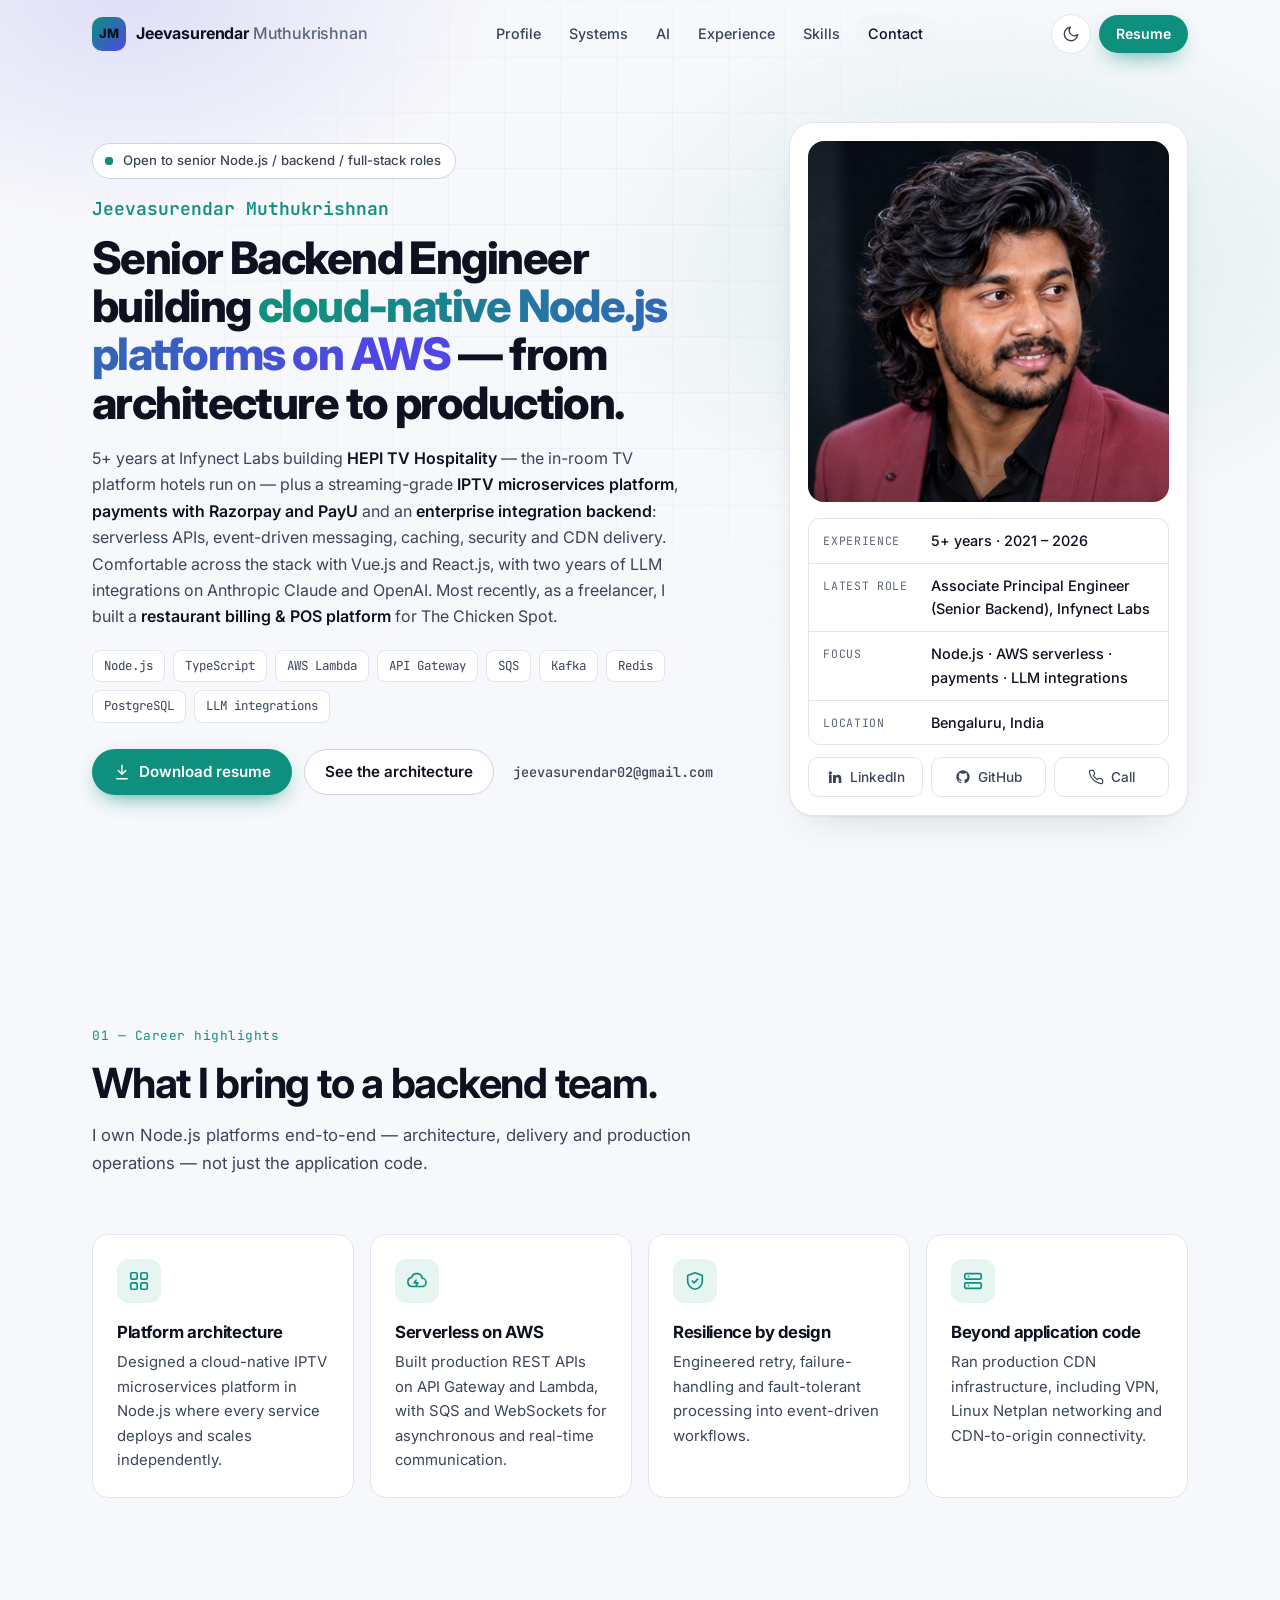
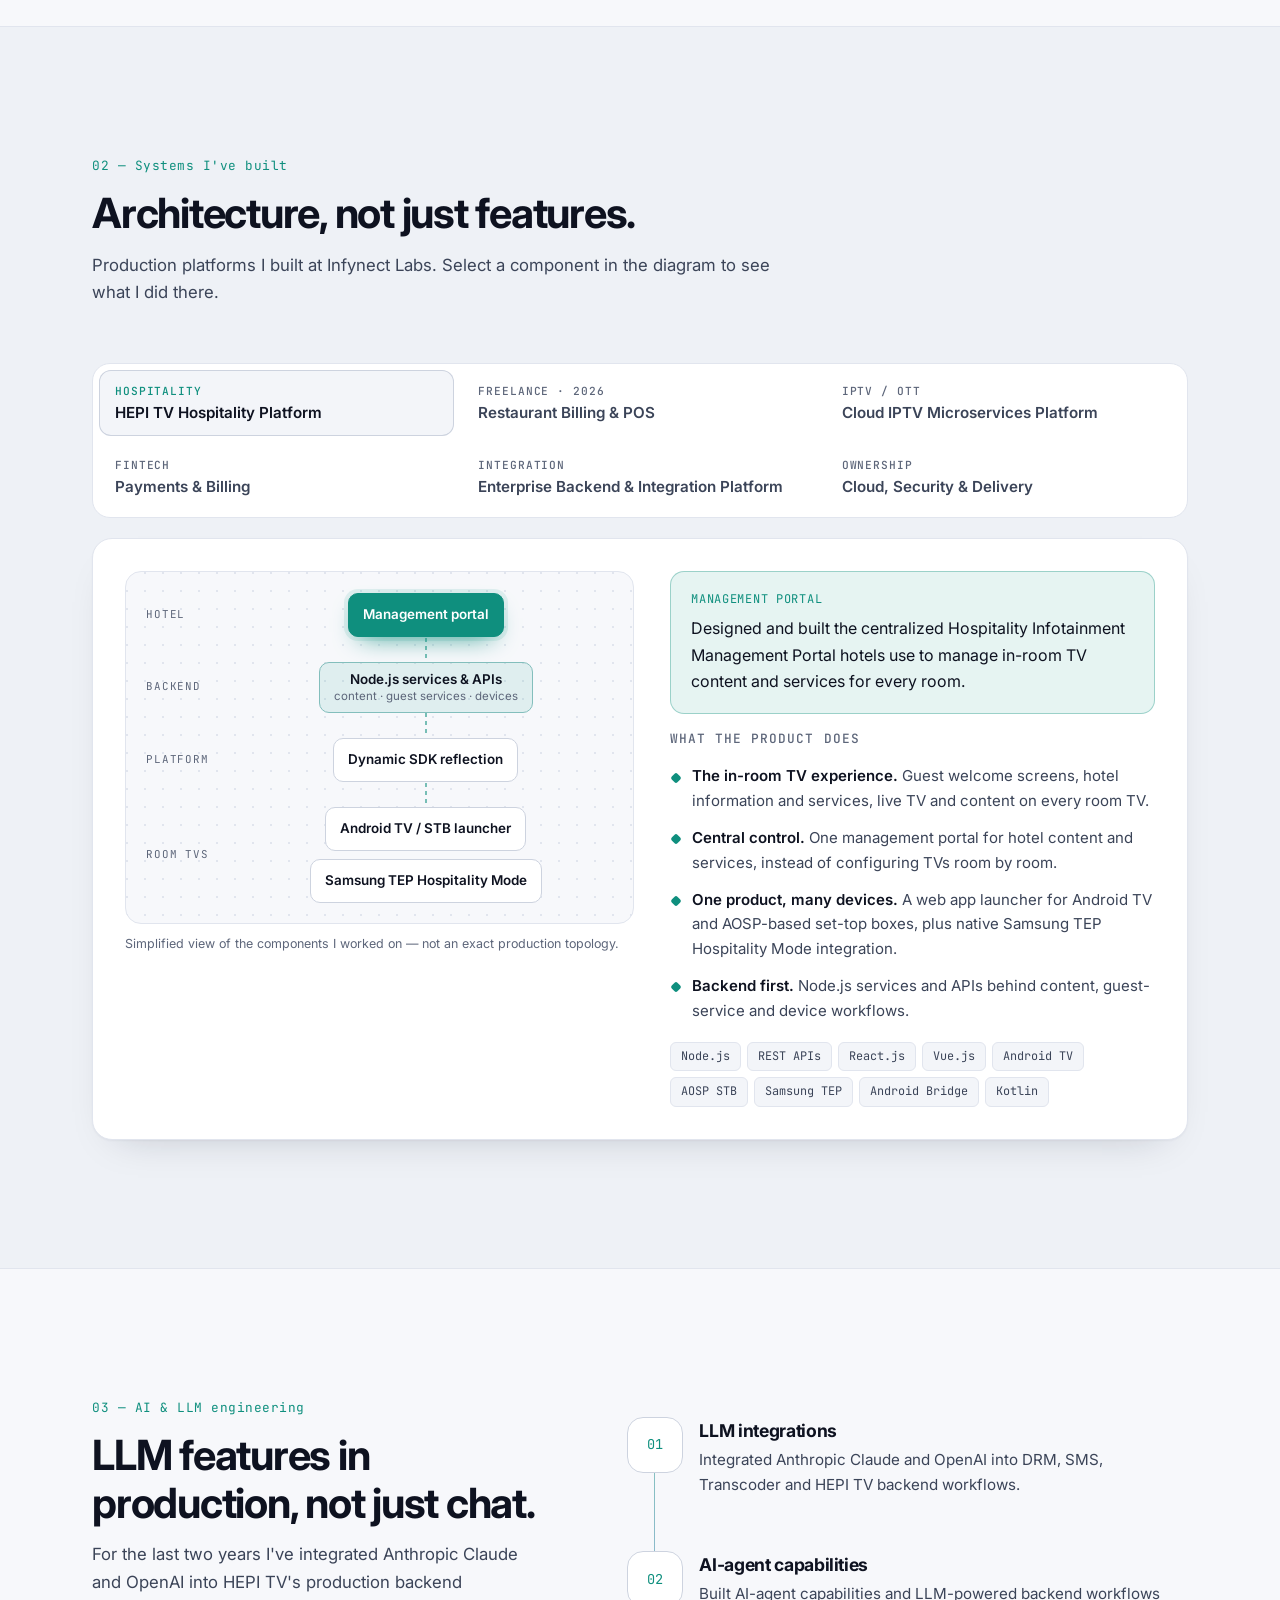
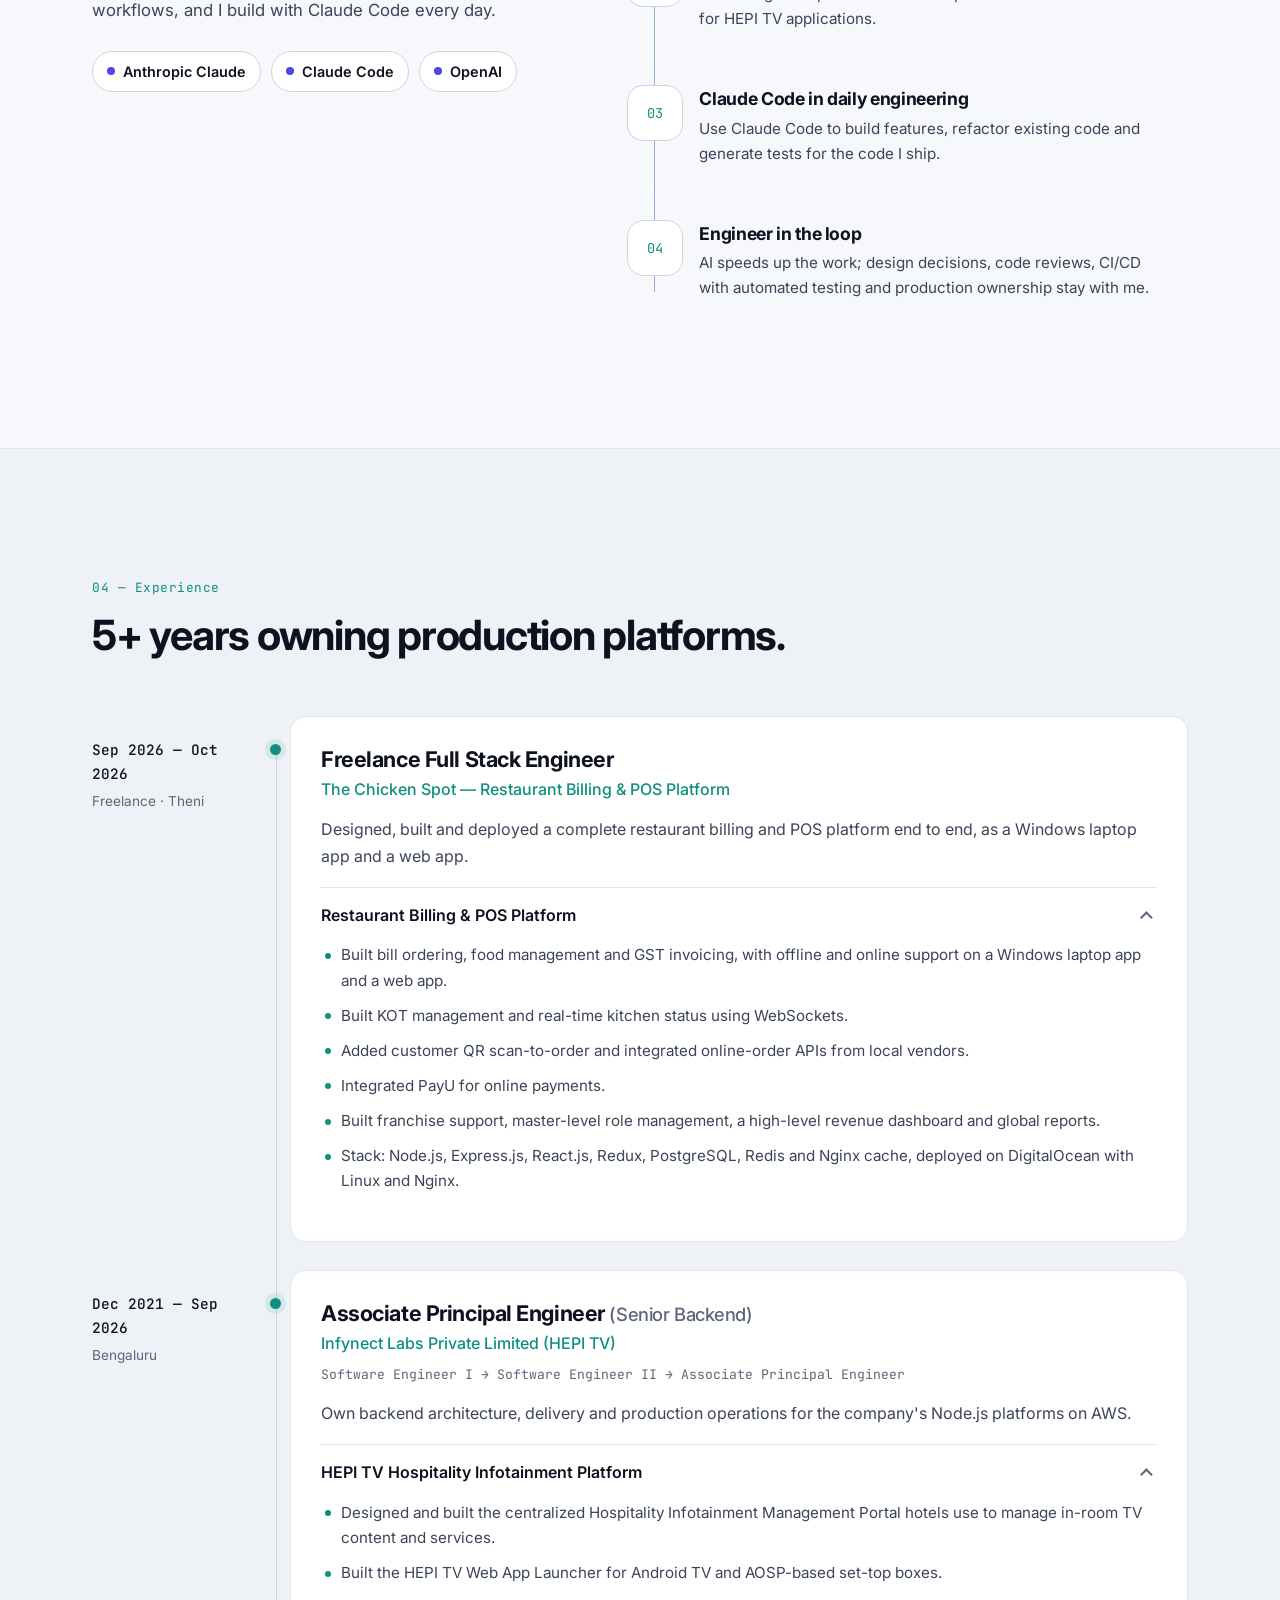
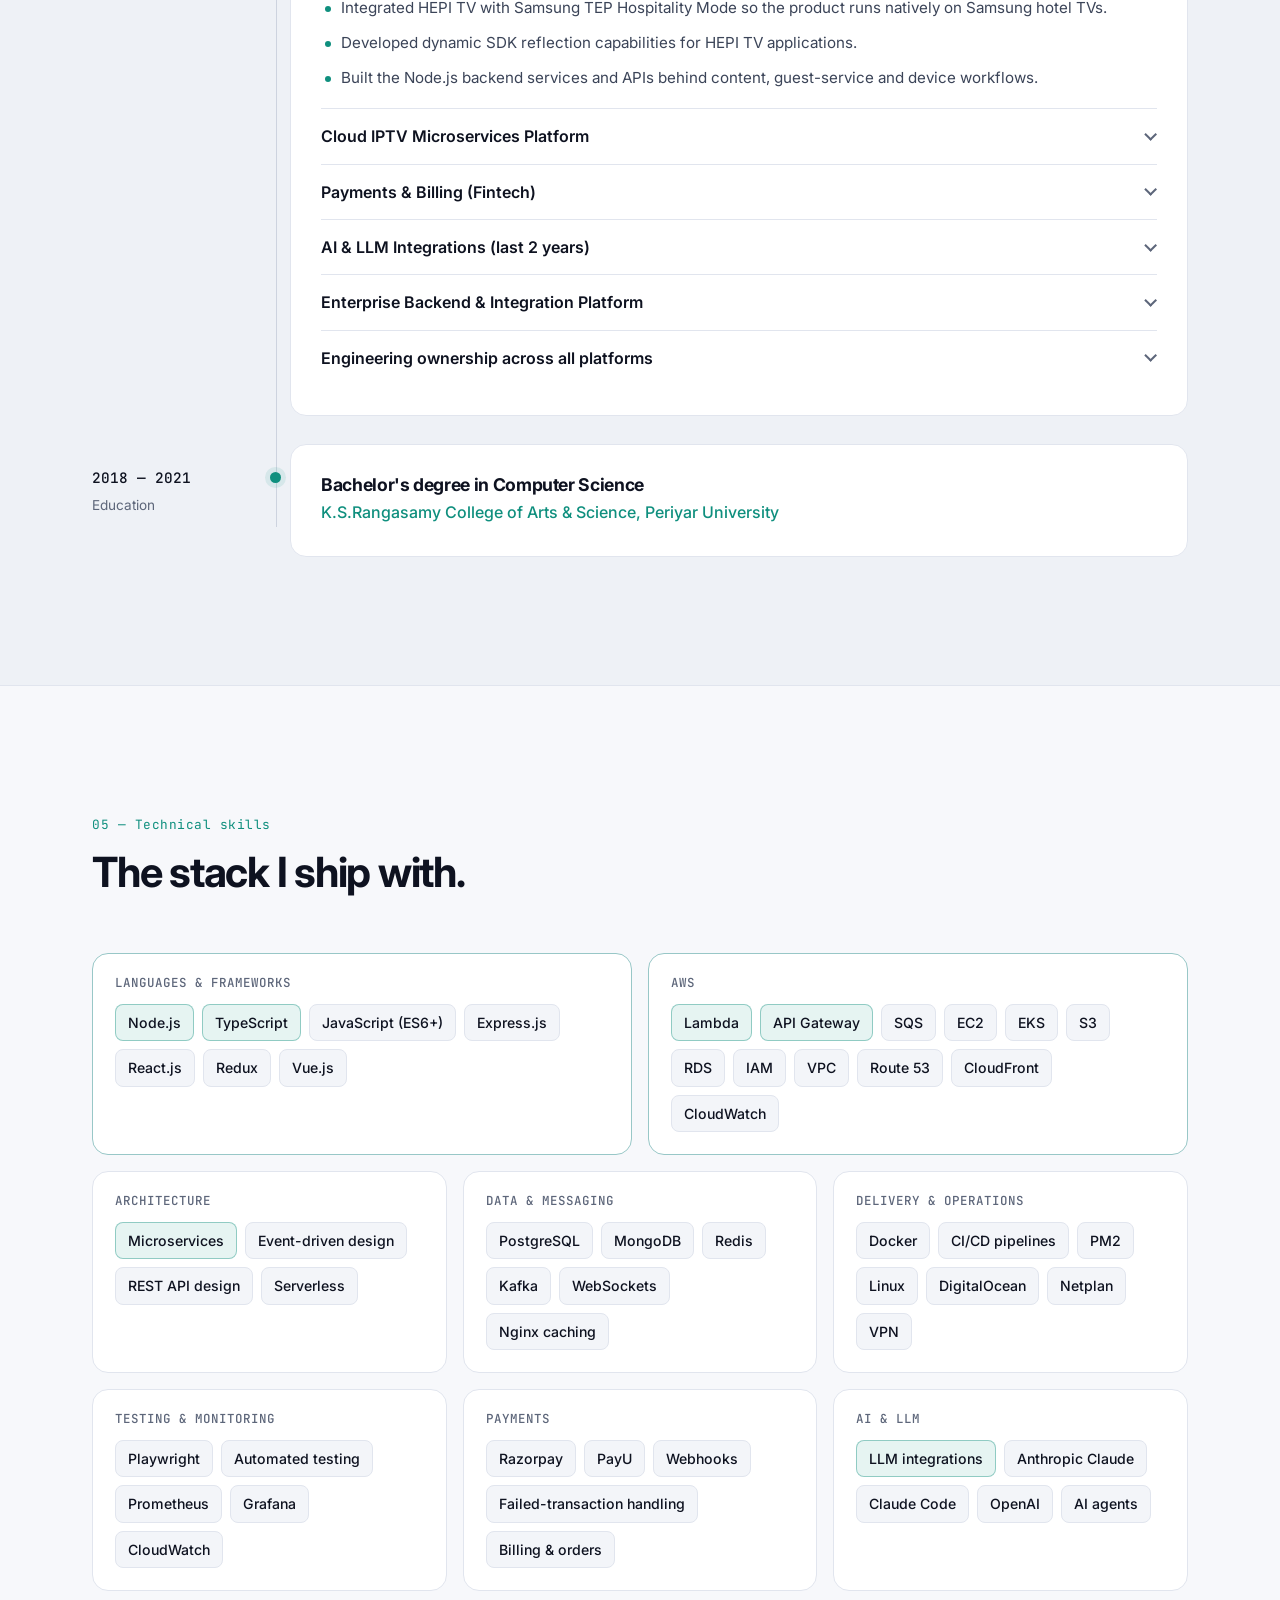
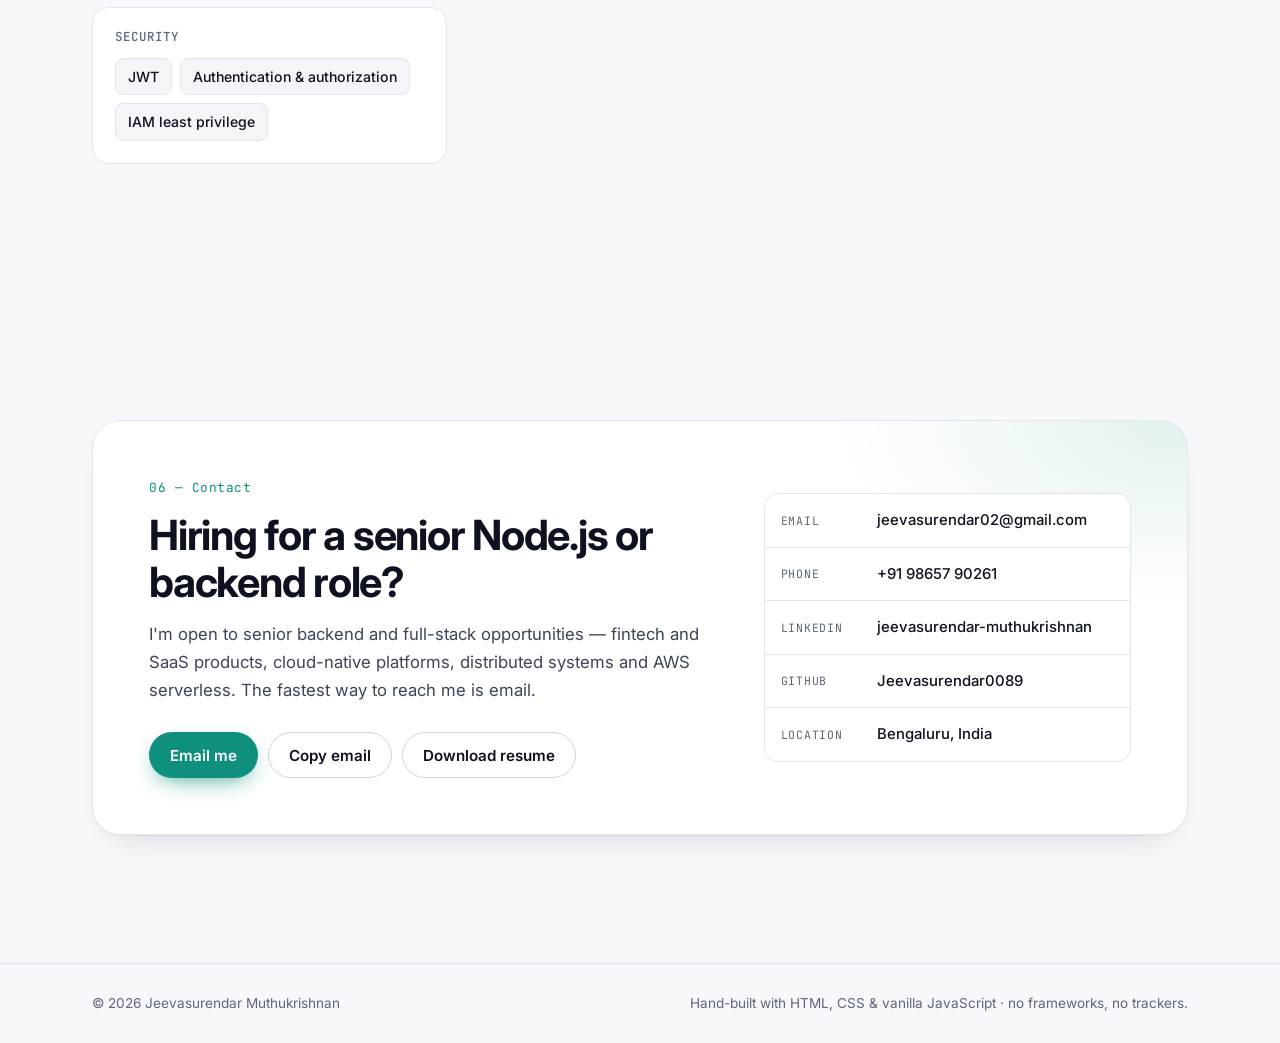
<file: index.html>
<!doctype html>
<html lang="en">
<head>
  <meta charset="utf-8">
  <meta name="viewport" content="width=device-width, initial-scale=1">
  <title>Jeevasurendar Muthukrishnan | Senior Backend Engineer · Node.js, AWS Serverless</title>
  <meta name="description" content="Senior Backend Engineer with 5+ years owning cloud-native Node.js platforms on AWS — HEPI TV Hospitality, IPTV microservices, restaurant billing & POS, payments (Razorpay, PayU), LLM integrations (Anthropic Claude, OpenAI), serverless APIs, event-driven messaging (SQS, Kafka), caching, security and CDN delivery. Based in Bengaluru.">
  <meta name="author" content="Jeevasurendar Muthukrishnan">
  <meta name="theme-color" content="#0b0d12">
  <meta name="color-scheme" content="dark light">
  <link rel="canonical" href="https://blue-disk-69ea.jeevasurendar02.workers.dev/">

  <meta property="og:type" content="profile">
  <meta property="og:url" content="https://blue-disk-69ea.jeevasurendar02.workers.dev/">
  <meta property="og:title" content="Jeevasurendar Muthukrishnan — Senior Backend Engineer (Node.js, AWS Serverless)">
  <meta property="og:description" content="5+ years owning cloud-native Node.js platforms on AWS: hotel TV (hospitality) platform, IPTV microservices, serverless APIs, event-driven systems and CDN delivery.">
  <meta property="og:image" content="https://blue-disk-69ea.jeevasurendar02.workers.dev/assets/images/og-image.jpg">
  <meta property="og:site_name" content="Jeevasurendar Muthukrishnan">
  <meta name="twitter:card" content="summary">

  <link rel="icon" href="assets/icons/favicon.svg" type="image/svg+xml">
  <link rel="preconnect" href="https://fonts.googleapis.com">
  <link rel="preconnect" href="https://fonts.gstatic.com" crossorigin>
  <link rel="stylesheet" href="https://fonts.googleapis.com/css2?family=Inter:wght@400;500;600;700;800&family=JetBrains+Mono:wght@400;500&display=swap">
  <link rel="preload" as="image" href="assets/images/jeevasurendar-420.jpg" imagesrcset="assets/images/jeevasurendar-420.jpg 420w, assets/images/jeevasurendar-720.jpg 720w" imagesizes="(max-width: 900px) 220px, 340px">
  <link rel="stylesheet" href="css/style.css">
  <link rel="stylesheet" href="css/responsive.css">

  <script>
    /* Apply saved theme before paint to avoid a flash. */
    (function () {
      var d = document.documentElement, t = null;
      try { t = localStorage.getItem("jeeva-portfolio-theme"); } catch (e) {}
      if (t === "light" || t === "dark") d.setAttribute("data-theme", t);
      d.classList.add("js");
    })();
  </script>

  <script type="application/ld+json">
  {
    "@context": "https://schema.org",
    "@type": "Person",
    "name": "Jeevasurendar Muthukrishnan",
    "jobTitle": "Senior Backend Engineer",
    "url": "https://blue-disk-69ea.jeevasurendar02.workers.dev/",
    "image": "https://blue-disk-69ea.jeevasurendar02.workers.dev/assets/images/jeevasurendar-720.jpg",
    "email": "mailto:jeevasurendar02@gmail.com",
    "address": { "@type": "PostalAddress", "addressLocality": "Bengaluru", "addressCountry": "IN" },
    "worksFor": { "@type": "Organization", "name": "Infynect Labs Private Limited" },
    "alumniOf": { "@type": "CollegeOrUniversity", "name": "K.S.Rangasamy College of Arts & Science, Periyar University" },
    "knowsAbout": ["Node.js", "TypeScript", "AWS Lambda", "API Gateway", "SQS", "Kafka", "Microservices", "Event-driven architecture", "Serverless", "PostgreSQL", "MongoDB", "Redis", "IPTV", "Hospitality Infotainment", "Payments", "Razorpay", "PayU", "LLM integration", "Anthropic Claude", "Claude Code", "OpenAI", "CDN", "Restaurant POS", "GST invoicing", "WebSockets", "Redux", "DigitalOcean", "Docker", "CI/CD", "Playwright", "Prometheus", "Grafana", "Vue.js", "React.js"],
    "sameAs": [
      "https://www.linkedin.com/in/jeevasurendar-muthukrishnan-aa4934222/",
      "https://github.com/Jeevasurendar0089"
    ]
  }
  </script>
</head>
<body>
  <a class="skip-link" href="#main-content">Skip to content</a>

  <header class="site-header" id="siteHeader">
    <nav class="navbar container" aria-label="Primary">
      <a href="#home" class="brand" aria-label="Jeevasurendar Muthukrishnan, back to top">
        <span class="brand-mark" aria-hidden="true">JM</span>
        <span class="brand-name">Jeevasurendar<span class="brand-dim"> Muthukrishnan</span></span>
      </a>

      <div class="nav-links" id="navLinks">
        <a href="#about">Profile</a>
        <a href="#projects">Systems</a>
        <a href="#ai">AI</a>
        <a href="#experience">Experience</a>
        <a href="#skills">Skills</a>
        <a href="#contact">Contact</a>
      </div>

      <div class="nav-actions">
        <button class="icon-btn" id="themeToggle" type="button" aria-label="Switch to light theme">
          <svg class="i-sun" viewBox="0 0 24 24" aria-hidden="true"><circle cx="12" cy="12" r="4"/><path d="M12 2v2M12 20v2M4.9 4.9l1.4 1.4M17.7 17.7l1.4 1.4M2 12h2M20 12h2M4.9 19.1l1.4-1.4M17.7 6.3l1.4-1.4"/></svg>
          <svg class="i-moon" viewBox="0 0 24 24" aria-hidden="true"><path d="M21 12.8A9 9 0 1 1 11.2 3a7 7 0 0 0 9.8 9.8z"/></svg>
        </button>
        <a class="btn btn-primary btn-sm nav-resume" href="assets/resume/Jeevasurendar_Muthukrishnan_Resume.pdf" download>Resume</a>
        <button class="icon-btn menu-toggle" id="menuToggle" type="button" aria-label="Open navigation menu" aria-expanded="false" aria-controls="navLinks">
          <svg viewBox="0 0 24 24" aria-hidden="true"><path d="M4 7h16M4 12h16M4 17h16"/></svg>
        </button>
      </div>
    </nav>
    <div class="scroll-progress" id="scrollProgress" aria-hidden="true"></div>
  </header>

  <main id="main-content">
    <!-- ============ HERO ============ -->
    <section id="home" class="hero" aria-labelledby="hero-title">
      <div class="hero-bg" aria-hidden="true"></div>
      <div class="container hero-grid">
        <div class="hero-copy">
          <p class="status-pill"><span class="pulse" aria-hidden="true"></span> Open to senior Node.js / backend / full-stack roles</p>
          <h1 id="hero-title">
            <span class="hero-name">Jeevasurendar Muthukrishnan</span>
            <span class="hero-role">Senior Backend Engineer building <em>cloud-native Node.js platforms on AWS</em> — from architecture to production.</span>
          </h1>
          <p class="hero-lede">5+ years at Infynect Labs building <strong>HEPI TV Hospitality</strong> — the in-room TV platform hotels run on — plus a streaming-grade <strong>IPTV microservices platform</strong>, <strong>payments with Razorpay and PayU</strong> and an <strong>enterprise integration backend</strong>: serverless APIs, event-driven messaging, caching, security and CDN delivery. Comfortable across the stack with Vue.js and React.js, with two years of LLM integrations on Anthropic Claude and OpenAI. Most recently, as a freelancer, I built a <strong>restaurant billing &amp; POS platform</strong> for The Chicken Spot.</p>

          <ul class="hero-stack" aria-label="Core stack">
            <li>Node.js</li><li>TypeScript</li><li>AWS Lambda</li><li>API Gateway</li><li>SQS</li><li>Kafka</li><li>Redis</li><li>PostgreSQL</li><li>LLM integrations</li>
          </ul>

          <div class="hero-actions">
            <a href="assets/resume/Jeevasurendar_Muthukrishnan_Resume.pdf" class="btn btn-primary" download>
              <svg viewBox="0 0 24 24" aria-hidden="true"><path d="M12 3v12m0 0-5-5m5 5 5-5M5 21h14"/></svg>
              Download resume
            </a>
            <a href="#projects" class="btn btn-ghost">See the architecture</a>
            <a href="mailto:jeevasurendar02@gmail.com" class="btn btn-link">jeevasurendar02@gmail.com</a>
          </div>
        </div>

        <aside class="hero-card" aria-label="Recruiter snapshot">
          <div class="portrait">
            <img src="assets/images/jeevasurendar-420.jpg"
                 srcset="assets/images/jeevasurendar-420.jpg 420w, assets/images/jeevasurendar-720.jpg 720w"
                 sizes="(max-width: 900px) 220px, 340px"
                 width="420" height="420" alt="Portrait of Jeevasurendar Muthukrishnan" fetchpriority="high">
          </div>
          <dl class="snapshot">
            <div><dt>Experience</dt><dd>5+ years · 2021 – 2026</dd></div>
            <div><dt>Latest role</dt><dd>Associate Principal Engineer (Senior Backend), Infynect Labs</dd></div>
            <div><dt>Focus</dt><dd>Node.js · AWS serverless · payments · LLM integrations</dd></div>
            <div><dt>Location</dt><dd>Bengaluru, India</dd></div>
          </dl>
          <div class="snapshot-links">
            <a href="https://www.linkedin.com/in/jeevasurendar-muthukrishnan-aa4934222/" target="_blank" rel="noopener noreferrer" aria-label="LinkedIn profile (opens in new tab)">
              <svg viewBox="0 0 24 24" aria-hidden="true" class="fill"><path d="M4.98 3.5a2.5 2.5 0 1 1 0 5 2.5 2.5 0 0 1 0-5zM3 9h4v12H3zM9 9h3.8v1.7h.1c.5-1 1.8-2 3.8-2 4 0 4.8 2.6 4.8 6V21h-4v-5.6c0-1.3 0-3-1.9-3s-2.2 1.5-2.2 2.9V21H9z"/></svg>LinkedIn</a>
            <a href="https://github.com/Jeevasurendar0089" target="_blank" rel="noopener noreferrer" aria-label="GitHub profile (opens in new tab)">
              <svg viewBox="0 0 24 24" aria-hidden="true" class="fill"><path d="M12 2a10 10 0 0 0-3.2 19.5c.5.1.7-.2.7-.5v-1.7c-2.8.6-3.4-1.3-3.4-1.3-.5-1.2-1.1-1.5-1.1-1.5-.9-.6.1-.6.1-.6 1 .1 1.5 1 1.5 1 .9 1.6 2.4 1.1 3 .9.1-.7.4-1.1.6-1.4-2.2-.3-4.6-1.1-4.6-5 0-1.1.4-2 1-2.7-.1-.3-.4-1.3.1-2.7 0 0 .8-.3 2.8 1a9.6 9.6 0 0 1 5 0c1.9-1.3 2.8-1 2.8-1 .5 1.4.2 2.4.1 2.7.6.7 1 1.6 1 2.7 0 3.9-2.4 4.7-4.6 5 .4.3.7.9.7 1.9V21c0 .3.2.6.7.5A10 10 0 0 0 12 2z"/></svg>GitHub</a>
            <a href="tel:+919865790261" aria-label="Call +91 98657 90261">
              <svg viewBox="0 0 24 24" aria-hidden="true"><path d="M22 16.9v3a2 2 0 0 1-2.2 2 19.8 19.8 0 0 1-8.6-3.1 19.5 19.5 0 0 1-6-6A19.8 19.8 0 0 1 2.1 4.2 2 2 0 0 1 4.1 2h3a2 2 0 0 1 2 1.7c.1.9.4 1.8.7 2.7a2 2 0 0 1-.5 2.1L8 9.8a16 16 0 0 0 6 6l1.3-1.3a2 2 0 0 1 2.1-.4c.9.3 1.8.6 2.7.7a2 2 0 0 1 1.7 2z"/></svg>Call</a>
          </div>
        </aside>
      </div>
    </section>

    <!-- ============ PROFILE / HIGHLIGHTS ============ -->
    <section id="about" class="section" aria-labelledby="about-title">
      <div class="container">
        <div class="section-head reveal">
          <p class="eyebrow">01 — Career highlights</p>
          <h2 id="about-title">What I bring to a backend team.</h2>
          <p class="section-sub">I own Node.js platforms end-to-end — architecture, delivery and production operations — not just the application code.</p>
        </div>

        <div class="highlights">
          <article class="hl-card reveal">
            <div class="hl-icon" aria-hidden="true"><svg viewBox="0 0 24 24"><rect x="3" y="3" width="7" height="7" rx="1.5"/><rect x="14" y="3" width="7" height="7" rx="1.5"/><rect x="3" y="14" width="7" height="7" rx="1.5"/><rect x="14" y="14" width="7" height="7" rx="1.5"/></svg></div>
            <h3>Platform architecture</h3>
            <p>Designed a cloud-native IPTV microservices platform in Node.js where every service deploys and scales independently.</p>
          </article>
          <article class="hl-card reveal">
            <div class="hl-icon" aria-hidden="true"><svg viewBox="0 0 24 24"><path d="M7 18a5 5 0 0 1-.9-9.9A6 6 0 0 1 17.7 9 4.5 4.5 0 0 1 17 18z"/><path d="m11 11-2 3h4l-2 3"/></svg></div>
            <h3>Serverless on AWS</h3>
            <p>Built production REST APIs on API Gateway and Lambda, with SQS and WebSockets for asynchronous and real-time communication.</p>
          </article>
          <article class="hl-card reveal">
            <div class="hl-icon" aria-hidden="true"><svg viewBox="0 0 24 24"><path d="M12 3 4 6v6c0 4.5 3.4 8.3 8 9 4.6-.7 8-4.5 8-9V6z"/><path d="m9 12 2 2 4-4"/></svg></div>
            <h3>Resilience by design</h3>
            <p>Engineered retry, failure-handling and fault-tolerant processing into event-driven workflows.</p>
          </article>
          <article class="hl-card reveal">
            <div class="hl-icon" aria-hidden="true"><svg viewBox="0 0 24 24"><rect x="3" y="4" width="18" height="6" rx="1.5"/><rect x="3" y="14" width="18" height="6" rx="1.5"/><path d="M7 7h.01M7 17h.01"/></svg></div>
            <h3>Beyond application code</h3>
            <p>Ran production CDN infrastructure, including VPN, Linux Netplan networking and CDN-to-origin connectivity.</p>
          </article>
        </div>
      </div>
    </section>

    <!-- ============ SYSTEMS / PROJECTS ============ -->
    <section id="projects" class="section section-alt" aria-labelledby="projects-title">
      <div class="container">
        <div class="section-head reveal">
          <p class="eyebrow">02 — Systems I've built</p>
          <h2 id="projects-title">Architecture, not just features.</h2>
          <p class="section-sub">Production platforms I built at Infynect Labs. Select a component in the diagram to see what I did there.</p>
        </div>

        <div class="tabs reveal" data-tabs>
          <div class="tablist" role="tablist" aria-label="Platforms">
            <button role="tab" id="tab-hosp" aria-controls="panel-hosp" aria-selected="true">
              <span class="tab-kicker">Hospitality</span>HEPI TV Hospitality Platform
            </button>
            <button role="tab" id="tab-pos" aria-controls="panel-pos" aria-selected="false" tabindex="-1">
              <span class="tab-kicker">Freelance · 2026</span>Restaurant Billing &amp; POS
            </button>
            <button role="tab" id="tab-iptv" aria-controls="panel-iptv" aria-selected="false" tabindex="-1">
              <span class="tab-kicker">IPTV / OTT</span>Cloud IPTV Microservices Platform
            </button>
            <button role="tab" id="tab-pay" aria-controls="panel-pay" aria-selected="false" tabindex="-1">
              <span class="tab-kicker">Fintech</span>Payments &amp; Billing
            </button>
            <button role="tab" id="tab-ent" aria-controls="panel-ent" aria-selected="false" tabindex="-1">
              <span class="tab-kicker">Integration</span>Enterprise Backend &amp; Integration Platform
            </button>
            <button role="tab" id="tab-ops" aria-controls="panel-ops" aria-selected="false" tabindex="-1">
              <span class="tab-kicker">Ownership</span>Cloud, Security &amp; Delivery
            </button>
          </div>

          <!-- Hospitality -->
          <div class="tabpanel" role="tabpanel" id="panel-hosp" aria-labelledby="tab-hosp" tabindex="0">
            <div class="case">
              <div class="case-diagram">
                <div class="diagram" data-diagram aria-label="Simplified architecture of the HEPI TV Hospitality platform">
                  <div class="d-row">
                    <span class="d-label">Hotel</span>
                    <button class="node" data-key="hportal" aria-pressed="true">Management portal</button>
                  </div>
                  <div class="d-link" aria-hidden="true"></div>
                  <div class="d-row">
                    <span class="d-label">Backend</span>
                    <button class="node node-core" data-key="hsvc" aria-pressed="false">Node.js services &amp; APIs <small>content · guest services · devices</small></button>
                  </div>
                  <div class="d-link" aria-hidden="true"></div>
                  <div class="d-row">
                    <span class="d-label">Platform</span>
                    <button class="node" data-key="hsdk" aria-pressed="false">Dynamic SDK reflection</button>
                  </div>
                  <div class="d-link" aria-hidden="true"></div>
                  <div class="d-row">
                    <span class="d-label">Room TVs</span>
                    <button class="node" data-key="hlaunch" aria-pressed="false">Android TV / STB launcher</button>
                    <button class="node" data-key="htep" aria-pressed="false">Samsung TEP Hospitality Mode</button>
                  </div>
                </div>
                <p class="diagram-note">Simplified view of the components I worked on — not an exact production topology.</p>
              </div>

              <div class="case-body">
                <div class="node-detail" aria-live="polite">
                  <p class="nd-kicker" data-detail-title>Management portal</p>
                  <p data-detail-text>Designed and built the centralized Hospitality Infotainment Management Portal hotels use to manage in-room TV content and services for every room.</p>
                </div>
                <h3 class="case-title">What the product does</h3>
                <ul class="decisions">
                  <li><strong>The in-room TV experience.</strong> Guest welcome screens, hotel information and services, live TV and content on every room TV.</li>
                  <li><strong>Central control.</strong> One management portal for hotel content and services, instead of configuring TVs room by room.</li>
                  <li><strong>One product, many devices.</strong> A web app launcher for Android TV and AOSP-based set-top boxes, plus native Samsung TEP Hospitality Mode integration.</li>
                  <li><strong>Backend first.</strong> Node.js services and APIs behind content, guest-service and device workflows.</li>
                </ul>
                <ul class="tags" aria-label="Technologies">
                  <li>Node.js</li><li>REST APIs</li><li>React.js</li><li>Vue.js</li><li>Android TV</li><li>AOSP STB</li><li>Samsung TEP</li><li>Android Bridge</li><li>Kotlin</li>
                </ul>
              </div>
            </div>
          </div>

          <!-- Restaurant POS (freelance) -->
          <div class="tabpanel" role="tabpanel" id="panel-pos" aria-labelledby="tab-pos" tabindex="0" hidden>
            <div class="case">
              <div class="case-diagram">
                <div class="diagram" data-diagram aria-label="Simplified architecture of the restaurant billing and POS platform">
                  <div class="d-row">
                    <span class="d-label">Channels</span>
                    <button class="node" data-key="bpos" aria-pressed="true">Windows POS app <small>offline + online</small></button>
                    <button class="node" data-key="bqr" aria-pressed="false">QR table ordering</button>
                    <button class="node" data-key="bvendor" aria-pressed="false">Online order vendors</button>
                  </div>
                  <div class="d-link" aria-hidden="true"></div>
                  <div class="d-row">
                    <span class="d-label">API</span>
                    <button class="node node-core" data-key="bapi" aria-pressed="false">Node.js / Express APIs <small>orders · billing · KOT</small></button>
                  </div>
                  <div class="d-link" aria-hidden="true"></div>
                  <div class="d-row">
                    <span class="d-label">Real time</span>
                    <button class="node" data-key="bws" aria-pressed="false">WebSockets · live kitchen status</button>
                  </div>
                  <div class="d-link" aria-hidden="true"></div>
                  <div class="d-row">
                    <span class="d-label">Billing</span>
                    <button class="node" data-key="bgst" aria-pressed="false">GST invoices</button>
                    <button class="node" data-key="bpayu" aria-pressed="false">PayU payments</button>
                  </div>
                  <div class="d-link" aria-hidden="true"></div>
                  <div class="d-row">
                    <span class="d-label">Owners</span>
                    <button class="node" data-key="bdash" aria-pressed="false">Revenue dashboard · reports</button>
                    <button class="node" data-key="broles" aria-pressed="false">Franchises · master roles</button>
                  </div>
                  <div class="d-link" aria-hidden="true"></div>
                  <div class="d-row">
                    <span class="d-label">Data &amp; ops</span>
                    <button class="node" data-key="bdata" aria-pressed="false">PostgreSQL · Redis · Nginx cache</button>
                    <button class="node" data-key="bdeploy" aria-pressed="false">DigitalOcean · Linux · Nginx</button>
                  </div>
                </div>
                <p class="diagram-note">Freelance project for The Chicken Spot, Theni · Sep – Oct 2026. Simplified view, not an exact production topology.</p>
              </div>

              <div class="case-body">
                <div class="node-detail" aria-live="polite">
                  <p class="nd-kicker" data-detail-title>Windows POS app · offline + online</p>
                  <p data-detail-text>Built the billing system as a Windows laptop application and a web application, with offline and online support so billing keeps running when the internet drops.</p>
                </div>
                <h3 class="case-title">What I built, end to end</h3>
                <ul class="decisions">
                  <li><strong>Billing that never stops.</strong> Windows laptop app and web app with offline and online support, covering bill orders, food management and GST invoices.</li>
                  <li><strong>Kitchen in real time.</strong> KOT management and live kitchen status over WebSockets.</li>
                  <li><strong>Every order channel.</strong> Customer QR scan-to-order, plus API integrations with local online-order vendors.</li>
                  <li><strong>Built for growth.</strong> Franchise support, master-level role management, a high-level revenue dashboard and global reports, with PayU for online payments.</li>
                </ul>
                <ul class="tags" aria-label="Technologies">
                  <li>Node.js</li><li>Express.js</li><li>React.js</li><li>Redux</li><li>PostgreSQL</li><li>Redis</li><li>Nginx cache</li><li>WebSockets</li><li>PayU</li><li>DigitalOcean</li><li>Linux</li>
                </ul>
              </div>
            </div>
          </div>

          <!-- IPTV -->
          <div class="tabpanel" role="tabpanel" id="panel-iptv" aria-labelledby="tab-iptv" tabindex="0" hidden>
            <div class="case">
              <div class="case-diagram">
                <div class="diagram" data-diagram aria-label="Simplified architecture of the Cloud IPTV platform">
                  <div class="d-row">
                    <span class="d-label">Edge</span>
                    <button class="node" data-key="cdn" aria-pressed="true">CDN</button>
                    <button class="node" data-key="nginx" aria-pressed="false">Nginx HTTP cache</button>
                  </div>
                  <div class="d-link" aria-hidden="true"></div>
                  <div class="d-row">
                    <span class="d-label">API</span>
                    <button class="node node-aws" data-key="apigw" aria-pressed="false">API Gateway</button>
                    <button class="node node-aws" data-key="lambda" aria-pressed="false">Lambda</button>
                  </div>
                  <div class="d-link" aria-hidden="true"></div>
                  <div class="d-row">
                    <span class="d-label">Services</span>
                    <button class="node node-core" data-key="svc" aria-pressed="false">Node.js microservices <small>independently deployable</small></button>
                  </div>
                  <div class="d-link" aria-hidden="true"></div>
                  <div class="d-row">
                    <span class="d-label">Messaging</span>
                    <button class="node node-aws" data-key="sqs" aria-pressed="false">SQS queues</button>
                    <button class="node" data-key="ws" aria-pressed="false">WebSocket channels</button>
                  </div>
                  <div class="d-link" aria-hidden="true"></div>
                  <div class="d-row">
                    <span class="d-label">Data &amp; ops</span>
                    <button class="node" data-key="redis" aria-pressed="false">Redis cache</button>
                    <button class="node" data-key="net" aria-pressed="false">VPN · Netplan · origin links</button>
                    <button class="node node-aws" data-key="ops" aria-pressed="false">CI/CD · CloudWatch</button>
                  </div>
                </div>
                <p class="diagram-note">Simplified view of the components I worked on — not an exact production topology.</p>
              </div>

              <div class="case-body">
                <div class="node-detail" aria-live="polite">
                  <p class="nd-kicker" data-detail-title>CDN</p>
                  <p data-detail-text>Operated the production CDN, configuring VPN, Linux Netplan networking and point-to-point links between CDN and origin servers.</p>
                </div>
                <h3 class="case-title">Key engineering decisions</h3>
                <ul class="decisions">
                  <li><strong>Independent services.</strong> Architected as independently deployable Node.js microservices, designed for scalability and fault tolerance.</li>
                  <li><strong>Serverless request path.</strong> API layer on API Gateway and Lambda, removing always-on servers from the request path.</li>
                  <li><strong>Failure isolation.</strong> SQS queues and WebSocket channels with retries and failure handling, so one failing service does not stall the rest.</li>
                  <li><strong>Two-tier caching.</strong> Redis for application data and Nginx for HTTP responses to cut repeat load on origin systems.</li>
                </ul>
                <ul class="tags" aria-label="Technologies">
                  <li>Node.js</li><li>Microservices</li><li>AWS Lambda</li><li>API Gateway</li><li>SQS</li><li>WebSockets</li><li>Redis</li><li>Nginx</li><li>CDN</li><li>CI/CD</li><li>CloudWatch</li><li>Linux</li><li>VPN</li>
                </ul>
              </div>
            </div>
          </div>

          <!-- Payments -->
          <div class="tabpanel" role="tabpanel" id="panel-pay" aria-labelledby="tab-pay" tabindex="0" hidden>
            <div class="case">
              <div class="case-diagram">
                <div class="diagram" data-diagram aria-label="Simplified architecture of payments and billing">
                  <div class="d-row">
                    <span class="d-label">Customers</span>
                    <button class="node" data-key="pflows" aria-pressed="true">Recharges · STB orders · food orders</button>
                  </div>
                  <div class="d-link" aria-hidden="true"></div>
                  <div class="d-row">
                    <span class="d-label">API</span>
                    <button class="node node-core" data-key="porder" aria-pressed="false">Order &amp; billing APIs <small>Node.js</small></button>
                  </div>
                  <div class="d-link" aria-hidden="true"></div>
                  <div class="d-row">
                    <span class="d-label">Gateways</span>
                    <button class="node" data-key="przp" aria-pressed="false">Razorpay</button>
                    <button class="node" data-key="ppayu" aria-pressed="false">PayU</button>
                  </div>
                  <div class="d-link" aria-hidden="true"></div>
                  <div class="d-row">
                    <span class="d-label">Events</span>
                    <button class="node" data-key="pwh" aria-pressed="false">Webhook management</button>
                  </div>
                  <div class="d-link" aria-hidden="true"></div>
                  <div class="d-row">
                    <span class="d-label">Reliability</span>
                    <button class="node" data-key="pqueue" aria-pressed="false">Queues · failed-transaction handling</button>
                  </div>
                </div>
                <p class="diagram-note">Simplified view of the components I worked on — not an exact production topology.</p>
              </div>

              <div class="case-body">
                <div class="node-detail" aria-live="polite">
                  <p class="nd-kicker" data-detail-title>Recharges · STB orders · food orders</p>
                  <p data-detail-text>Payment flows across HEPI TV and IPTV: TV recharges, buying new set-top boxes, in-room food orders paid directly by guests, and operator and customer self-recharge of subscriptions and individual channels.</p>
                </div>
                <h3 class="case-title">What I handled</h3>
                <ul class="decisions">
                  <li><strong>Real payment flows.</strong> HEPI TV recharge, new STB purchases and direct guest payments for food orders.</li>
                  <li><strong>Self-service recharge.</strong> IPTV operator recharge, and customer self-recharge of subscriptions and individual channels.</li>
                  <li><strong>Gateway integration.</strong> Razorpay (Node.js SDK and REST APIs) and PayU for billing and e-commerce order handling.</li>
                  <li><strong>When payments go wrong.</strong> Webhook management, error and failed-transaction handling, and queue management for reliable processing.</li>
                </ul>
                <ul class="tags" aria-label="Technologies">
                  <li>Node.js</li><li>Razorpay</li><li>PayU</li><li>REST APIs</li><li>Webhooks</li><li>Queues</li><li>Billing</li><li>E-commerce orders</li>
                </ul>
              </div>
            </div>
          </div>

          <!-- Enterprise -->
          <div class="tabpanel" role="tabpanel" id="panel-ent" aria-labelledby="tab-ent" tabindex="0" hidden>
            <div class="case">
              <div class="case-diagram">
                <div class="diagram" data-diagram aria-label="Simplified architecture of the enterprise integration platform">
                  <div class="d-row">
                    <span class="d-label">Systems</span>
                    <button class="node" data-key="ext" aria-pressed="true">Internal &amp; third-party systems</button>
                  </div>
                  <div class="d-link" aria-hidden="true"></div>
                  <div class="d-row">
                    <span class="d-label">API</span>
                    <button class="node" data-key="rest" aria-pressed="false">REST APIs</button>
                    <button class="node" data-key="auth" aria-pressed="false">JWT · role-based auth</button>
                  </div>
                  <div class="d-link" aria-hidden="true"></div>
                  <div class="d-row">
                    <span class="d-label">Services</span>
                    <button class="node node-core" data-key="express" aria-pressed="false">Node.js / Express.js microservices</button>
                  </div>
                  <div class="d-link" aria-hidden="true"></div>
                  <div class="d-row">
                    <span class="d-label">Events</span>
                    <button class="node node-core" data-key="kafka" aria-pressed="false">Kafka event bus</button>
                  </div>
                  <div class="d-link" aria-hidden="true"></div>
                  <div class="d-row">
                    <span class="d-label">Data</span>
                    <button class="node" data-key="pg" aria-pressed="false">PostgreSQL</button>
                    <button class="node" data-key="mongo" aria-pressed="false">MongoDB</button>
                  </div>
                </div>
                <p class="diagram-note">Simplified view of the components I worked on — not an exact production topology.</p>
              </div>

              <div class="case-body">
                <div class="node-detail" aria-live="polite">
                  <p class="nd-kicker" data-detail-title>Internal &amp; third-party systems</p>
                  <p data-detail-text>Built Node.js and Express.js microservices that connect internal and third-party systems through REST APIs.</p>
                </div>
                <h3 class="case-title">Key engineering decisions</h3>
                <ul class="decisions">
                  <li><strong>Events over direct calls.</strong> Introduced Kafka for event-driven communication, replacing direct service-to-service dependencies.</li>
                  <li><strong>Data layer that performs.</strong> Designed PostgreSQL persistence and optimized slow queries to improve API performance.</li>
                  <li><strong>Secure by default.</strong> Every API secured with JWT-based authentication and role-based authorization.</li>
                </ul>
                <ul class="tags" aria-label="Technologies">
                  <li>Node.js</li><li>Express.js</li><li>REST APIs</li><li>Kafka</li><li>PostgreSQL</li><li>MongoDB</li><li>Event-driven architecture</li><li>JWT</li><li>RBAC</li><li>Query optimization</li>
                </ul>
              </div>
            </div>
          </div>

          <!-- Ownership -->
          <div class="tabpanel" role="tabpanel" id="panel-ops" aria-labelledby="tab-ops" tabindex="0" hidden>
            <div class="case">
              <div class="case-diagram">
                <div class="diagram" data-diagram aria-label="Areas of engineering ownership across all platforms">
                  <div class="d-row">
                    <span class="d-label">Security</span>
                    <button class="node node-aws" data-key="iam" aria-pressed="true">IAM · VPC · Security groups</button>
                  </div>
                  <div class="d-link" aria-hidden="true"></div>
                  <div class="d-row">
                    <span class="d-label">Compute</span>
                    <button class="node node-aws" data-key="deploy" aria-pressed="false">EC2 · Lambda · S3 · RDS · API Gateway</button>
                  </div>
                  <div class="d-link" aria-hidden="true"></div>
                  <div class="d-row">
                    <span class="d-label">Runtime</span>
                    <button class="node node-core" data-key="docker" aria-pressed="false">Docker</button>
                    <button class="node node-core" data-key="pm2" aria-pressed="false">PM2</button>
                  </div>
                  <div class="d-link" aria-hidden="true"></div>
                  <div class="d-row">
                    <span class="d-label">Delivery</span>
                    <button class="node" data-key="cicd" aria-pressed="false">CI/CD + automated tests</button>
                    <button class="node" data-key="perf" aria-pressed="false">Performance tuning</button>
                    <button class="node" data-key="review" aria-pressed="false">Code reviews</button>
                  </div>
                  <div class="d-link" aria-hidden="true"></div>
                  <div class="d-row">
                    <span class="d-label">Quality &amp; ops</span>
                    <button class="node" data-key="playwright" aria-pressed="false">Playwright tests</button>
                    <button class="node node-core" data-key="monitor" aria-pressed="false">Prometheus · Grafana</button>
                  </div>
                </div>
                <p class="diagram-note">Responsibilities I carried across all platforms.</p>
              </div>

              <div class="case-body">
                <div class="node-detail" aria-live="polite">
                  <p class="nd-kicker" data-detail-title>IAM · VPC · Security groups</p>
                  <p data-detail-text>Locked down AWS environments with IAM, VPC and security groups on least-privilege principles.</p>
                </div>
                <h3 class="case-title">What ownership meant</h3>
                <ul class="decisions">
                  <li><strong>Architecture trade-offs.</strong> Designed AWS architectures for availability, resiliency, performance and cost optimization.</li>
                  <li><strong>Consistent environments.</strong> Containerized backend services with Docker and ran them under PM2 across development and production.</li>
                  <li><strong>Safe delivery.</strong> CI/CD pipelines with automated testing, including Playwright end-to-end tests, for builds and deployments.</li>
                  <li><strong>Observability.</strong> Monitored services with Prometheus metrics and Grafana dashboards.</li>
                  <li><strong>Performance.</strong> Analysed and optimized backend APIs and database operations.</li>
                </ul>
                <ul class="tags" aria-label="Technologies">
                  <li>EC2</li><li>S3</li><li>RDS</li><li>IAM</li><li>VPC</li><li>Security Groups</li><li>Docker</li><li>PM2</li><li>CI/CD</li><li>Playwright</li><li>Prometheus</li><li>Grafana</li><li>CloudWatch</li>
                </ul>
              </div>
            </div>
          </div>
        </div>
      </div>
    </section>

    <!-- ============ AI ============ -->
    <section id="ai" class="section" aria-labelledby="ai-title">
      <div class="container ai-grid">
        <div class="section-head reveal">
          <p class="eyebrow">03 — AI &amp; LLM engineering</p>
          <h2 id="ai-title">LLM features in production, not just chat.</h2>
          <p class="section-sub">For the last two years I've integrated Anthropic Claude and OpenAI into HEPI TV's production backend workflows, and I build with Claude Code every day.</p>
          <div class="ai-models">
            <span class="model">Anthropic Claude</span>
            <span class="model">Claude Code</span>
            <span class="model">OpenAI</span>
          </div>
        </div>

        <ol class="ai-flow">
          <li class="ai-step reveal">
            <span class="ai-num" aria-hidden="true">01</span>
            <div><h3>LLM integrations</h3><p>Integrated Anthropic Claude and OpenAI into DRM, SMS, Transcoder and HEPI TV backend workflows.</p></div>
          </li>
          <li class="ai-step reveal">
            <span class="ai-num" aria-hidden="true">02</span>
            <div><h3>AI-agent capabilities</h3><p>Built AI-agent capabilities and LLM-powered backend workflows for HEPI TV applications.</p></div>
          </li>
          <li class="ai-step reveal">
            <span class="ai-num" aria-hidden="true">03</span>
            <div><h3>Claude Code in daily engineering</h3><p>Use Claude Code to build features, refactor existing code and generate tests for the code I ship.</p></div>
          </li>
          <li class="ai-step reveal">
            <span class="ai-num" aria-hidden="true">04</span>
            <div><h3>Engineer in the loop</h3><p>AI speeds up the work; design decisions, code reviews, CI/CD with automated testing and production ownership stay with me.</p></div>
          </li>
        </ol>
      </div>
    </section>

    <!-- ============ EXPERIENCE ============ -->
    <section id="experience" class="section section-alt" aria-labelledby="experience-title">
      <div class="container">
        <div class="section-head reveal">
          <p class="eyebrow">04 — Experience</p>
          <h2 id="experience-title">5+ years owning production platforms.</h2>
        </div>

        <div class="timeline">
          <article class="tl-item reveal">
            <div class="tl-meta">
              <span class="tl-date">Sep 2026 — Oct 2026</span>
              <span class="tl-place">Freelance · Theni</span>
            </div>
            <div class="tl-card">
              <header class="tl-head">
                <div>
                  <h3>Freelance Full Stack Engineer</h3>
                  <p class="tl-company">The Chicken Spot — Restaurant Billing &amp; POS Platform</p>
                </div>
              </header>
              <p class="tl-summary">Designed, built and deployed a complete restaurant billing and POS platform end to end, as a Windows laptop app and a web app.</p>
              <details class="tl-track" open>
                <summary>Restaurant Billing &amp; POS Platform</summary>
                <ul>
                  <li>Built bill ordering, food management and GST invoicing, with offline and online support on a Windows laptop app and a web app.</li>
                  <li>Built KOT management and real-time kitchen status using WebSockets.</li>
                  <li>Added customer QR scan-to-order and integrated online-order APIs from local vendors.</li>
                  <li>Integrated PayU for online payments.</li>
                  <li>Built franchise support, master-level role management, a high-level revenue dashboard and global reports.</li>
                  <li>Stack: Node.js, Express.js, React.js, Redux, PostgreSQL, Redis and Nginx cache, deployed on DigitalOcean with Linux and Nginx.</li>
                </ul>
              </details>
            </div>
          </article>

          <article class="tl-item reveal">
            <div class="tl-meta">
              <span class="tl-date">Dec 2021 — Sep 2026</span>
              <span class="tl-place">Bengaluru</span>
            </div>
            <div class="tl-card">
              <header class="tl-head">
                <div>
                  <h3>Associate Principal Engineer <span class="tl-aka">(Senior Backend)</span></h3>
                  <p class="tl-company">Infynect Labs Private Limited (HEPI TV)</p>
                  <p class="tl-path">Software Engineer I <span aria-hidden="true">→</span> Software Engineer II <span aria-hidden="true">→</span> Associate Principal Engineer</p>
                </div>
              </header>
              <p class="tl-summary">Own backend architecture, delivery and production operations for the company's Node.js platforms on AWS.</p>

              <details class="tl-track" open>
                <summary>HEPI TV Hospitality Infotainment Platform</summary>
                <ul>
                  <li>Designed and built the centralized Hospitality Infotainment Management Portal hotels use to manage in-room TV content and services.</li>
                  <li>Built the HEPI TV Web App Launcher for Android TV and AOSP-based set-top boxes.</li>
                  <li>Integrated HEPI TV with Samsung TEP Hospitality Mode so the product runs natively on Samsung hotel TVs.</li>
                  <li>Developed dynamic SDK reflection capabilities for HEPI TV applications.</li>
                  <li>Built the Node.js backend services and APIs behind content, guest-service and device workflows.</li>
                </ul>
              </details>
              <details class="tl-track">
                <summary>Cloud IPTV Microservices Platform</summary>
                <ul>
                  <li>Architected the platform as independently deployable Node.js microservices, designed for scalability and fault tolerance.</li>
                  <li>Delivered the API layer on API Gateway and Lambda, removing always-on servers from the request path.</li>
                  <li>Decoupled services with SQS queues and WebSocket channels, with retries and failure handling so that one failing service does not stall the rest.</li>
                  <li>Cut repeat load on origin systems with a two-tier cache: Redis for application data and Nginx for HTTP responses.</li>
                  <li>Operated the production CDN, configuring VPN, Linux Netplan networking and point-to-point links between CDN and origin servers.</li>
                  <li>Automated builds and deployments through CI/CD, and added CloudWatch monitoring for operational visibility.</li>
                </ul>
              </details>
              <details class="tl-track">
                <summary>Payments &amp; Billing (Fintech)</summary>
                <ul>
                  <li>Built payment flows for HEPI TV recharge, new set-top box purchases and direct guest payments for in-room food orders.</li>
                  <li>Built IPTV operator recharge and customer self-recharge of subscriptions and individual channels.</li>
                  <li>Integrated Razorpay (Node.js SDK and REST APIs) and PayU for billing software and e-commerce order handling.</li>
                  <li>Managed payment webhooks, handled error and failed transactions, and used queues for reliable payment processing.</li>
                </ul>
              </details>
              <details class="tl-track">
                <summary>AI &amp; LLM Integrations (last 2 years)</summary>
                <ul>
                  <li>Integrated Anthropic Claude and OpenAI into DRM, SMS, Transcoder and HEPI TV workflows.</li>
                  <li>Built AI-agent capabilities and LLM-powered backend workflows for HEPI TV applications.</li>
                  <li>Use Claude Code daily for feature development, refactoring and test generation.</li>
                </ul>
              </details>
              <details class="tl-track">
                <summary>Enterprise Backend &amp; Integration Platform</summary>
                <ul>
                  <li>Built Node.js and Express.js microservices that connect internal and third-party systems through REST APIs.</li>
                  <li>Introduced Kafka for event-driven communication between services, replacing direct service-to-service dependencies.</li>
                  <li>Designed PostgreSQL persistence and optimized slow queries to improve API performance.</li>
                  <li>Secured every API with JWT-based authentication and role-based authorization.</li>
                </ul>
              </details>
              <details class="tl-track">
                <summary>Engineering ownership across all platforms</summary>
                <ul>
                  <li>Locked down AWS environments with IAM, VPC and security groups on least-privilege principles.</li>
                  <li>Deployed cloud applications on AWS using EC2, Lambda, S3, RDS and API Gateway.</li>
                  <li>Designed AWS architectures for availability, resiliency, performance and cost optimization.</li>
                  <li>Containerized backend services and managed Docker images and containers, running services under PM2 across development and production.</li>
                  <li>Implemented CI/CD pipelines with automated testing, including Playwright end-to-end tests, for builds and deployments.</li>
                  <li>Set up monitoring with Prometheus metrics and Grafana dashboards for production visibility.</li>
                  <li>Analysed and optimized the performance of backend APIs and database operations.</li>
                </ul>
              </details>
            </div>
          </article>

          <article class="tl-item reveal">
            <div class="tl-meta">
              <span class="tl-date">2018 — 2021</span>
              <span class="tl-place">Education</span>
            </div>
            <div class="tl-card tl-card-muted">
              <h3>Bachelor's degree in Computer Science</h3>
              <p class="tl-company">K.S.Rangasamy College of Arts &amp; Science, Periyar University</p>
            </div>
          </article>
        </div>
      </div>
    </section>

    <!-- ============ SKILLS ============ -->
    <section id="skills" class="section" aria-labelledby="skills-title">
      <div class="container">
        <div class="section-head reveal">
          <p class="eyebrow">05 — Technical skills</p>
          <h2 id="skills-title">The stack I ship with.</h2>
        </div>

        <div class="skills-grid">
          <article class="skill-group skill-primary reveal">
            <h3>Languages &amp; frameworks</h3>
            <ul><li class="key">Node.js</li><li class="key">TypeScript</li><li>JavaScript (ES6+)</li><li>Express.js</li><li>React.js</li><li>Redux</li><li>Vue.js</li></ul>
          </article>
          <article class="skill-group skill-primary reveal">
            <h3>AWS</h3>
            <ul><li class="key">Lambda</li><li class="key">API Gateway</li><li>SQS</li><li>EC2</li><li>EKS</li><li>S3</li><li>RDS</li><li>IAM</li><li>VPC</li><li>Route 53</li><li>CloudFront</li><li>CloudWatch</li></ul>
          </article>
          <article class="skill-group reveal">
            <h3>Architecture</h3>
            <ul><li class="key">Microservices</li><li>Event-driven design</li><li>REST API design</li><li>Serverless</li></ul>
          </article>
          <article class="skill-group reveal">
            <h3>Data &amp; messaging</h3>
            <ul><li>PostgreSQL</li><li>MongoDB</li><li>Redis</li><li>Kafka</li><li>WebSockets</li><li>Nginx caching</li></ul>
          </article>
          <article class="skill-group reveal">
            <h3>Delivery &amp; operations</h3>
            <ul><li>Docker</li><li>CI/CD pipelines</li><li>PM2</li><li>Linux</li><li>DigitalOcean</li><li>Netplan</li><li>VPN</li></ul>
          </article>
          <article class="skill-group reveal">
            <h3>Testing &amp; monitoring</h3>
            <ul><li>Playwright</li><li>Automated testing</li><li>Prometheus</li><li>Grafana</li><li>CloudWatch</li></ul>
          </article>
          <article class="skill-group reveal">
            <h3>Payments</h3>
            <ul><li>Razorpay</li><li>PayU</li><li>Webhooks</li><li>Failed-transaction handling</li><li>Billing &amp; orders</li></ul>
          </article>
          <article class="skill-group reveal">
            <h3>AI &amp; LLM</h3>
            <ul><li class="key">LLM integrations</li><li>Anthropic Claude</li><li>Claude Code</li><li>OpenAI</li><li>AI agents</li></ul>
          </article>
          <article class="skill-group reveal">
            <h3>Security</h3>
            <ul><li>JWT</li><li>Authentication &amp; authorization</li><li>IAM least privilege</li></ul>
          </article>
        </div>
      </div>
    </section>

    <!-- ============ CONTACT ============ -->
    <section id="contact" class="section contact" aria-labelledby="contact-title">
      <div class="container">
        <div class="contact-box reveal">
          <div>
            <p class="eyebrow">06 — Contact</p>
            <h2 id="contact-title">Hiring for a senior Node.js or backend role?</h2>
            <p class="section-sub">I'm open to senior backend and full-stack opportunities — fintech and SaaS products, cloud-native platforms, distributed systems and AWS serverless. The fastest way to reach me is email.</p>
            <div class="contact-actions">
              <a href="mailto:jeevasurendar02@gmail.com?subject=Opportunity%20for%20Jeevasurendar" class="btn btn-primary">Email me</a>
              <button class="btn btn-ghost" id="copyEmail" type="button" data-email="jeevasurendar02@gmail.com">Copy email</button>
              <a href="assets/resume/Jeevasurendar_Muthukrishnan_Resume.pdf" class="btn btn-ghost" download>Download resume</a>
            </div>
          </div>
          <ul class="contact-list">
            <li><span>Email</span><a href="mailto:jeevasurendar02@gmail.com">jeevasurendar02@gmail.com</a></li>
            <li><span>Phone</span><a href="tel:+919865790261">+91 98657 90261</a></li>
            <li><span>LinkedIn</span><a href="https://www.linkedin.com/in/jeevasurendar-muthukrishnan-aa4934222/" target="_blank" rel="noopener noreferrer">jeevasurendar-muthukrishnan</a></li>
            <li><span>GitHub</span><a href="https://github.com/Jeevasurendar0089" target="_blank" rel="noopener noreferrer">Jeevasurendar0089</a></li>
            <li><span>Location</span><span class="plain">Bengaluru, India</span></li>
          </ul>
        </div>
      </div>
    </section>
  </main>

  <footer class="site-footer">
    <div class="container footer-inner">
      <p>© <span id="currentYear">2026</span> Jeevasurendar Muthukrishnan</p>
      <p>Hand-built with HTML, CSS &amp; vanilla JavaScript · no frameworks, no trackers.</p>
    </div>
  </footer>

  <script src="js/theme.js" defer></script>
  <script src="js/main.js" defer></script>
</body>
</html>
</file>
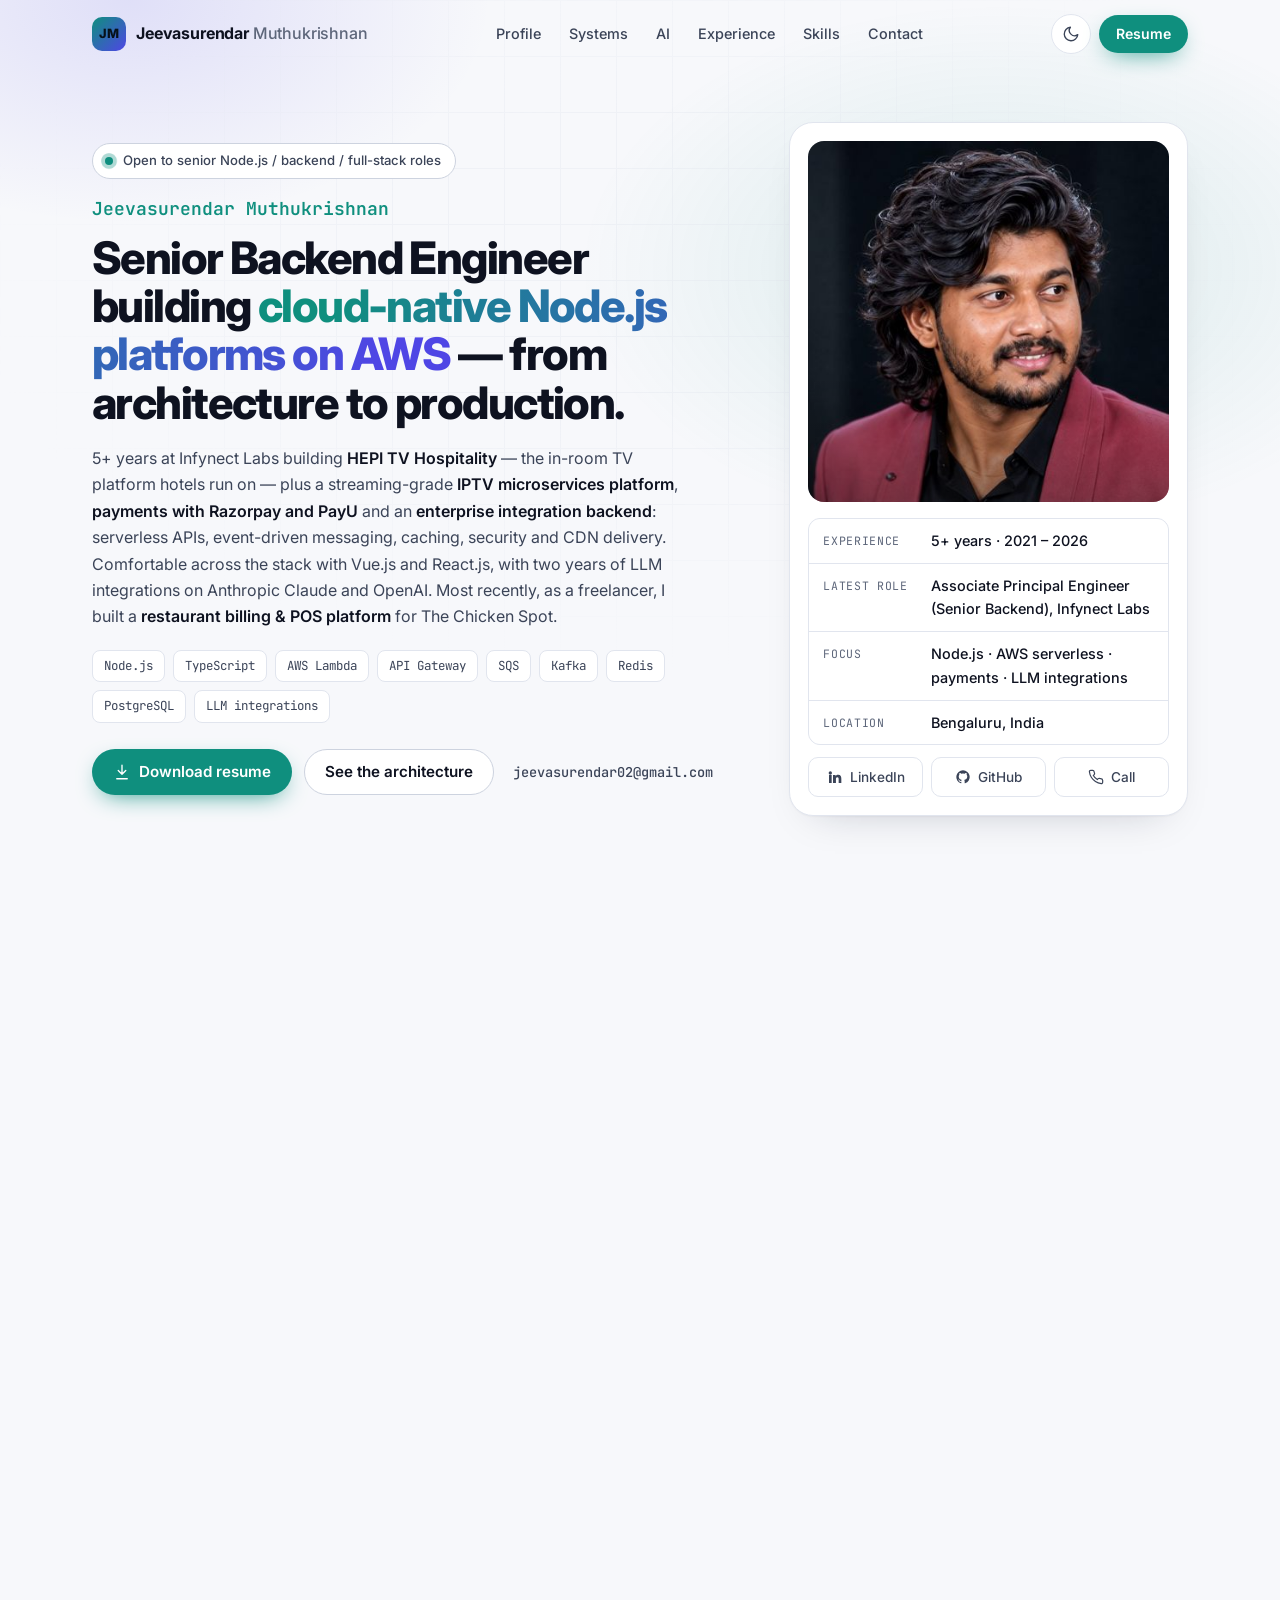
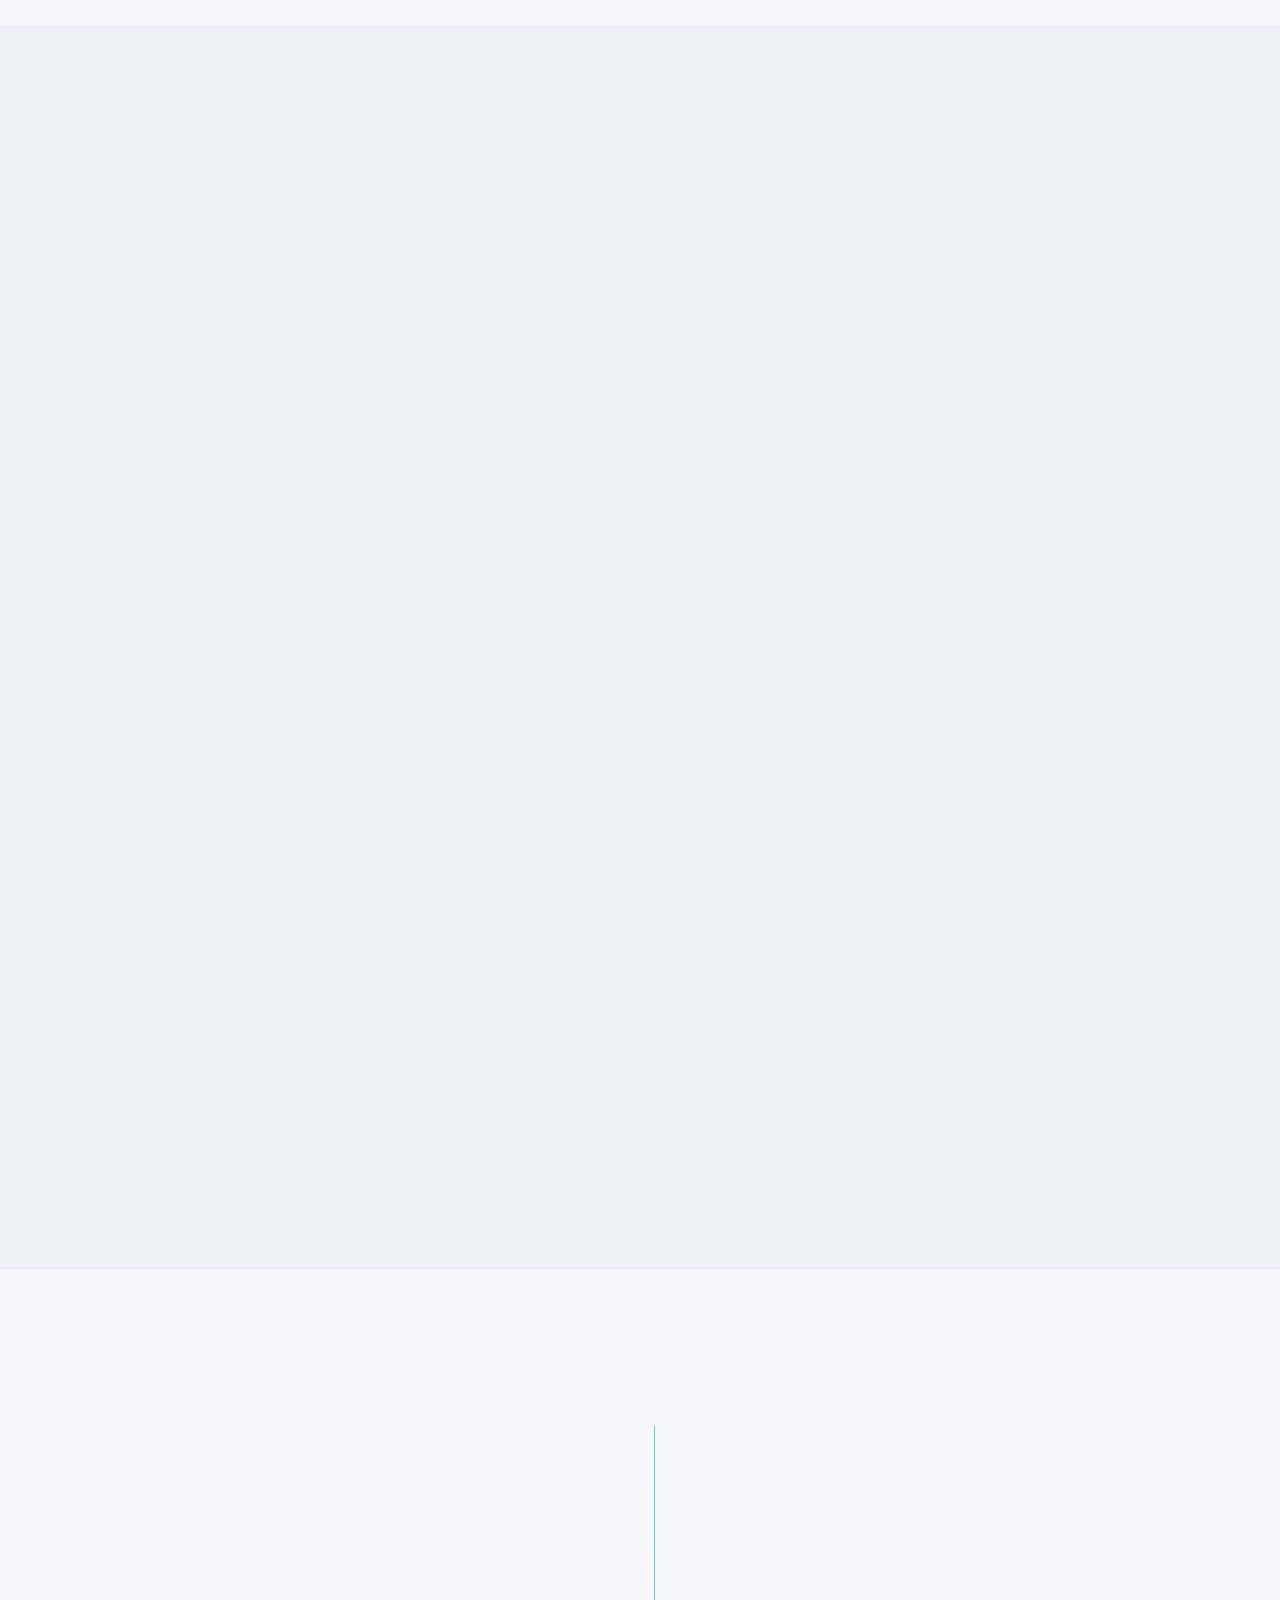
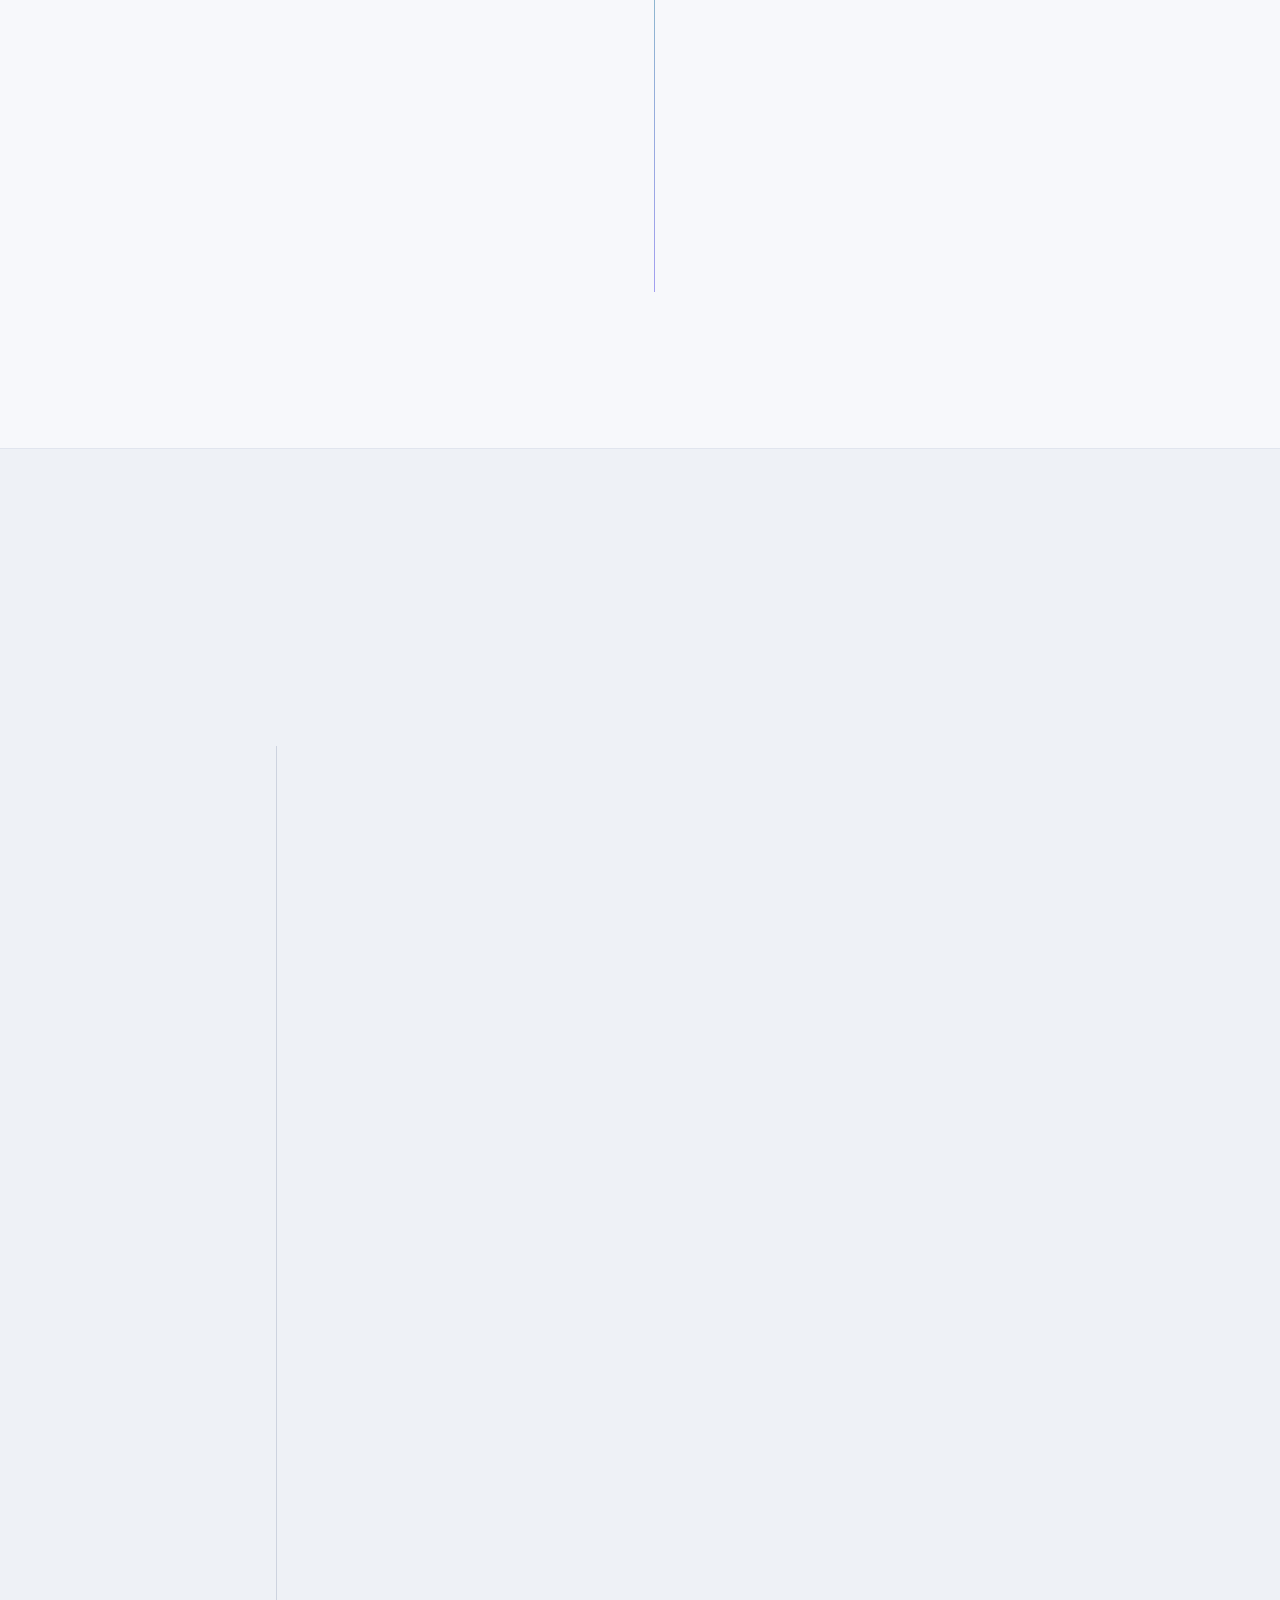
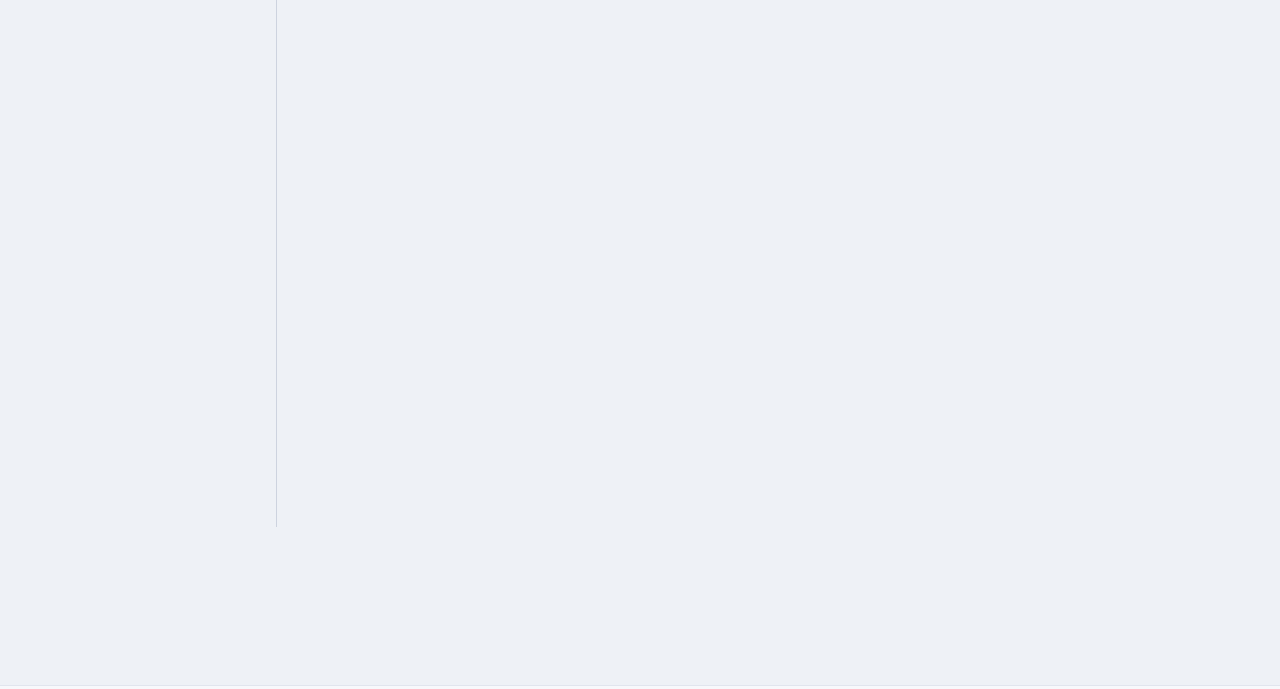
<file: aboutme.html>
<!doctype html>
<html lang="en">
<head>
  <meta charset="utf-8">
  <meta name="viewport" content="width=device-width, initial-scale=1">
  <meta name="robots" content="noindex,follow">
  <meta http-equiv="refresh" content="0;url=index.html#about">
  <title>About Me | Jeevasurendar Muthukrishnan</title>
  <link rel="icon" href="assets/icons/favicon.svg" type="image/svg+xml">
</head>
<body>
  <p>Redirecting to <a href="index.html#about">About Me</a>…</p>
</body>
</html>
</file>
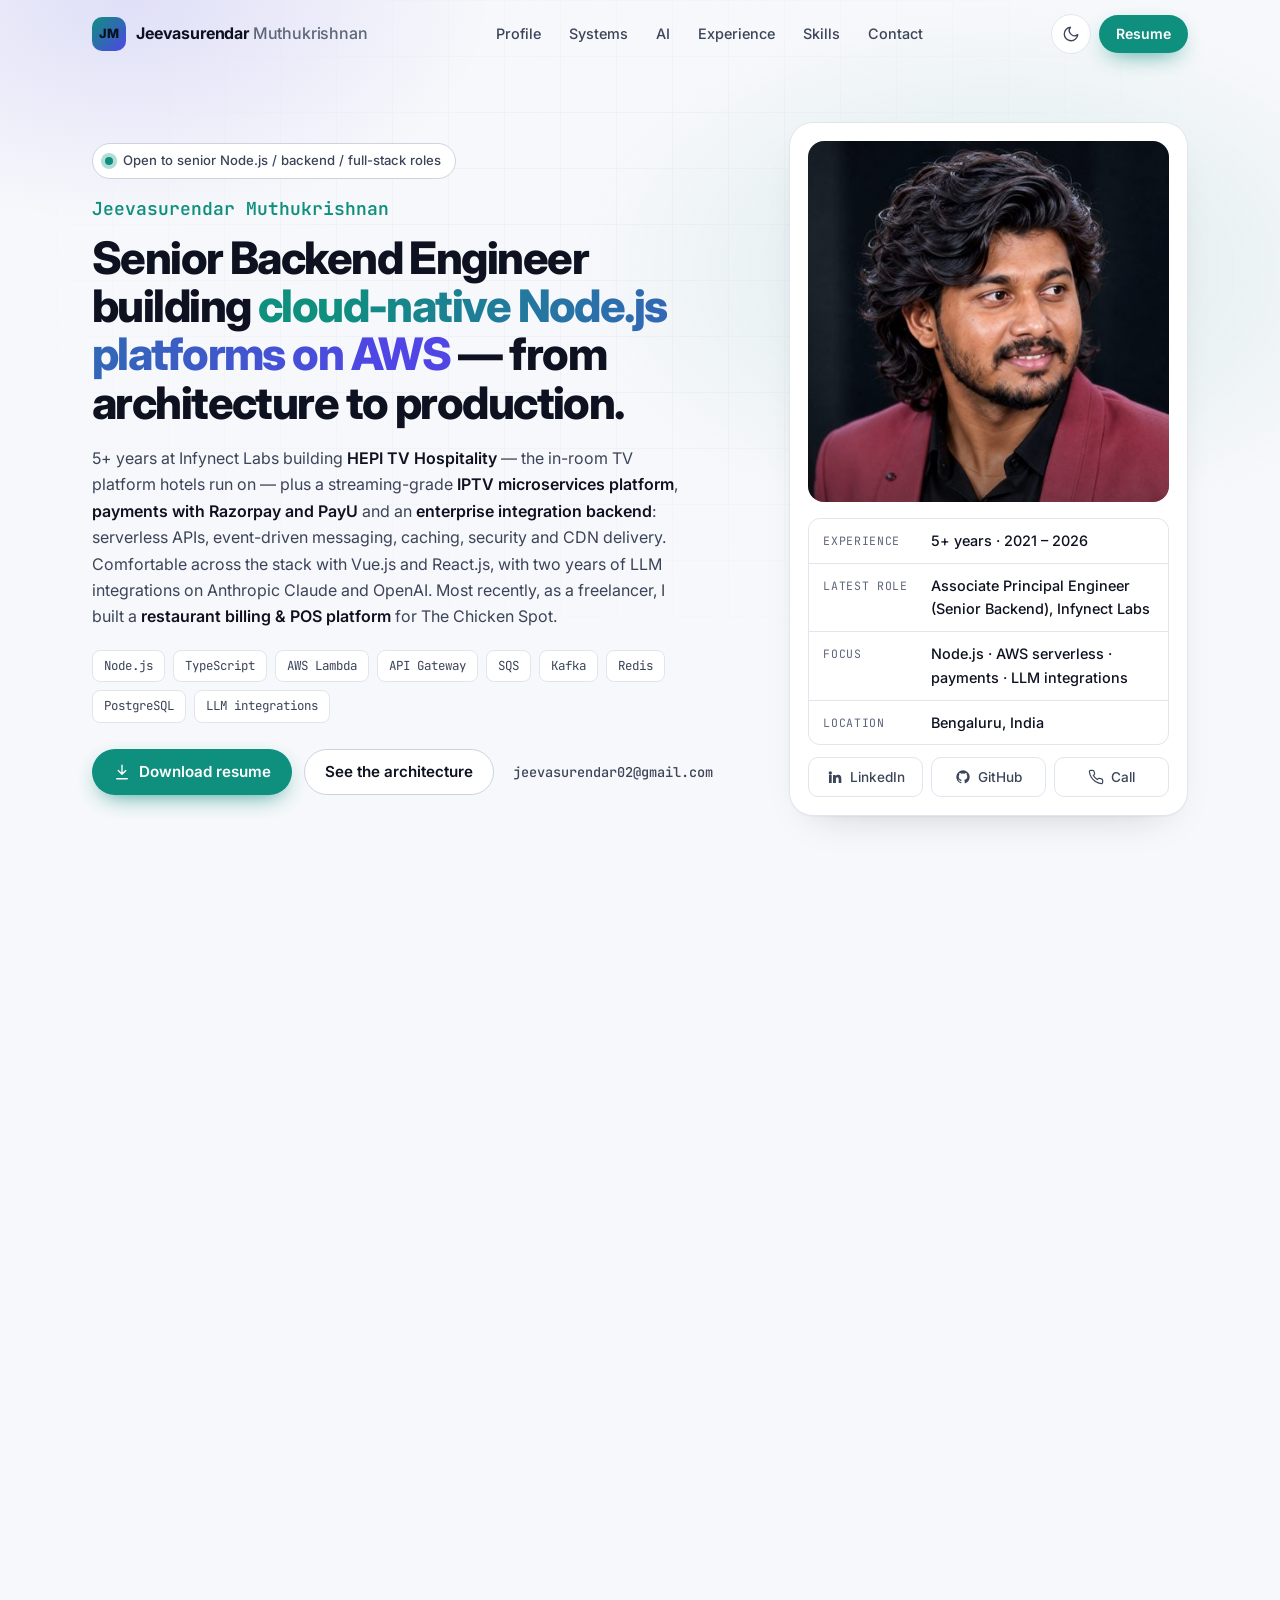
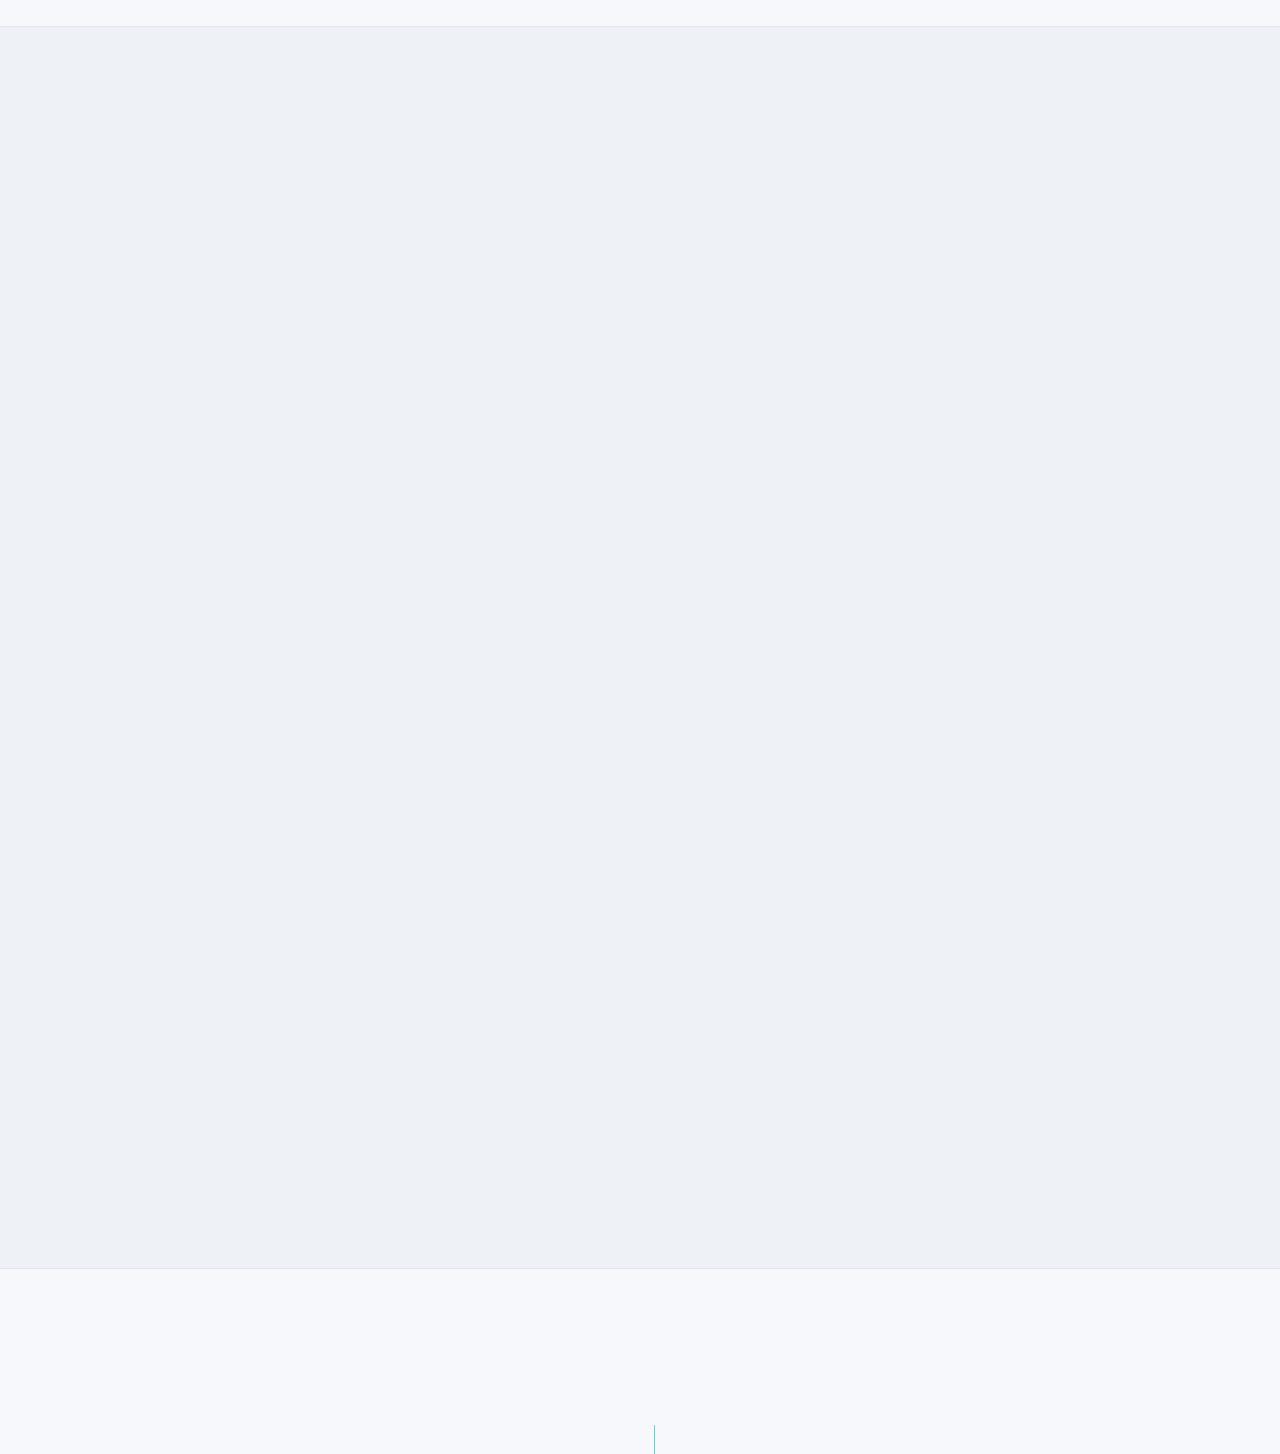
<file: artwork.html>
<!doctype html>
<html lang="en">
<head>
  <meta charset="utf-8">
  <meta name="viewport" content="width=device-width, initial-scale=1">
  <meta name="robots" content="noindex,follow">
  <meta http-equiv="refresh" content="0;url=index.html#projects">
  <title>Projects | Jeevasurendar Muthukrishnan</title>
  <link rel="icon" href="assets/icons/favicon.svg" type="image/svg+xml">
</head>
<body>
  <p>Redirecting to <a href="index.html#projects">Projects</a>…</p>
</body>
</html>
</file>
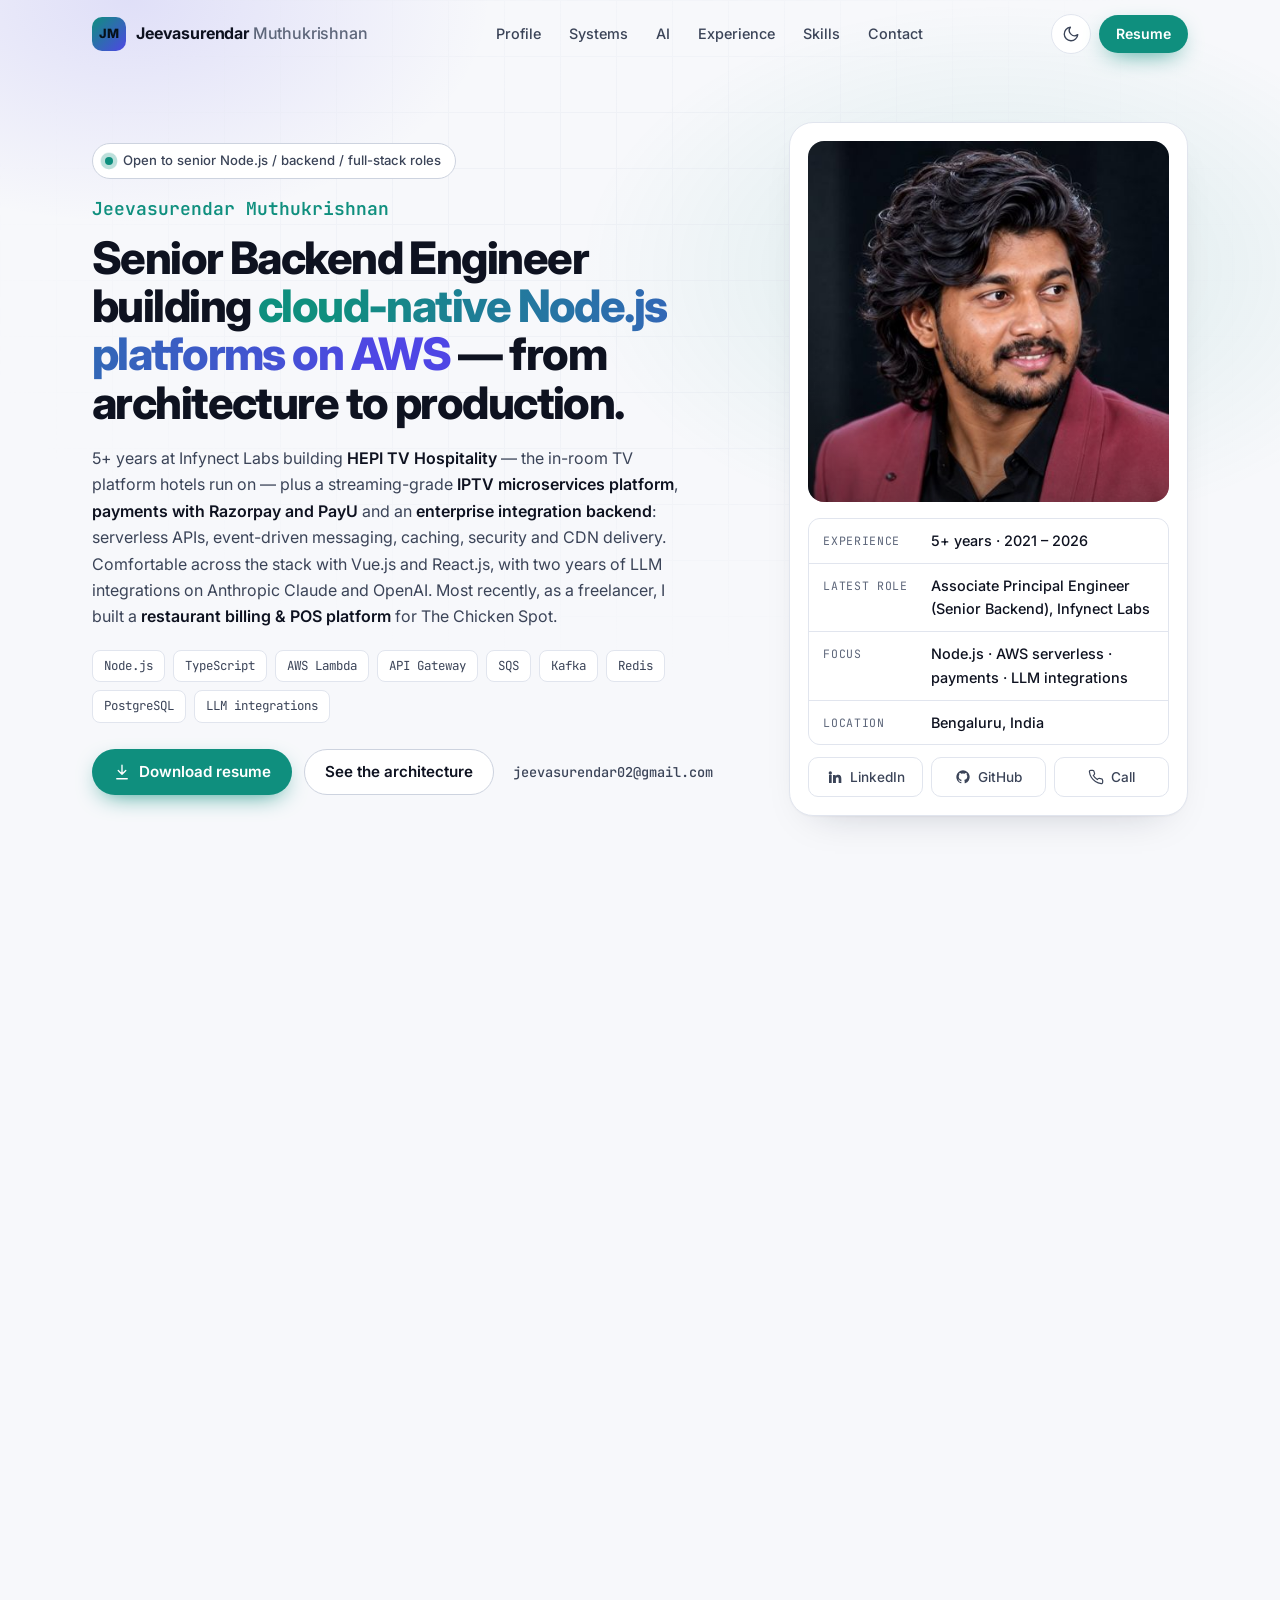
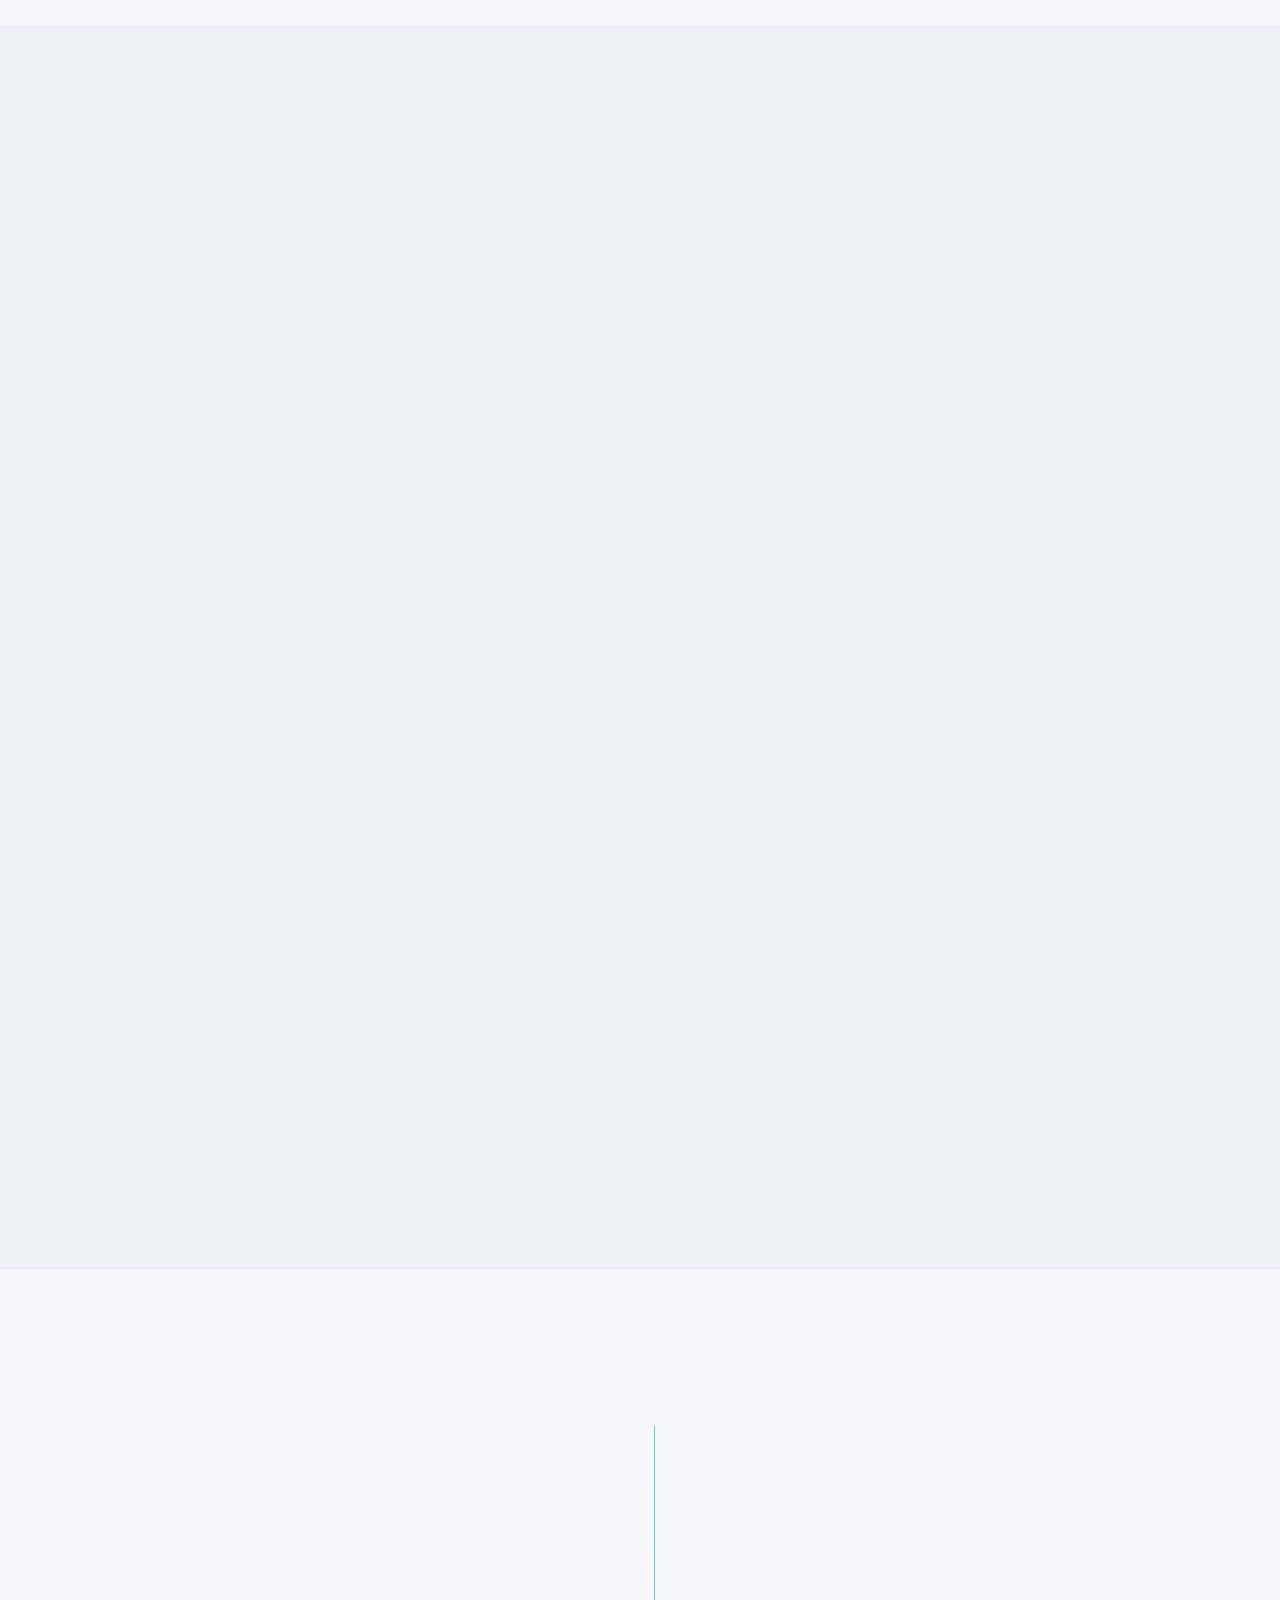
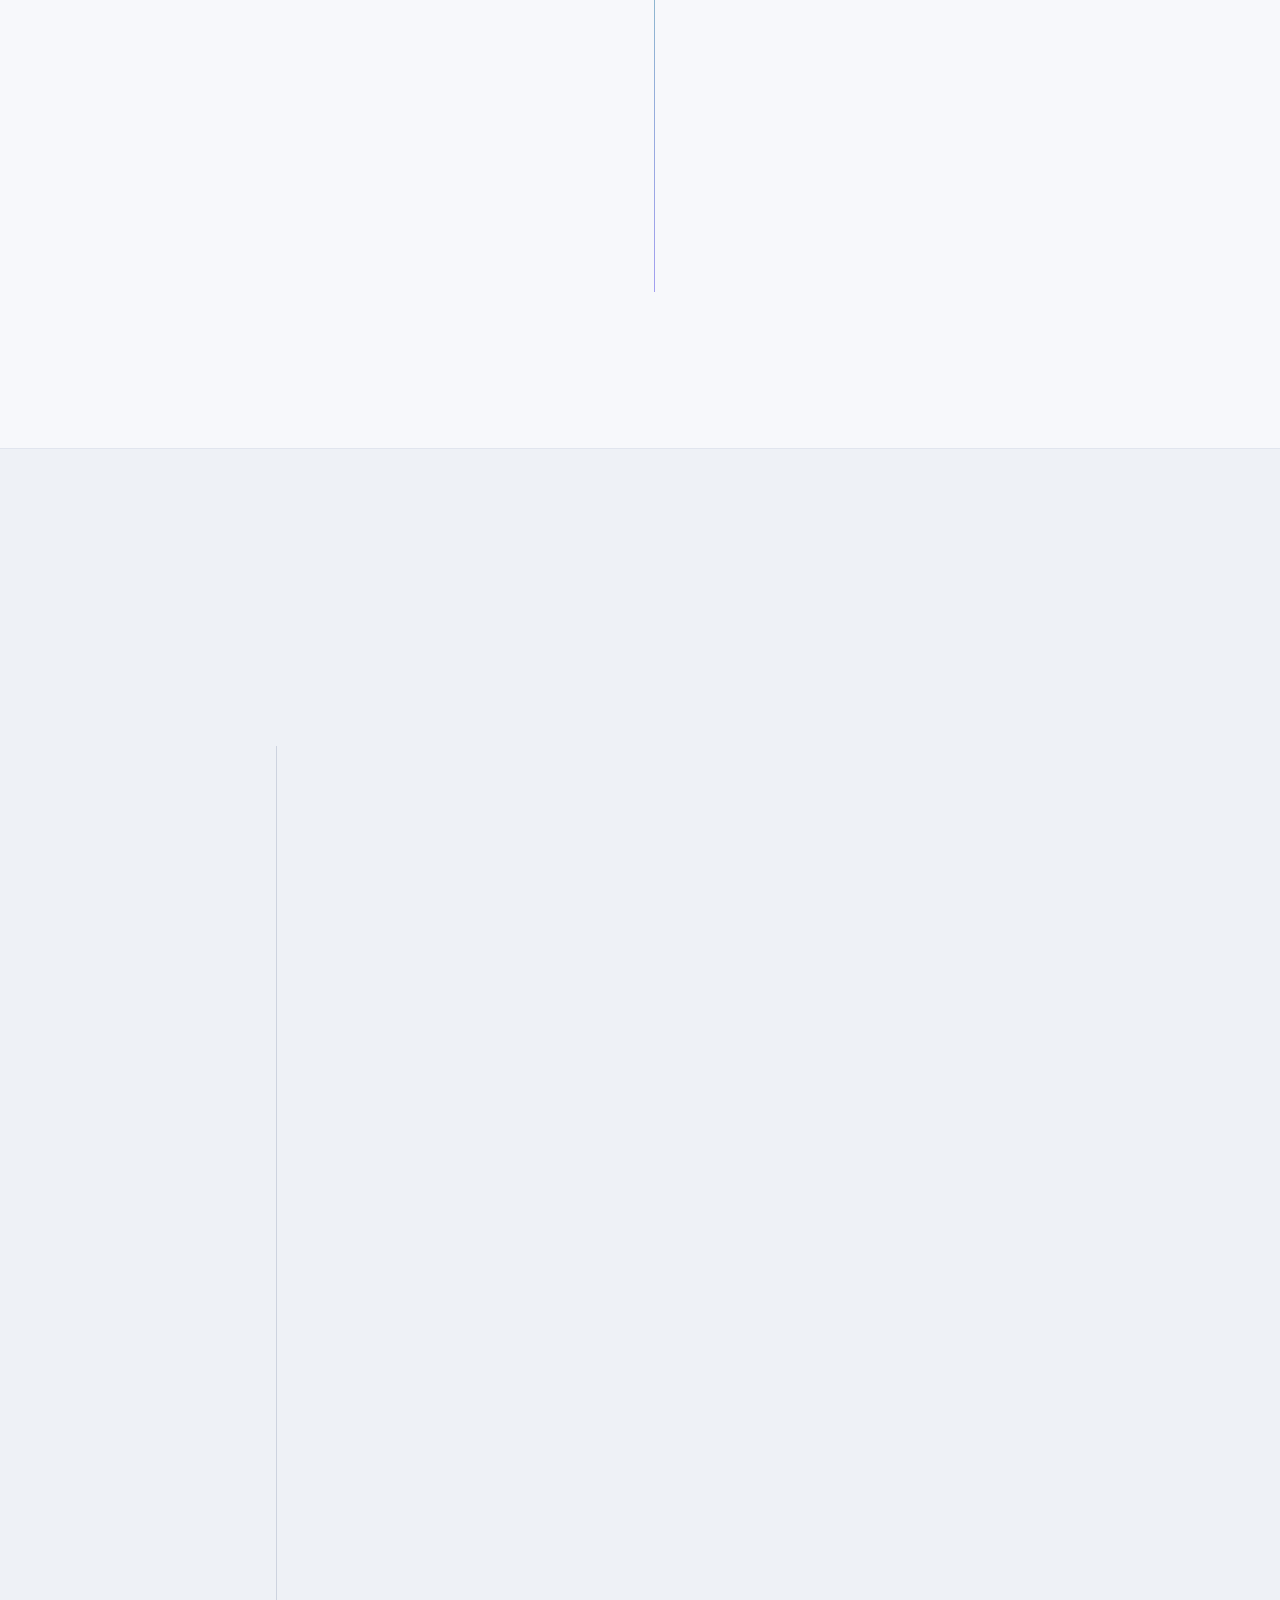
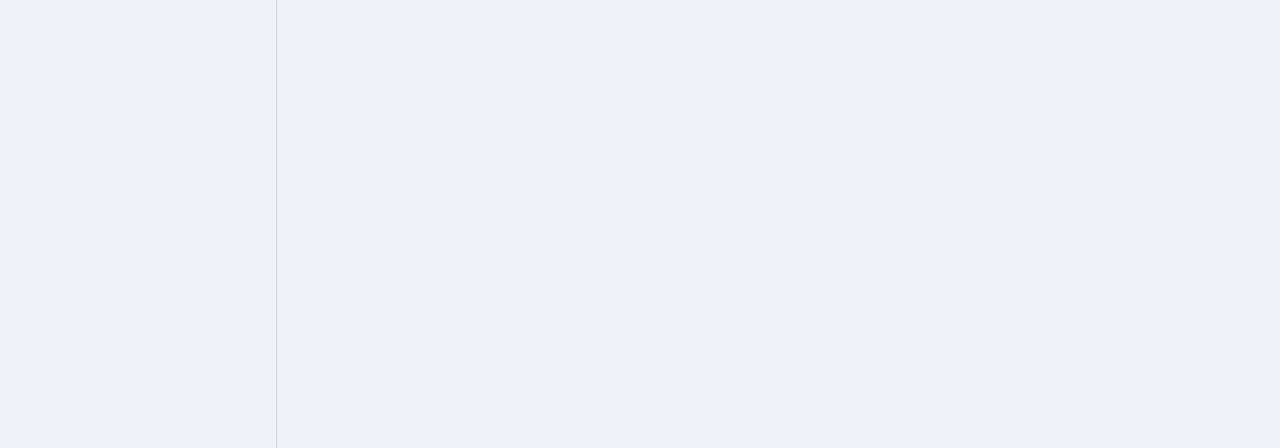
<file: contactme.html>
<!doctype html>
<html lang="en">
<head>
  <meta charset="utf-8">
  <meta name="viewport" content="width=device-width, initial-scale=1">
  <meta name="robots" content="noindex,follow">
  <meta http-equiv="refresh" content="0;url=index.html#contact">
  <title>Contact | Jeevasurendar Muthukrishnan</title>
  <link rel="icon" href="assets/icons/favicon.svg" type="image/svg+xml">
</head>
<body>
  <p>Redirecting to <a href="index.html#contact">Contact</a>…</p>
</body>
</html>
</file>
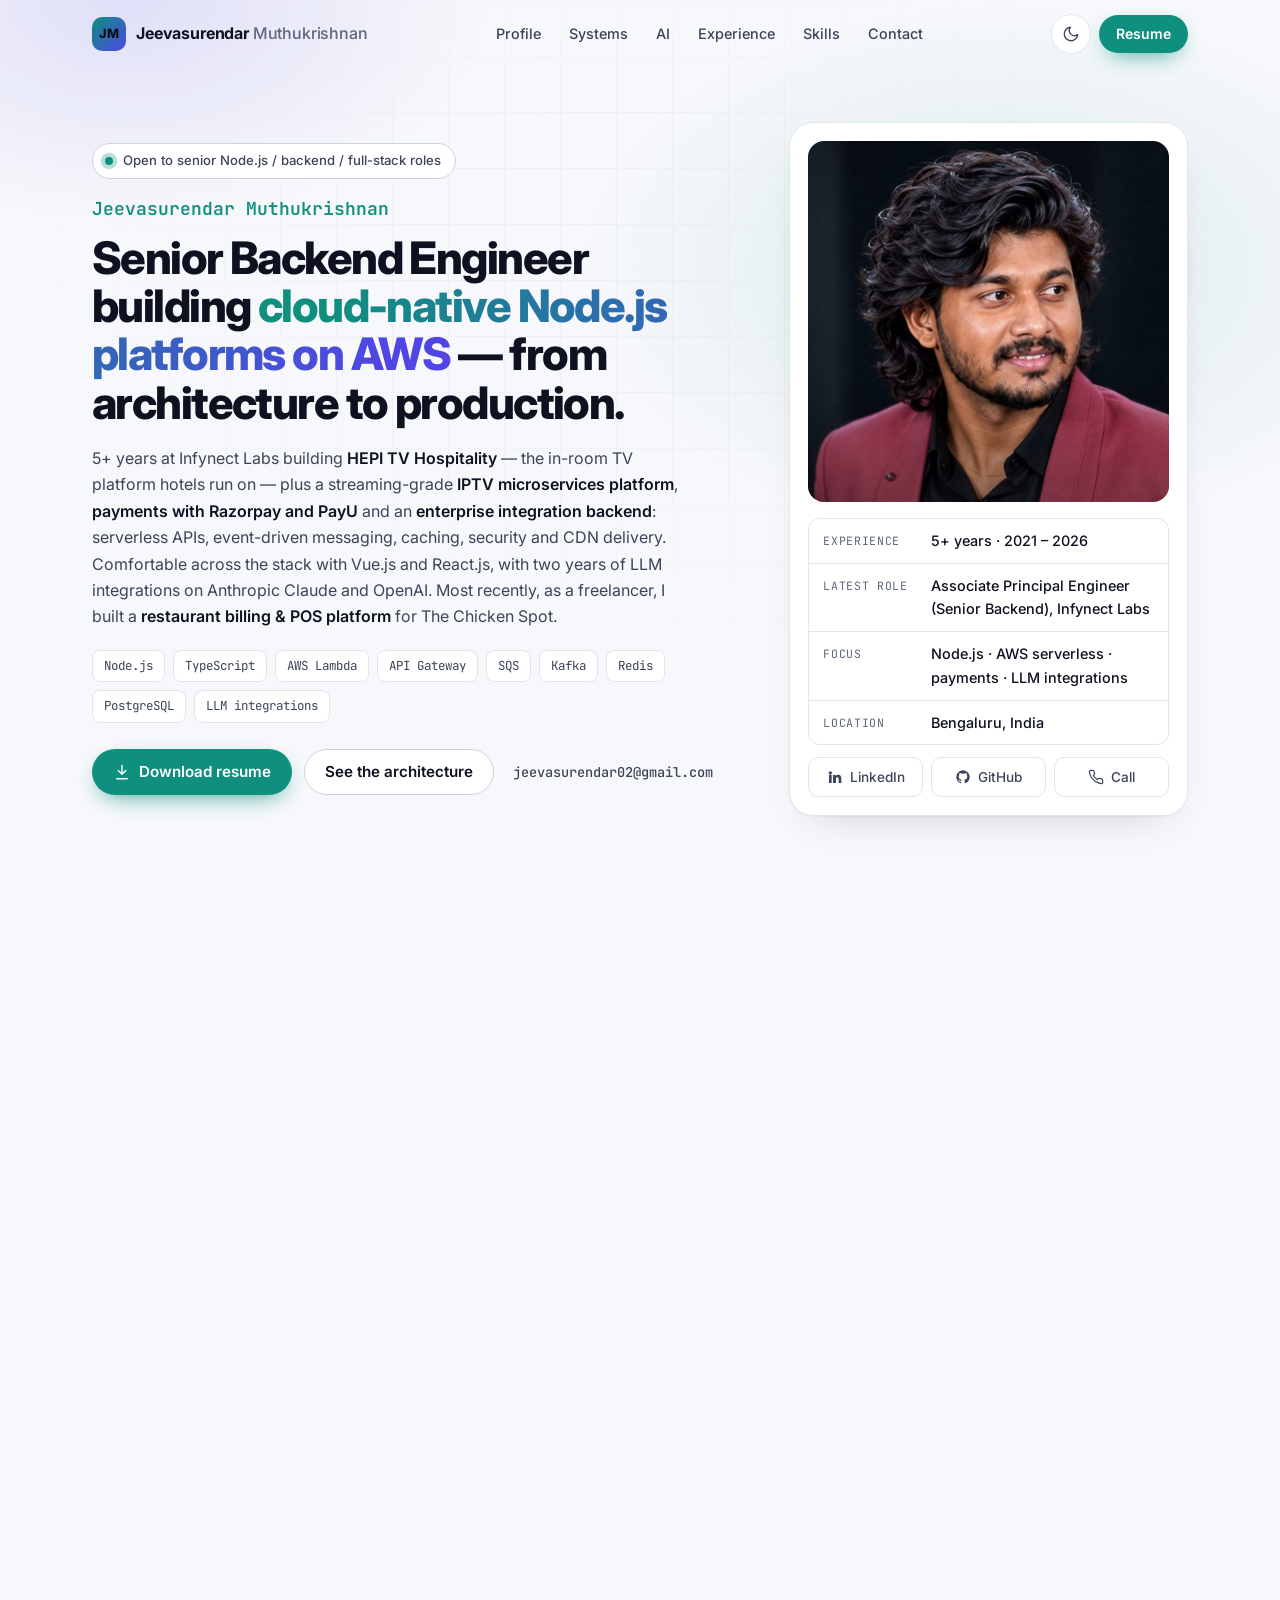
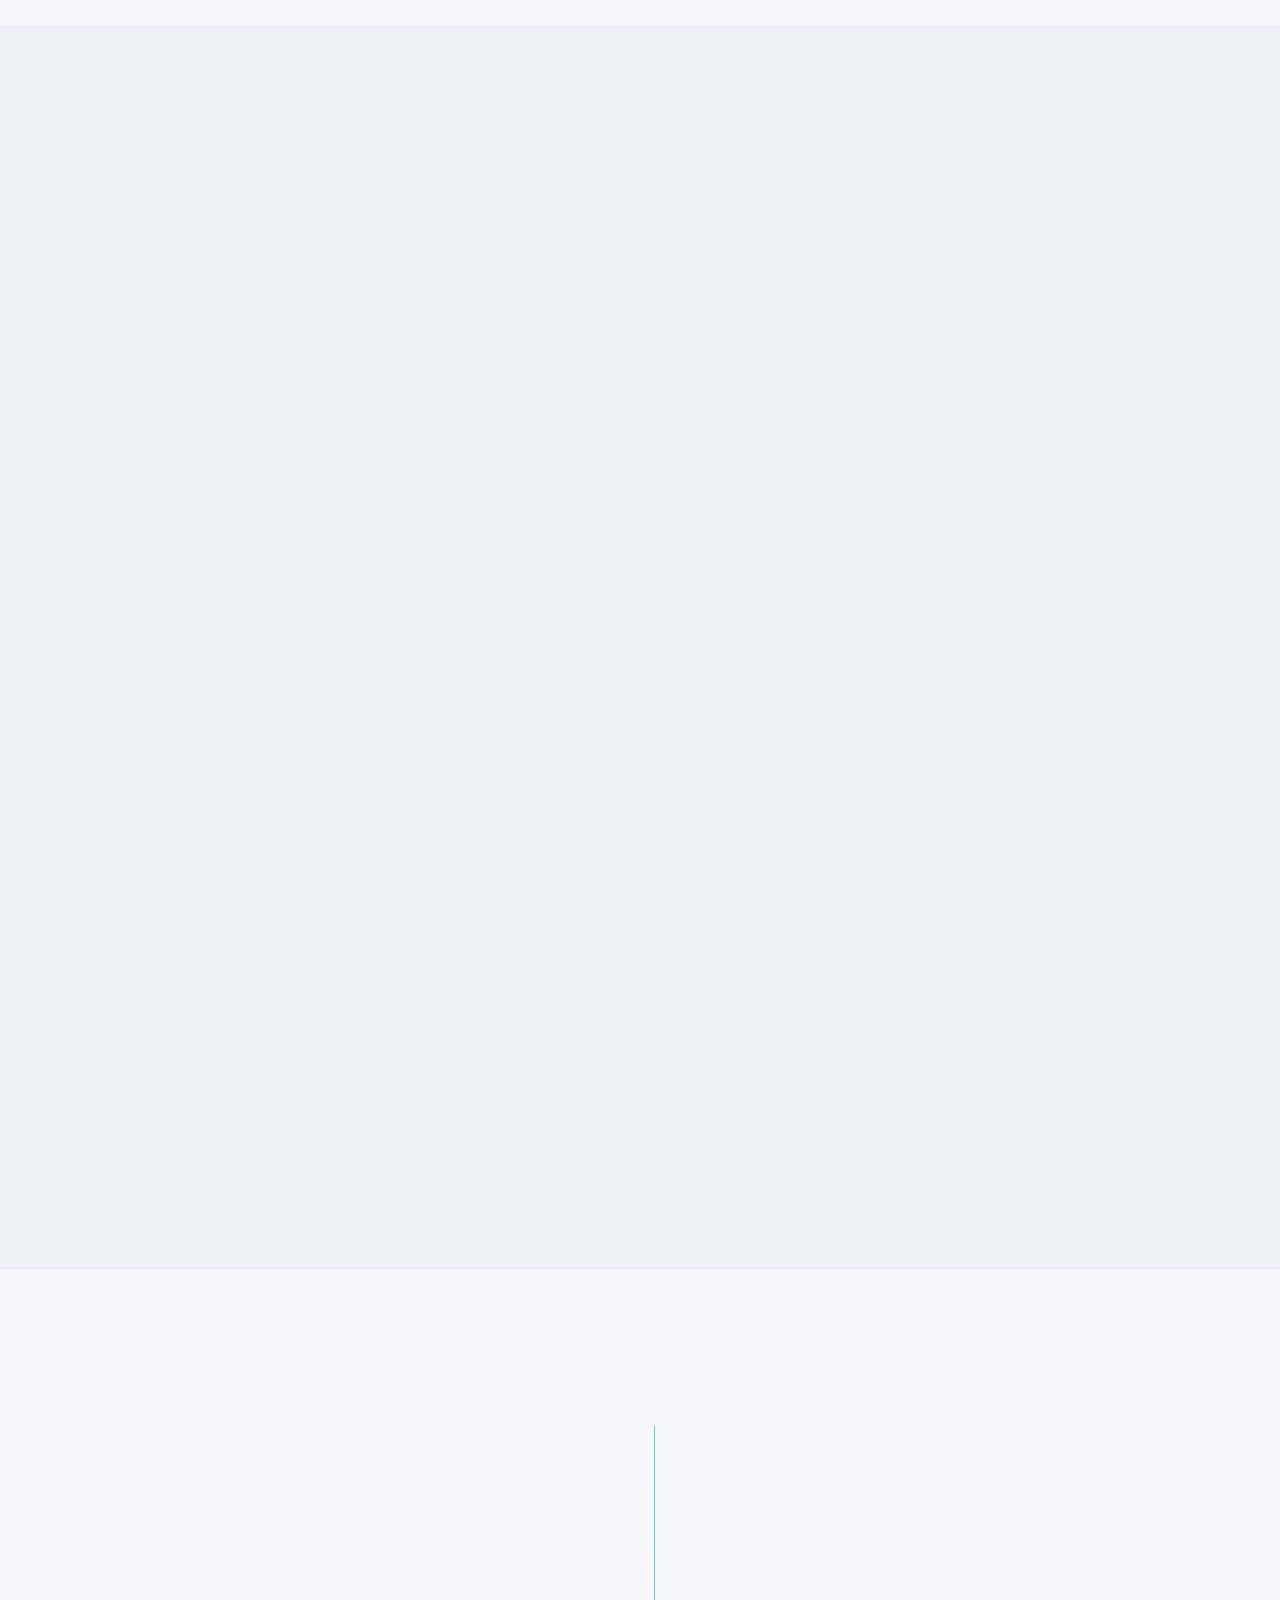
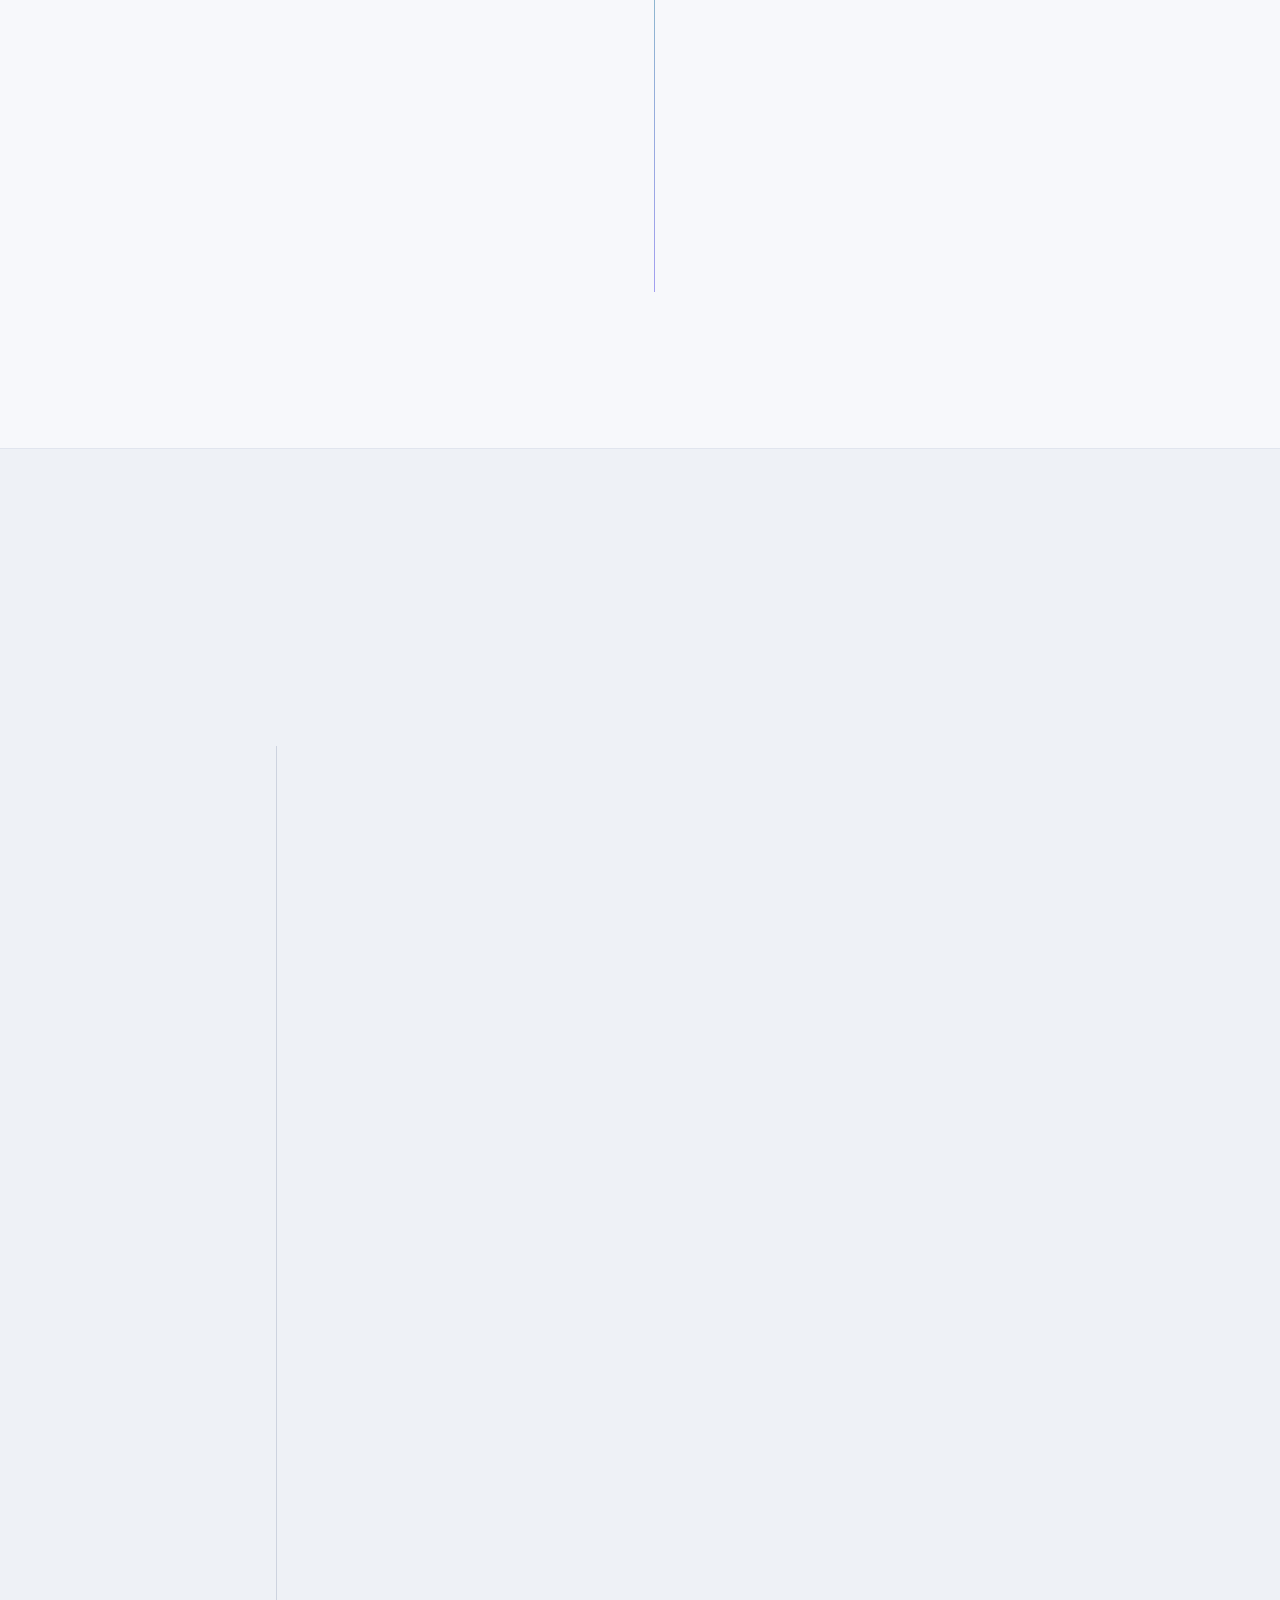
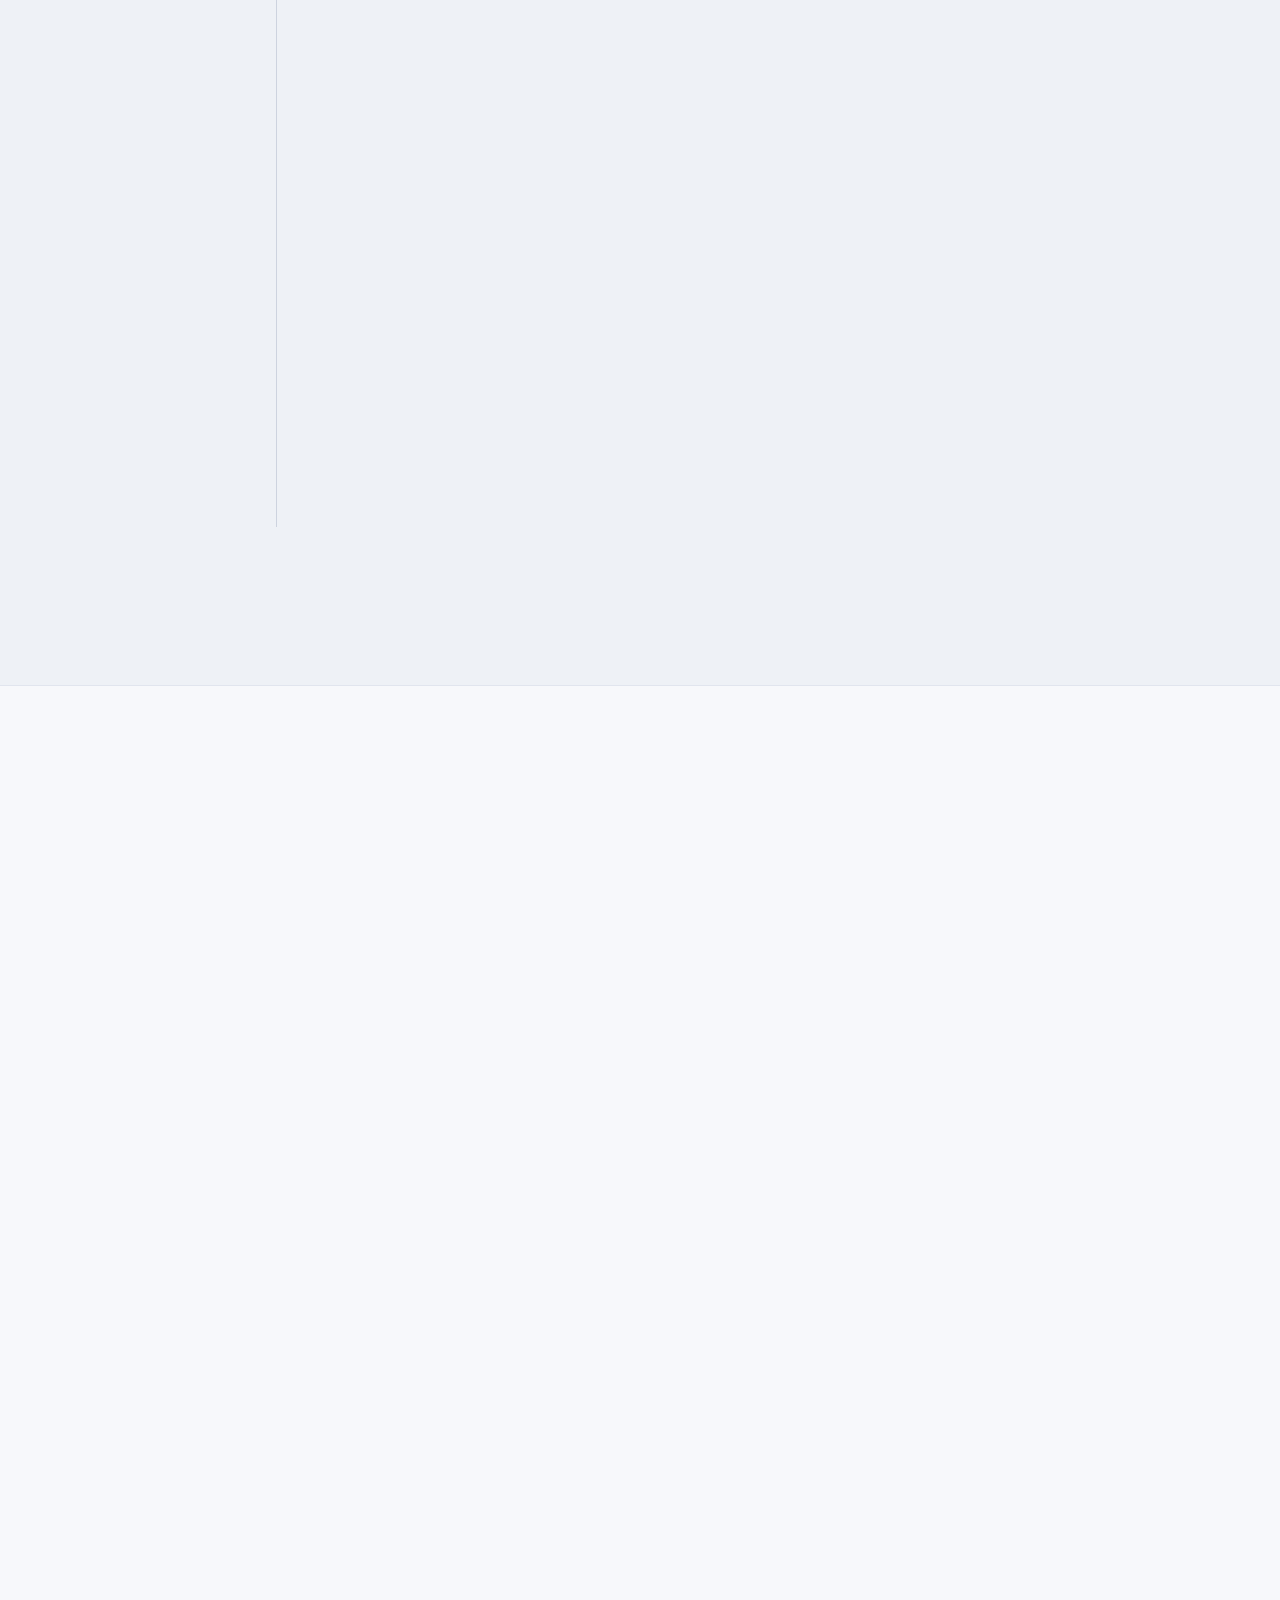
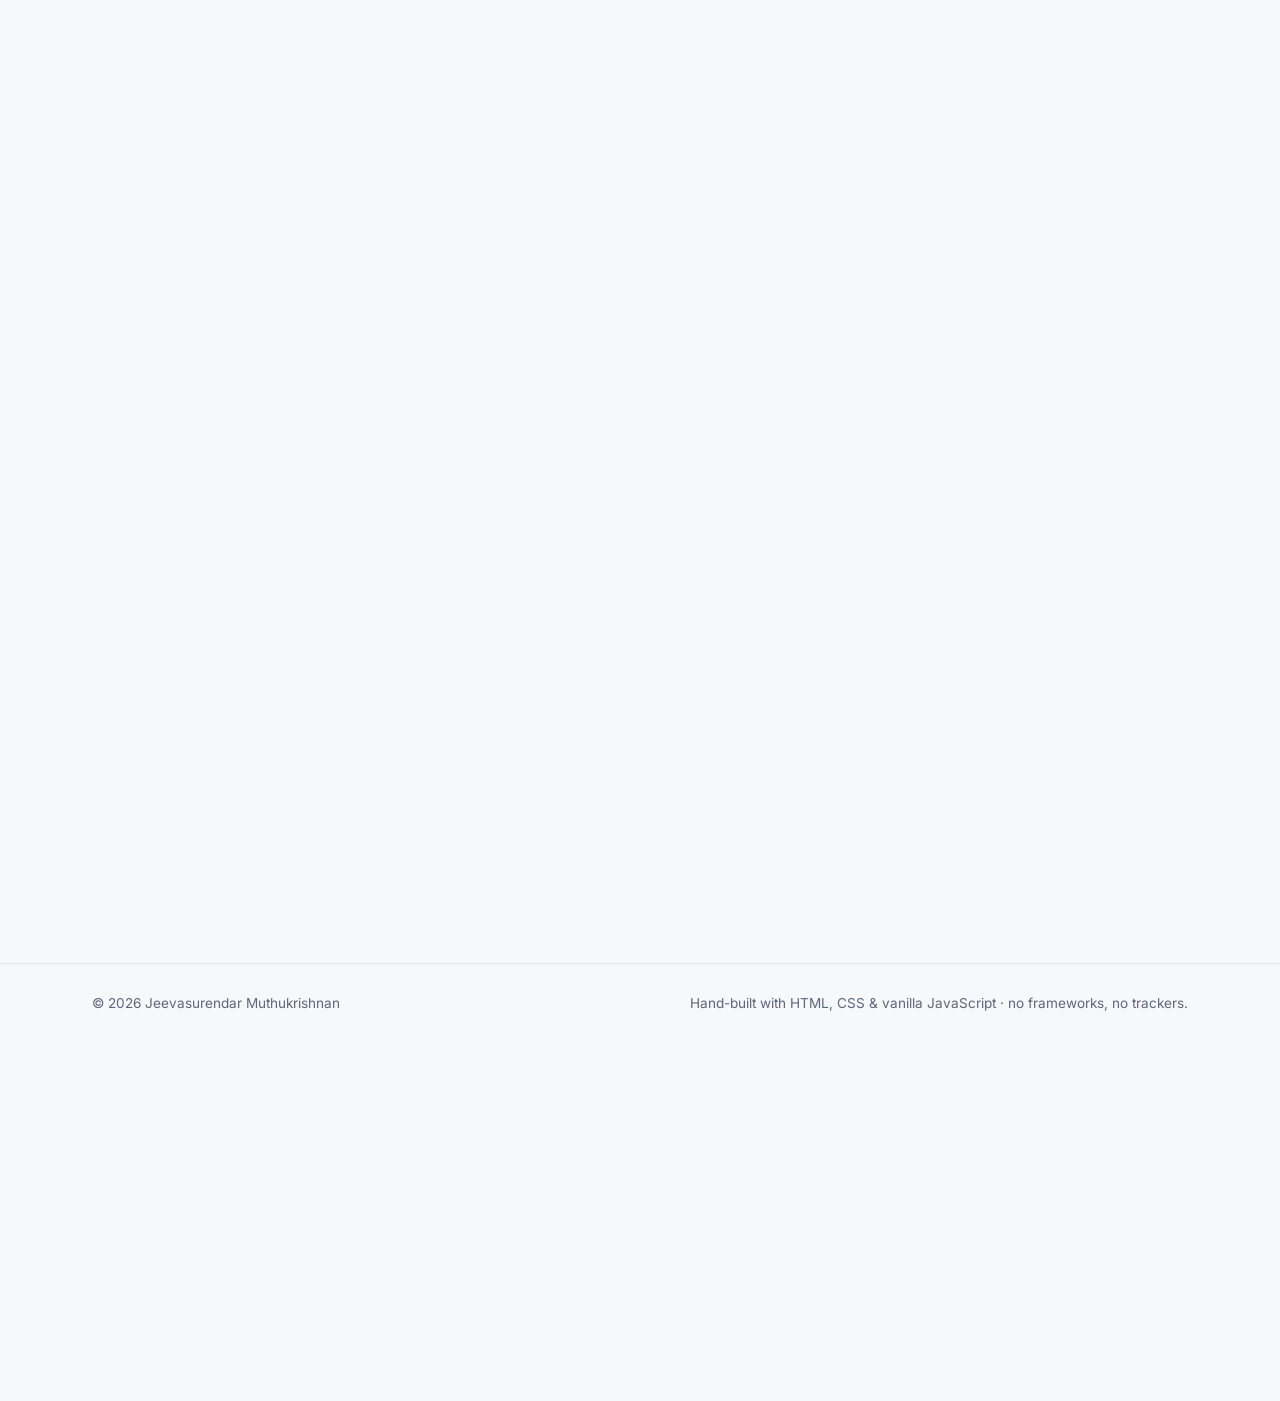
<file: profile.html>
<!doctype html>
<html lang="en">
<head>
  <meta charset="utf-8">
  <meta name="viewport" content="width=device-width, initial-scale=1">
  <meta name="robots" content="noindex,follow">
  <meta http-equiv="refresh" content="0;url=index.html#about">
  <title>Profile | Jeevasurendar Muthukrishnan</title>
  <link rel="icon" href="assets/icons/favicon.svg" type="image/svg+xml">
</head>
<body>
  <p>Redirecting to <a href="index.html#about">Profile</a>…</p>
</body>
</html>
</file>
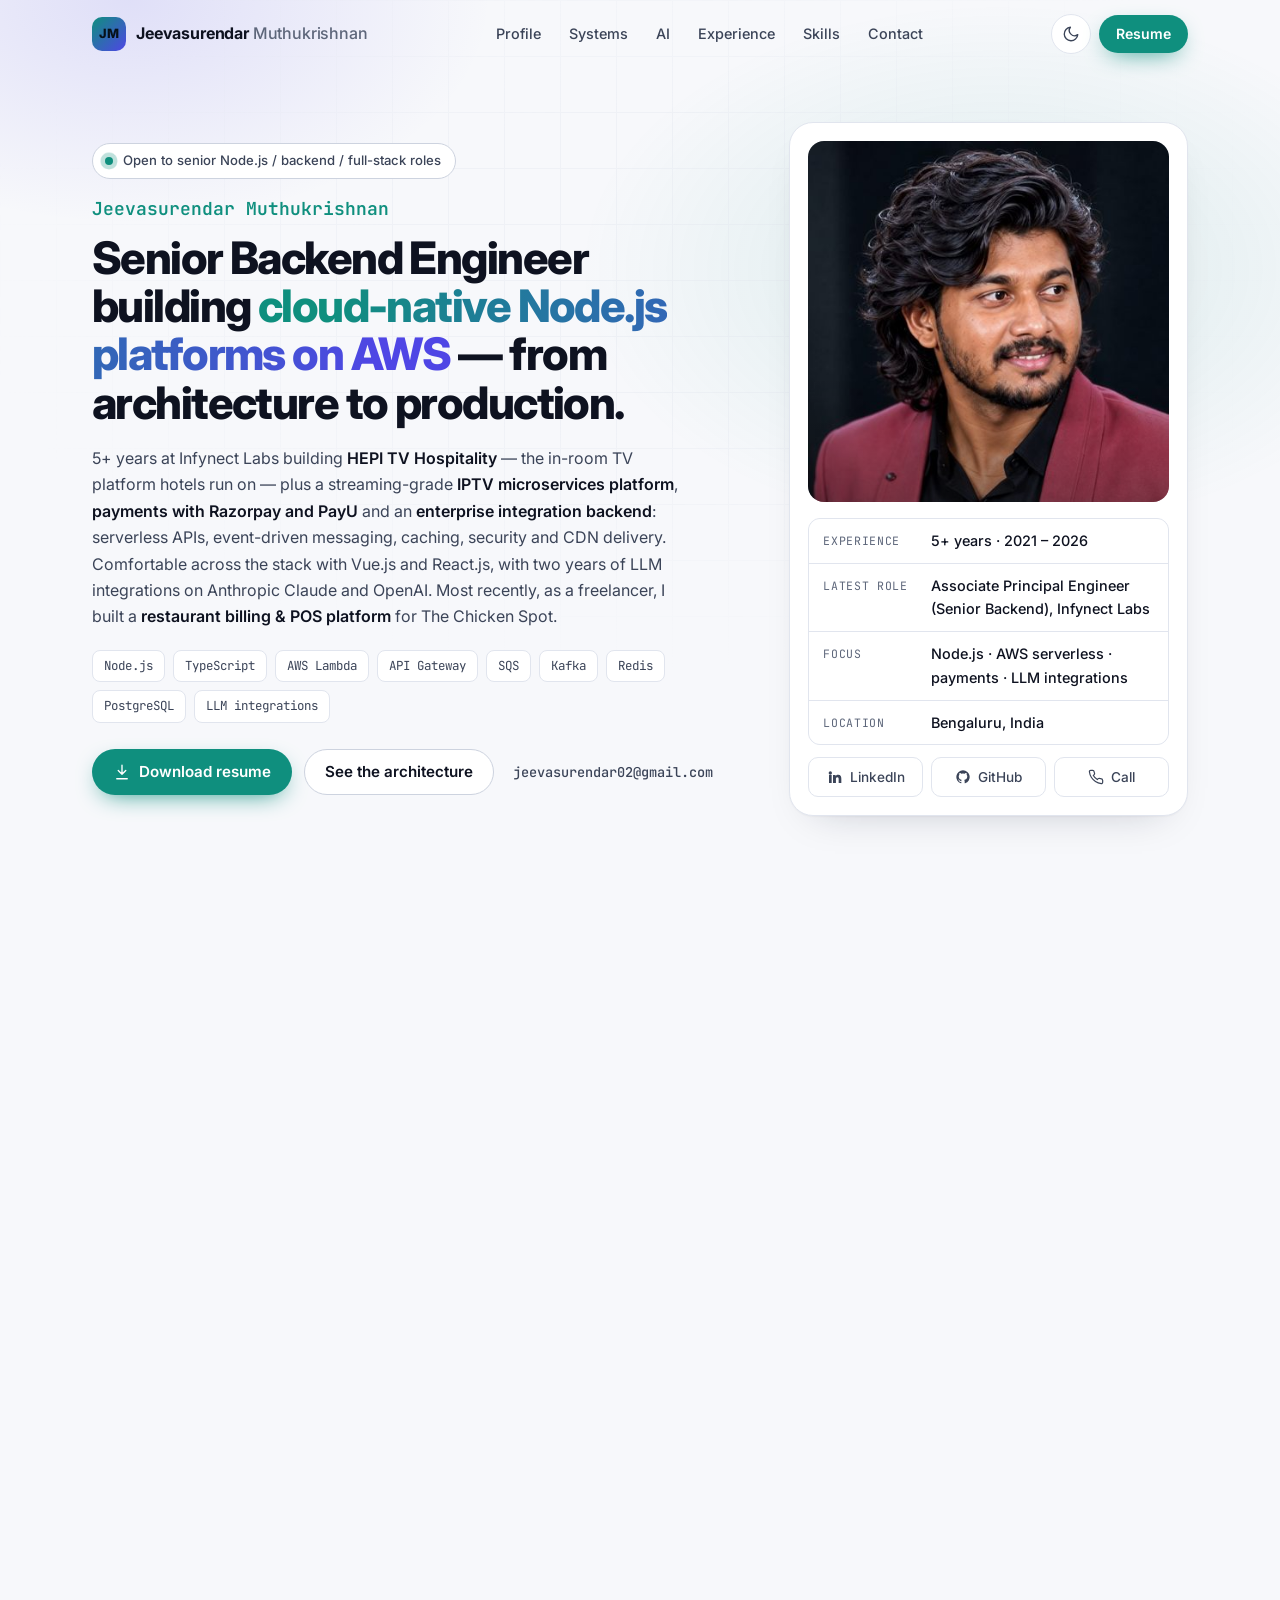
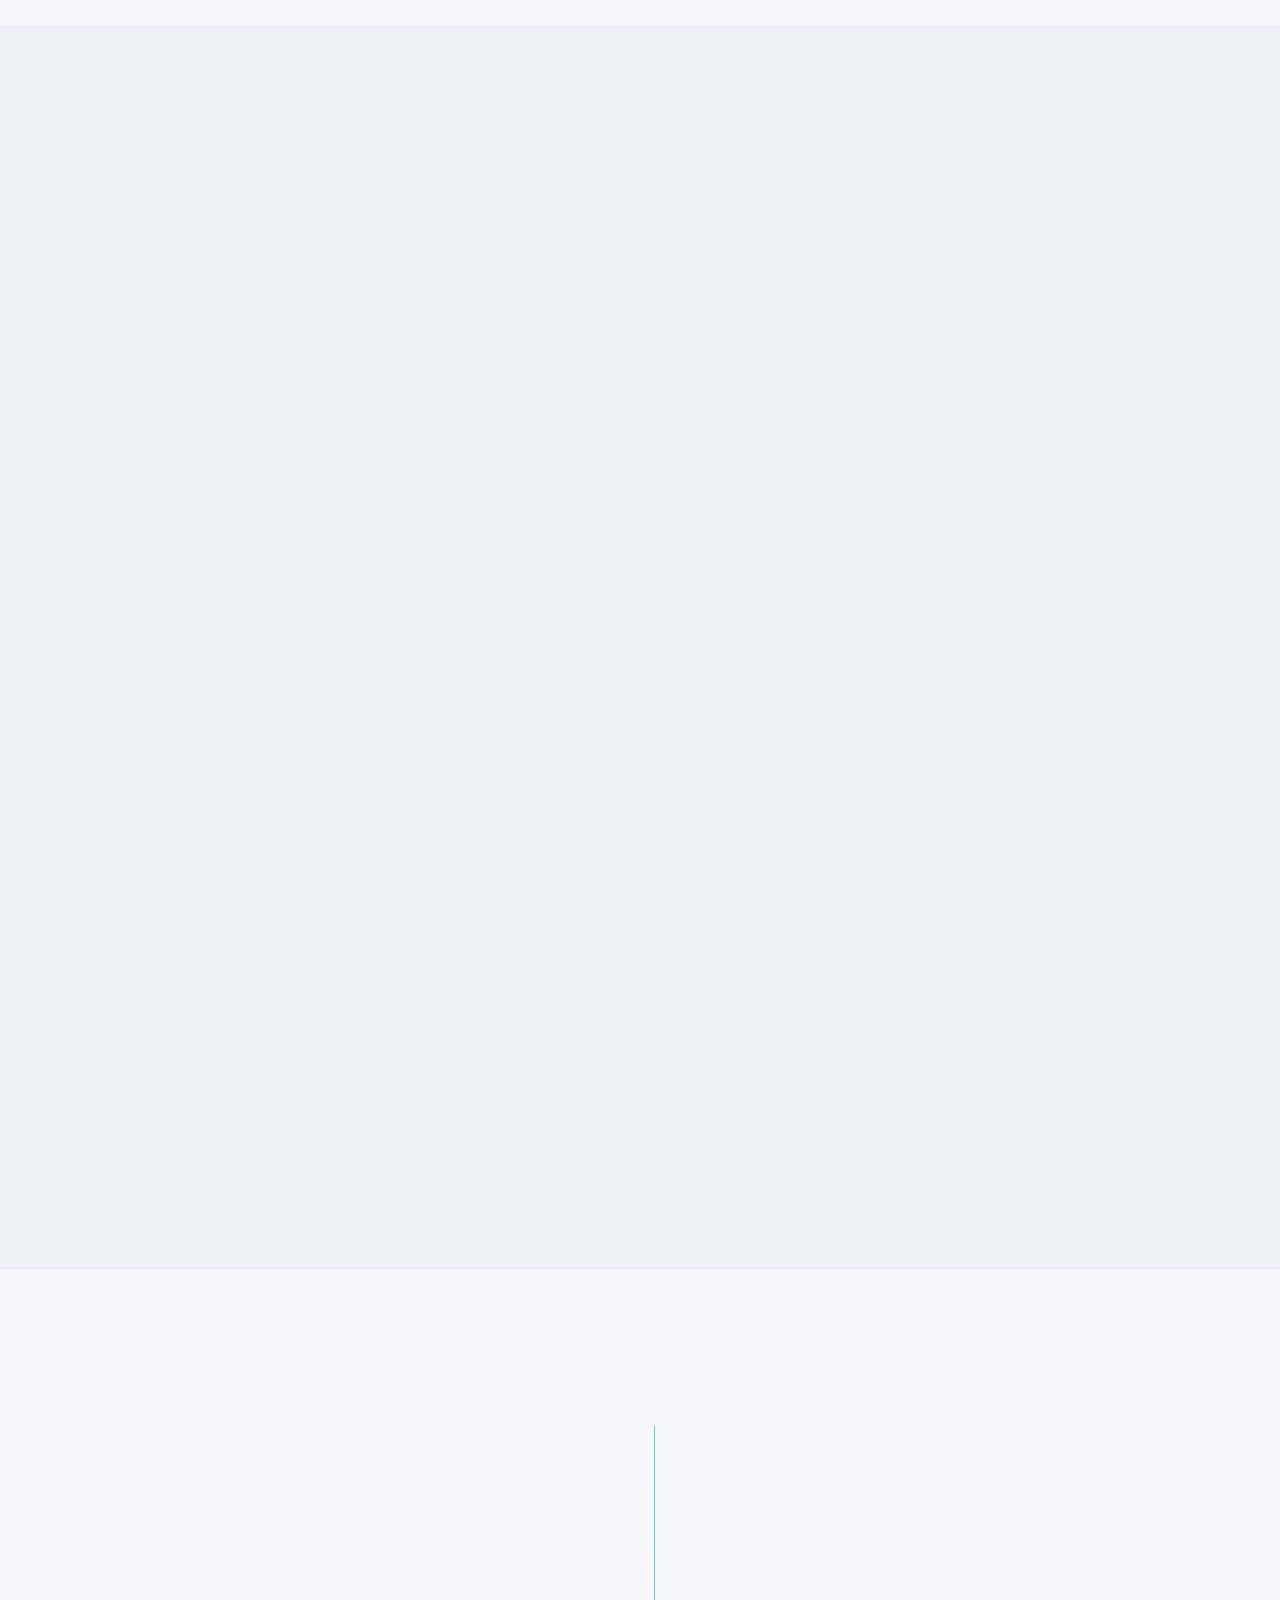
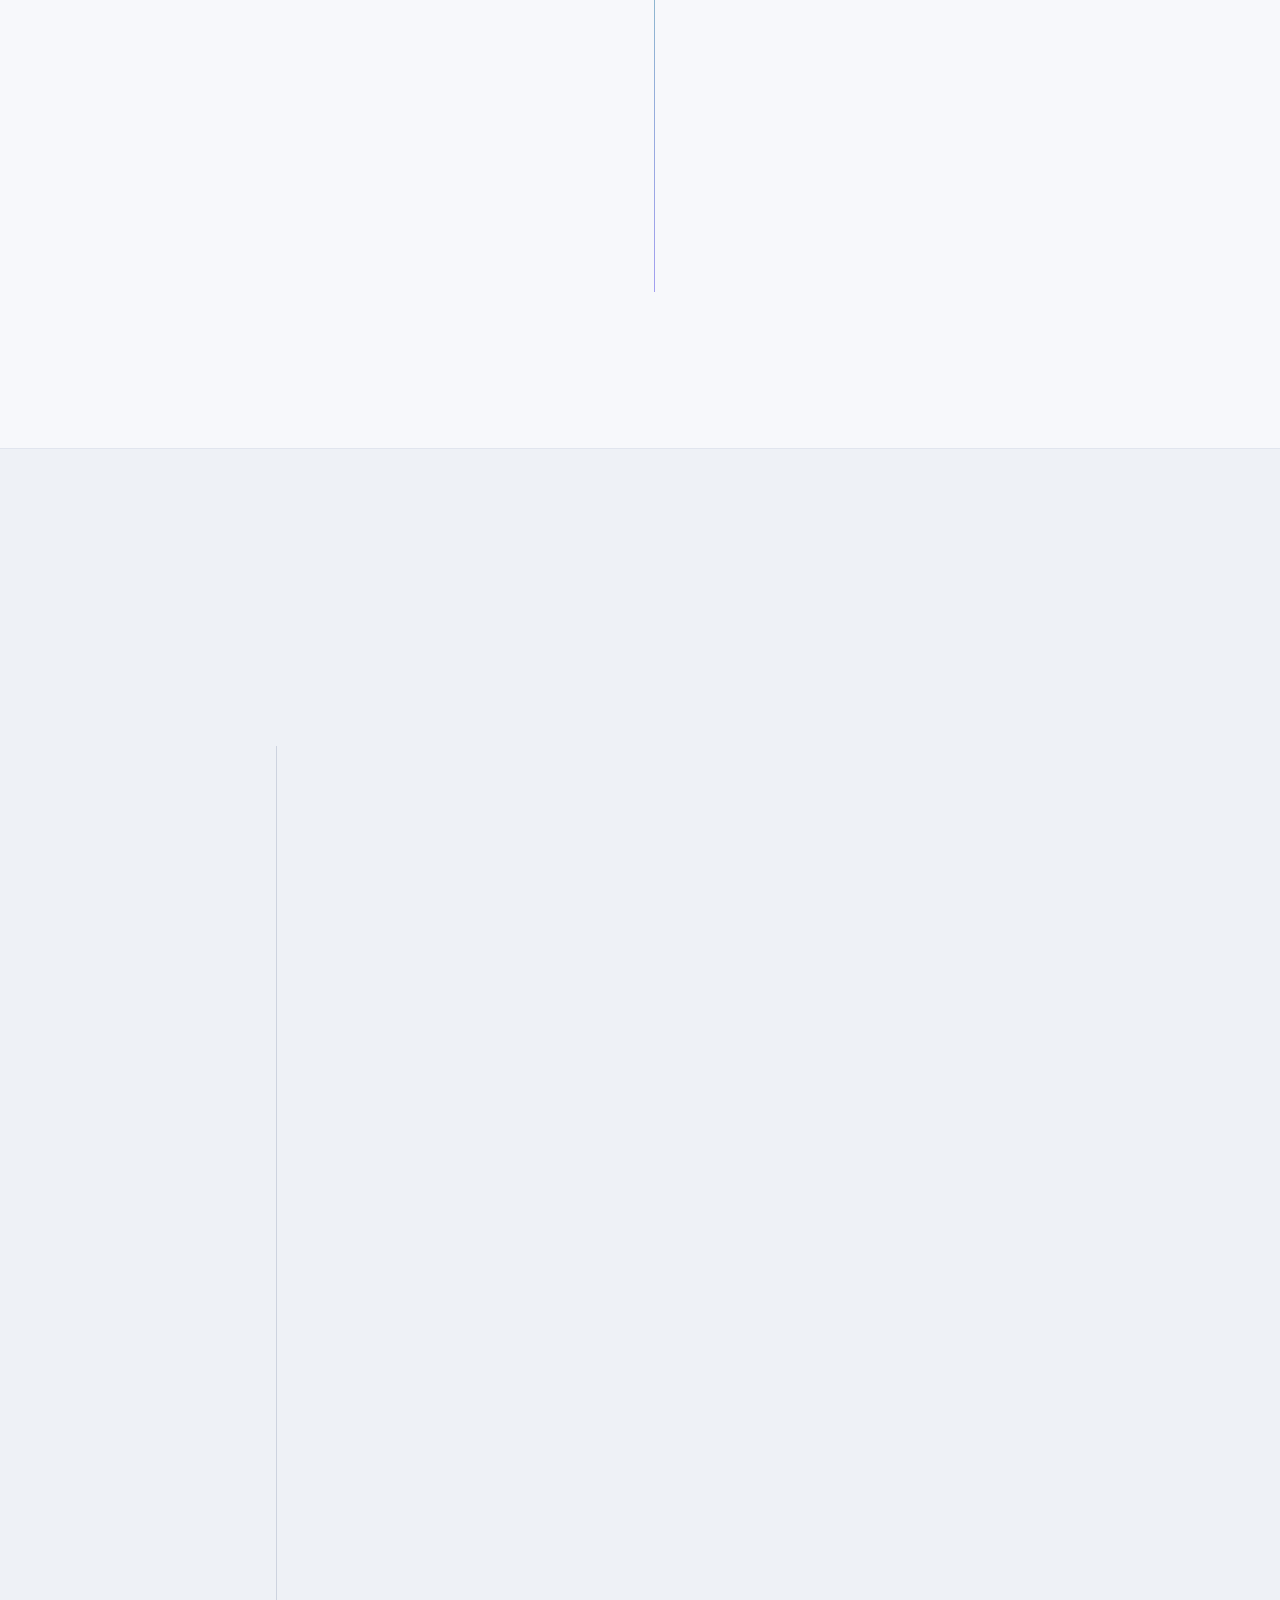
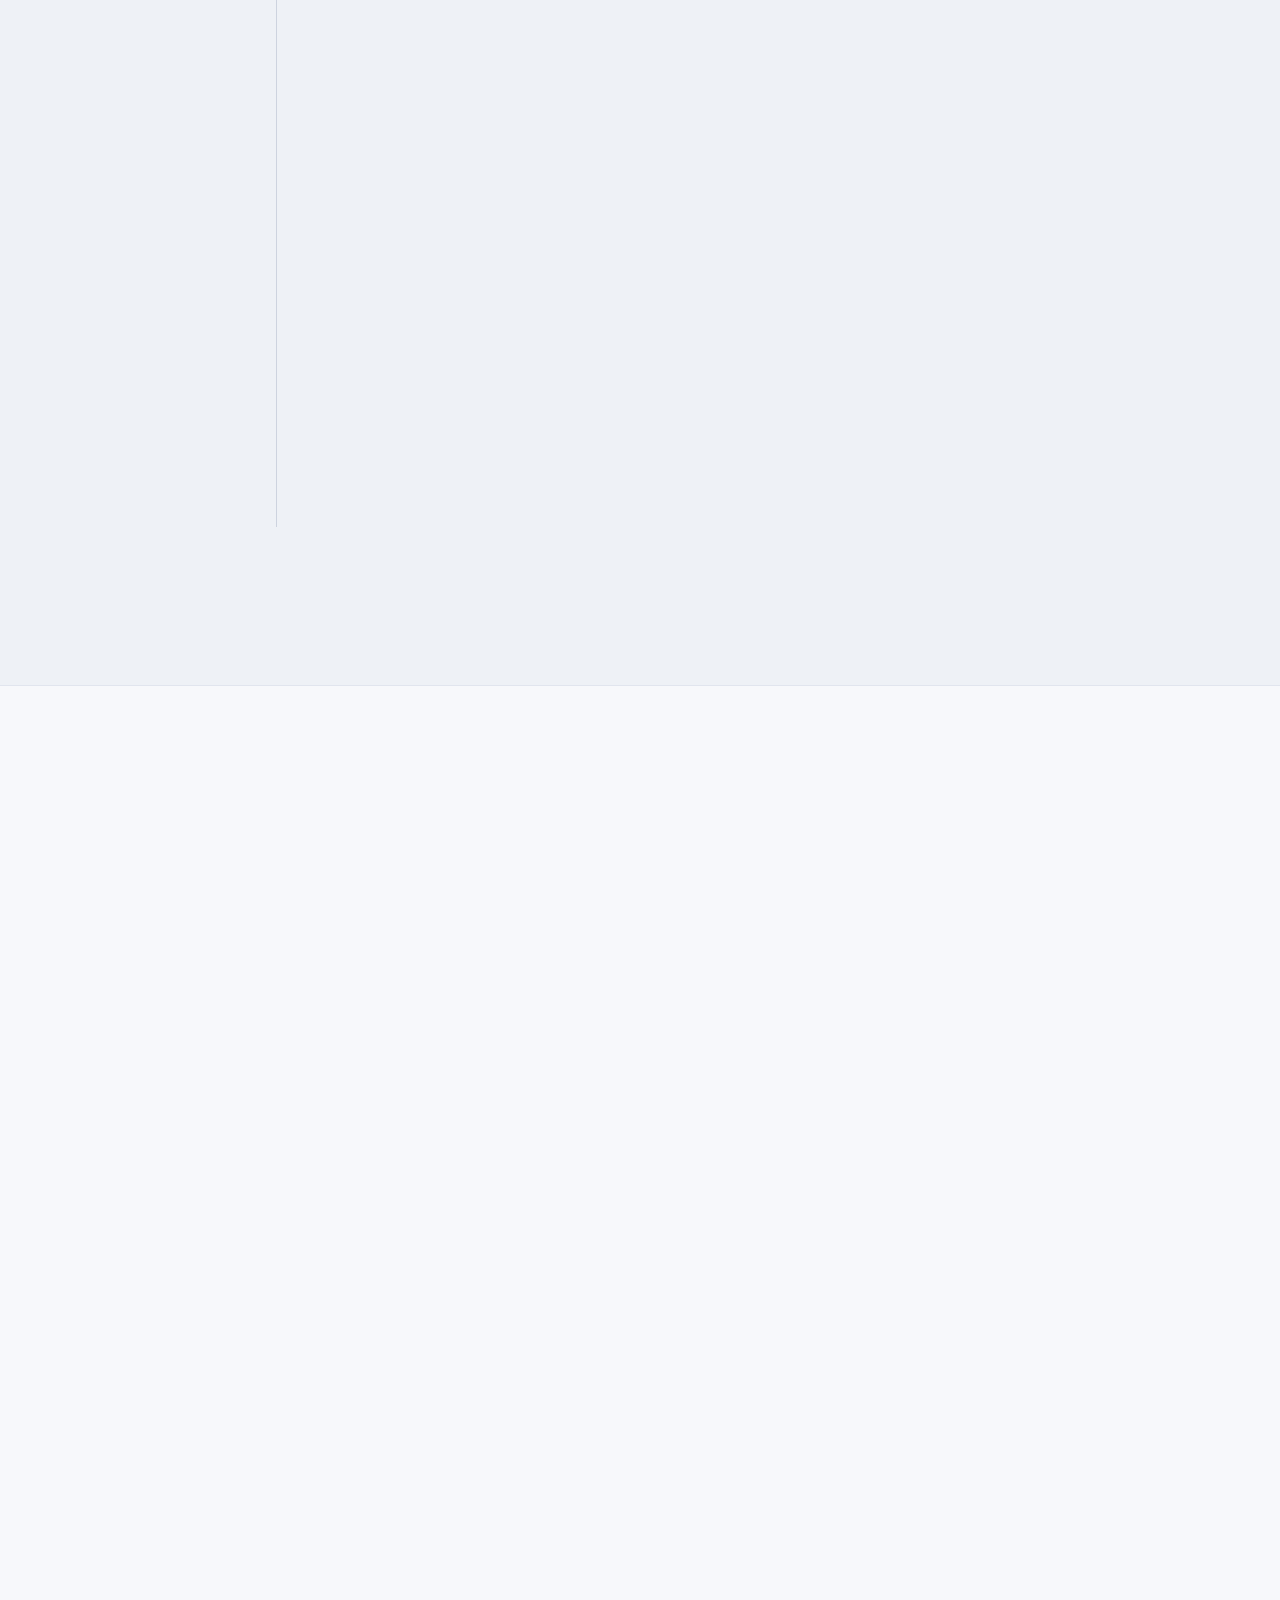
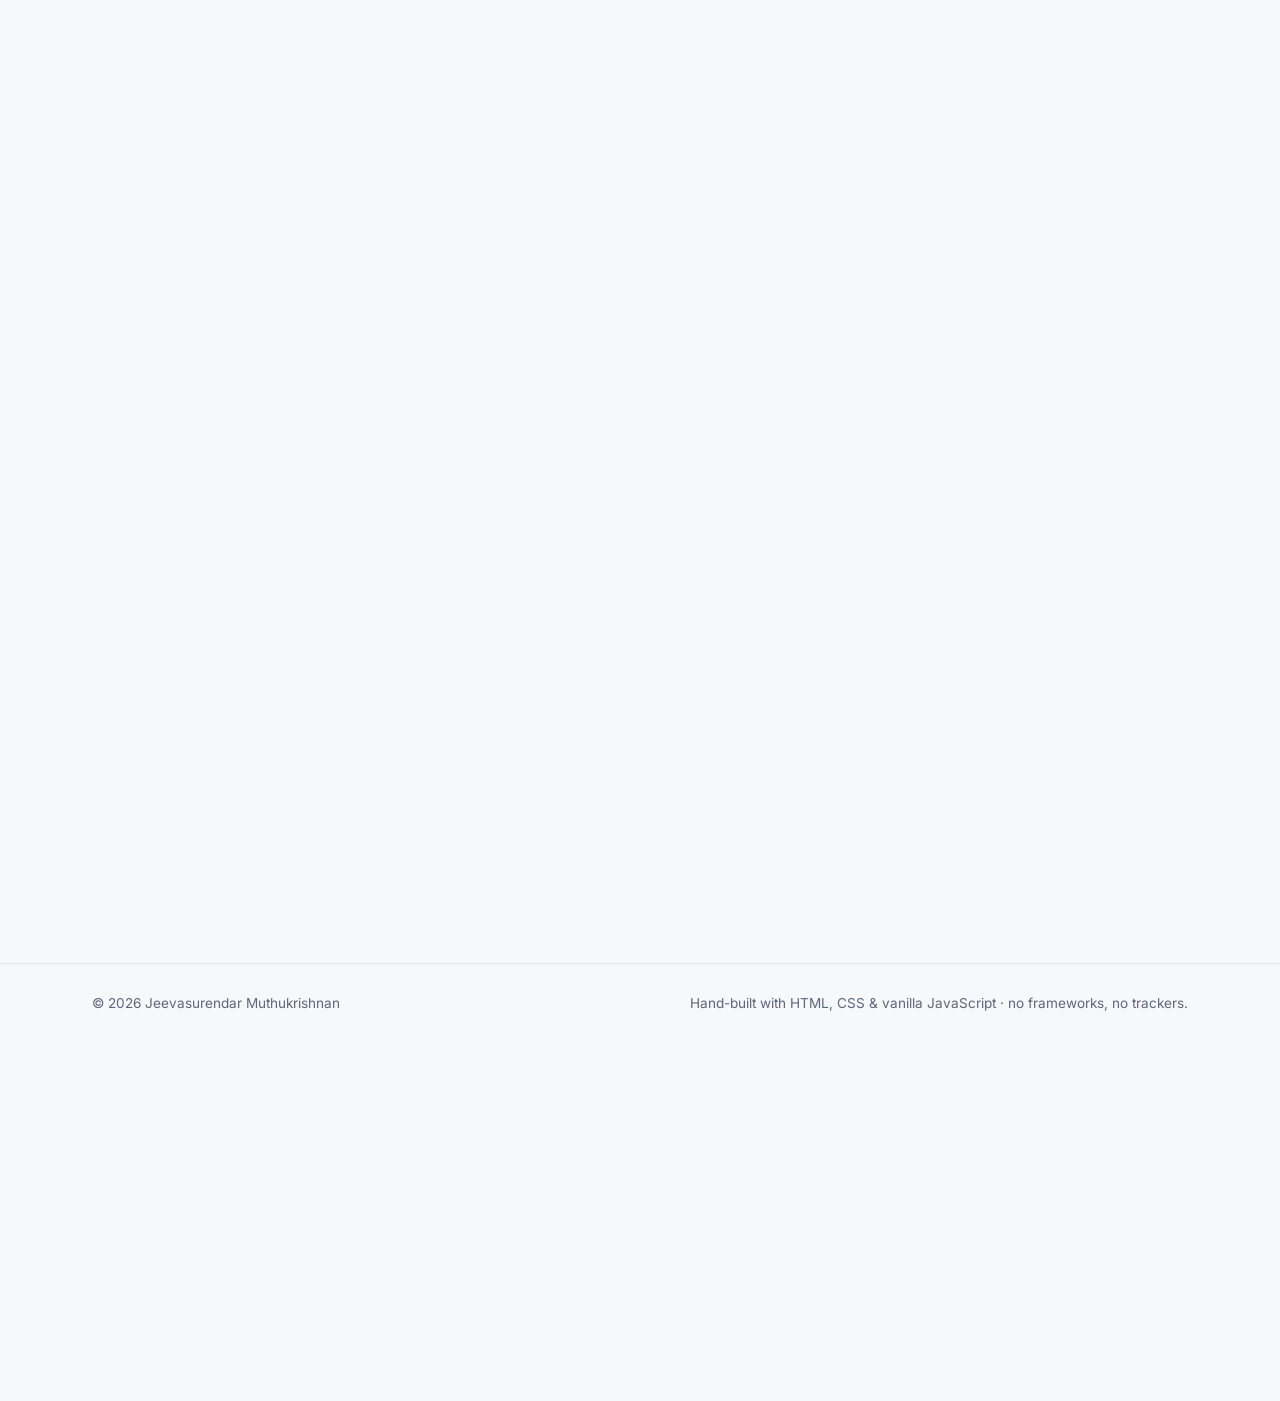
<file: socials.html>
<!doctype html>
<html lang="en">
<head>
  <meta charset="utf-8">
  <meta name="viewport" content="width=device-width, initial-scale=1">
  <meta name="robots" content="noindex,follow">
  <meta http-equiv="refresh" content="0;url=index.html#contact">
  <title>Socials | Jeevasurendar Muthukrishnan</title>
  <link rel="icon" href="assets/icons/favicon.svg" type="image/svg+xml">
</head>
<body>
  <p>Redirecting to <a href="index.html#contact">Socials</a>…</p>
</body>
</html>
</file>
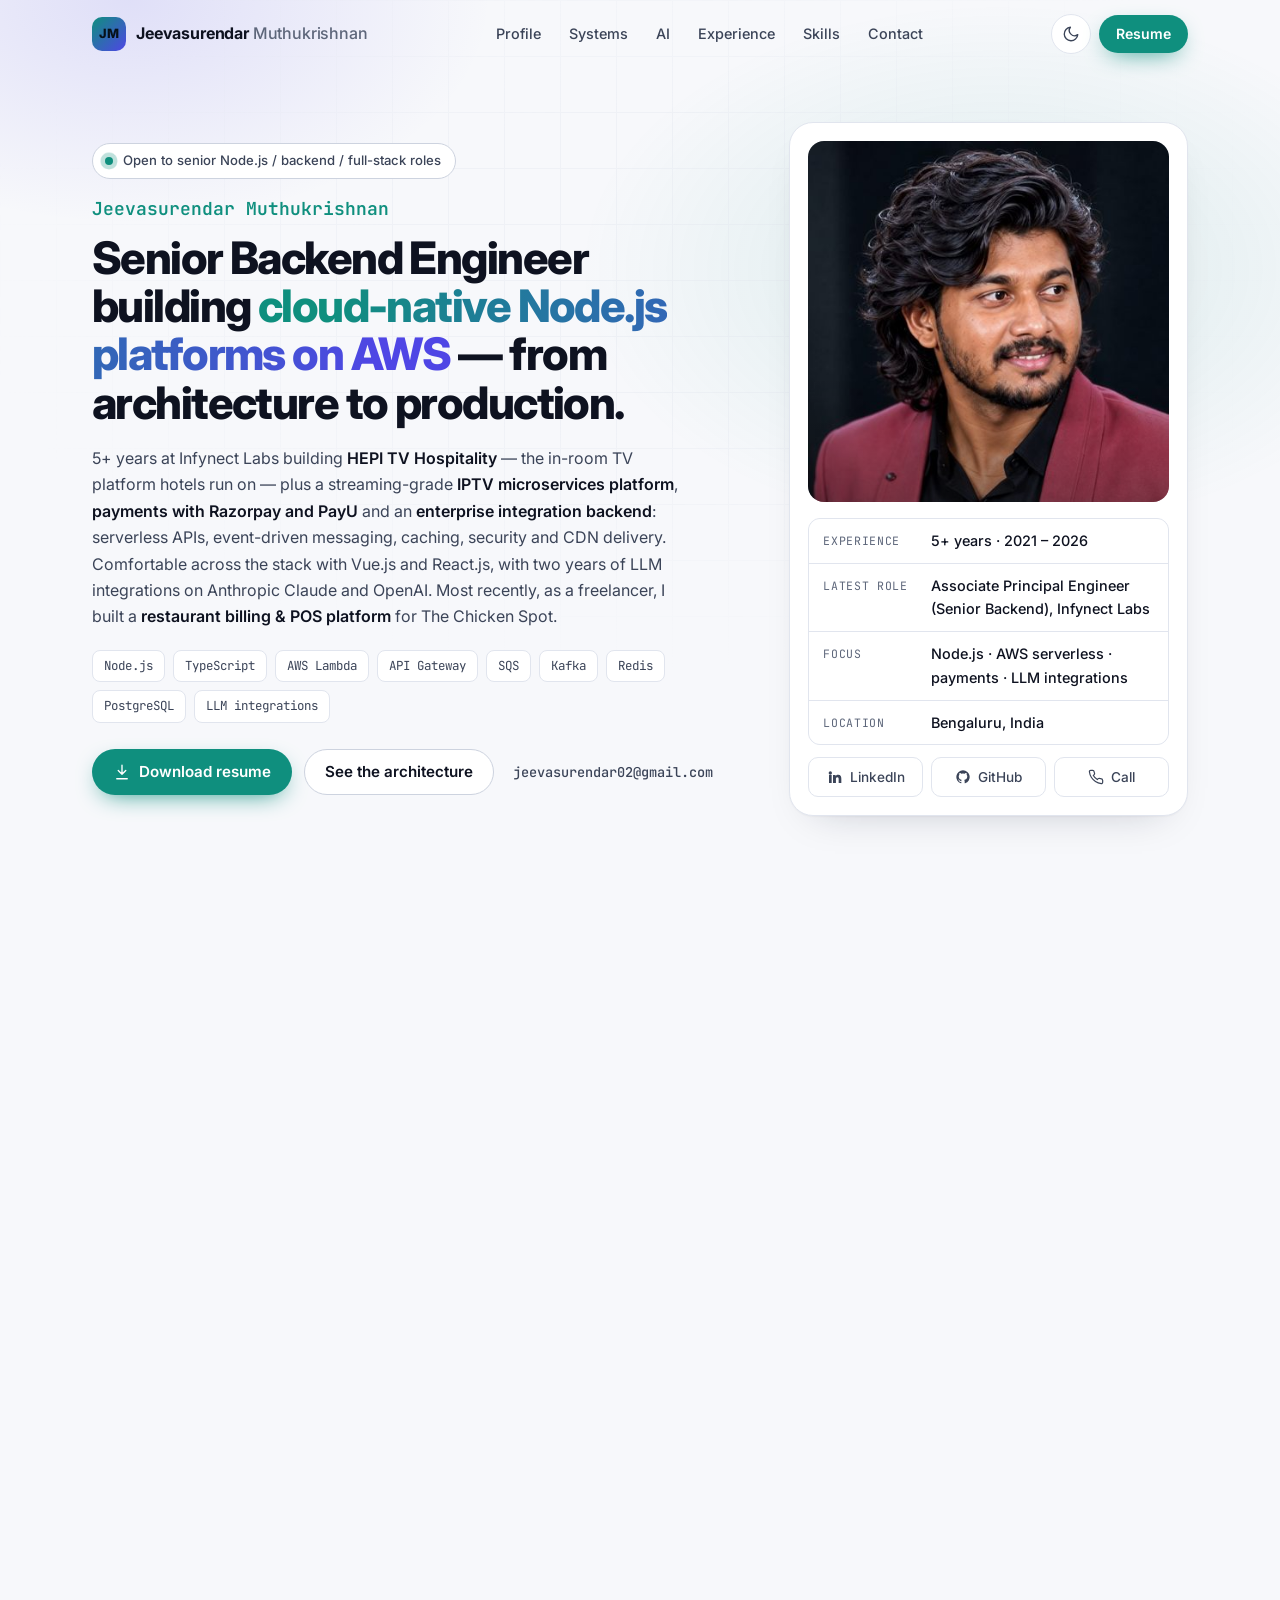
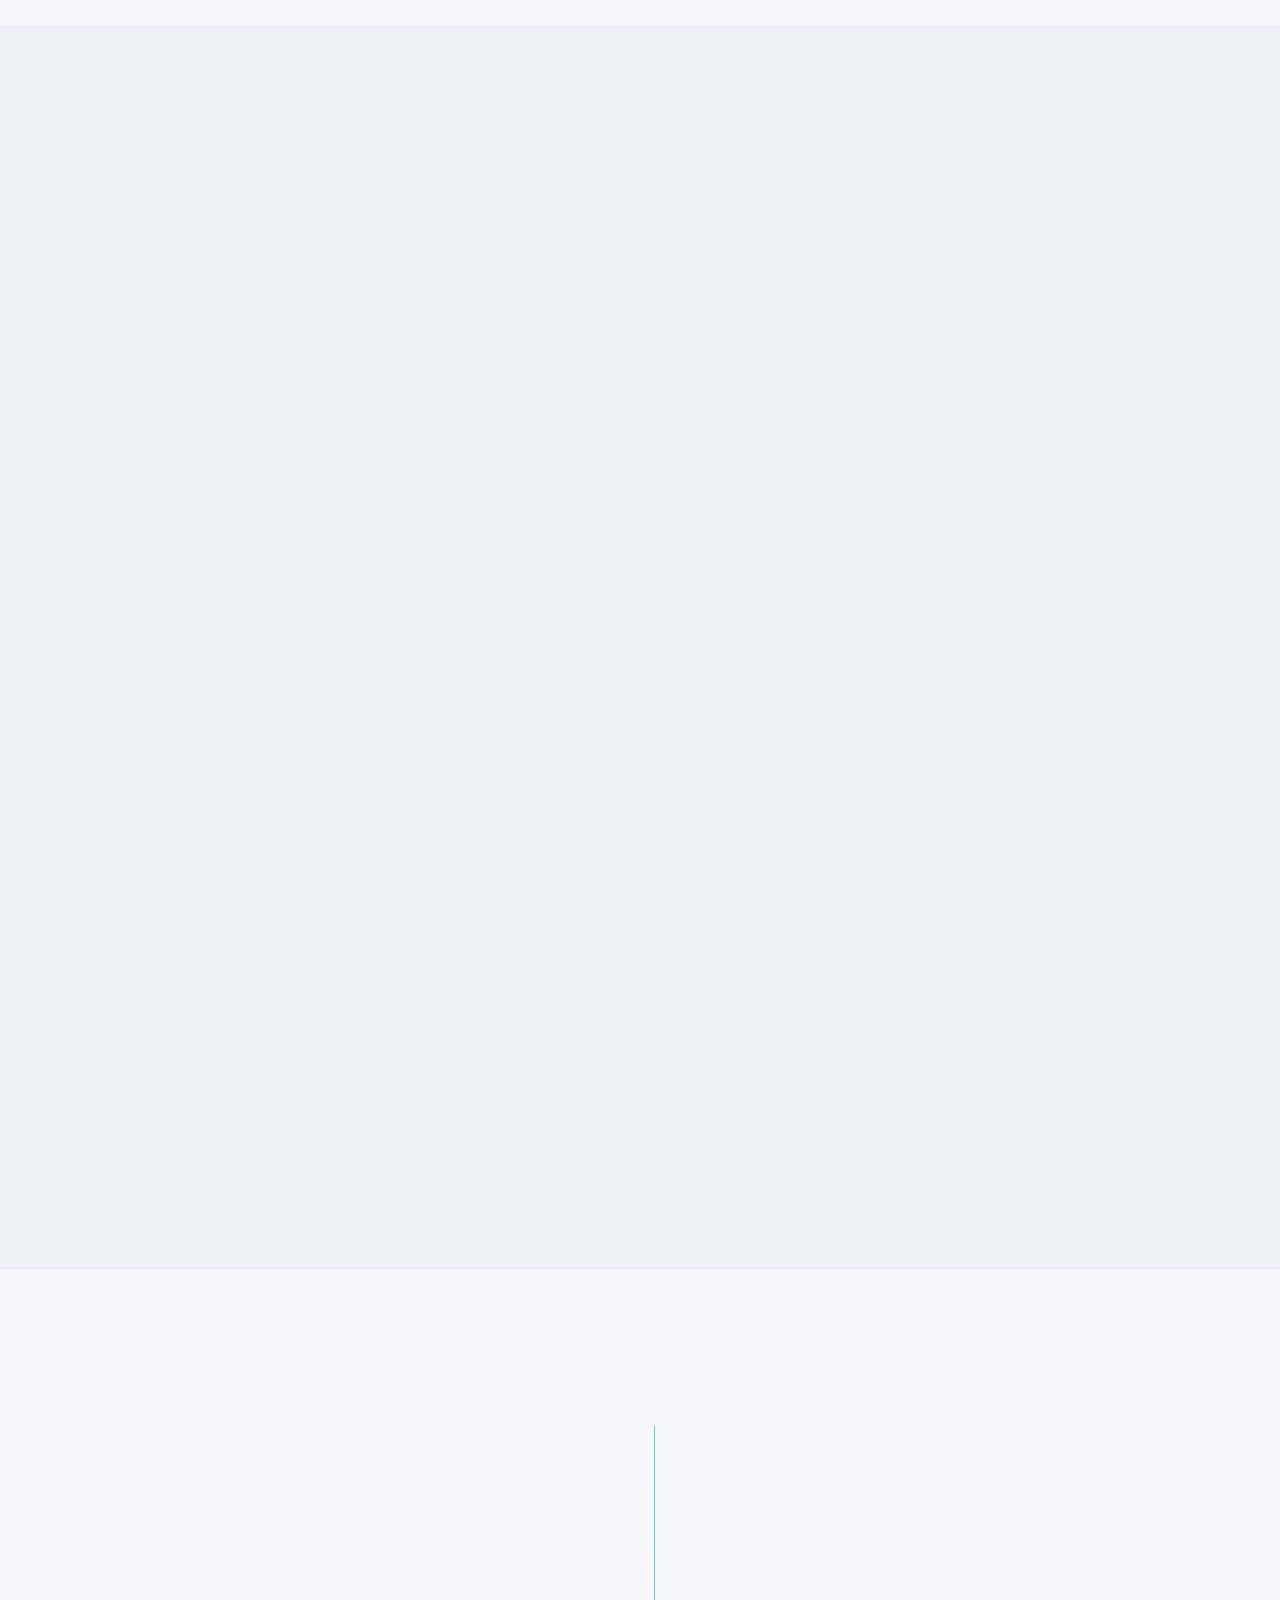
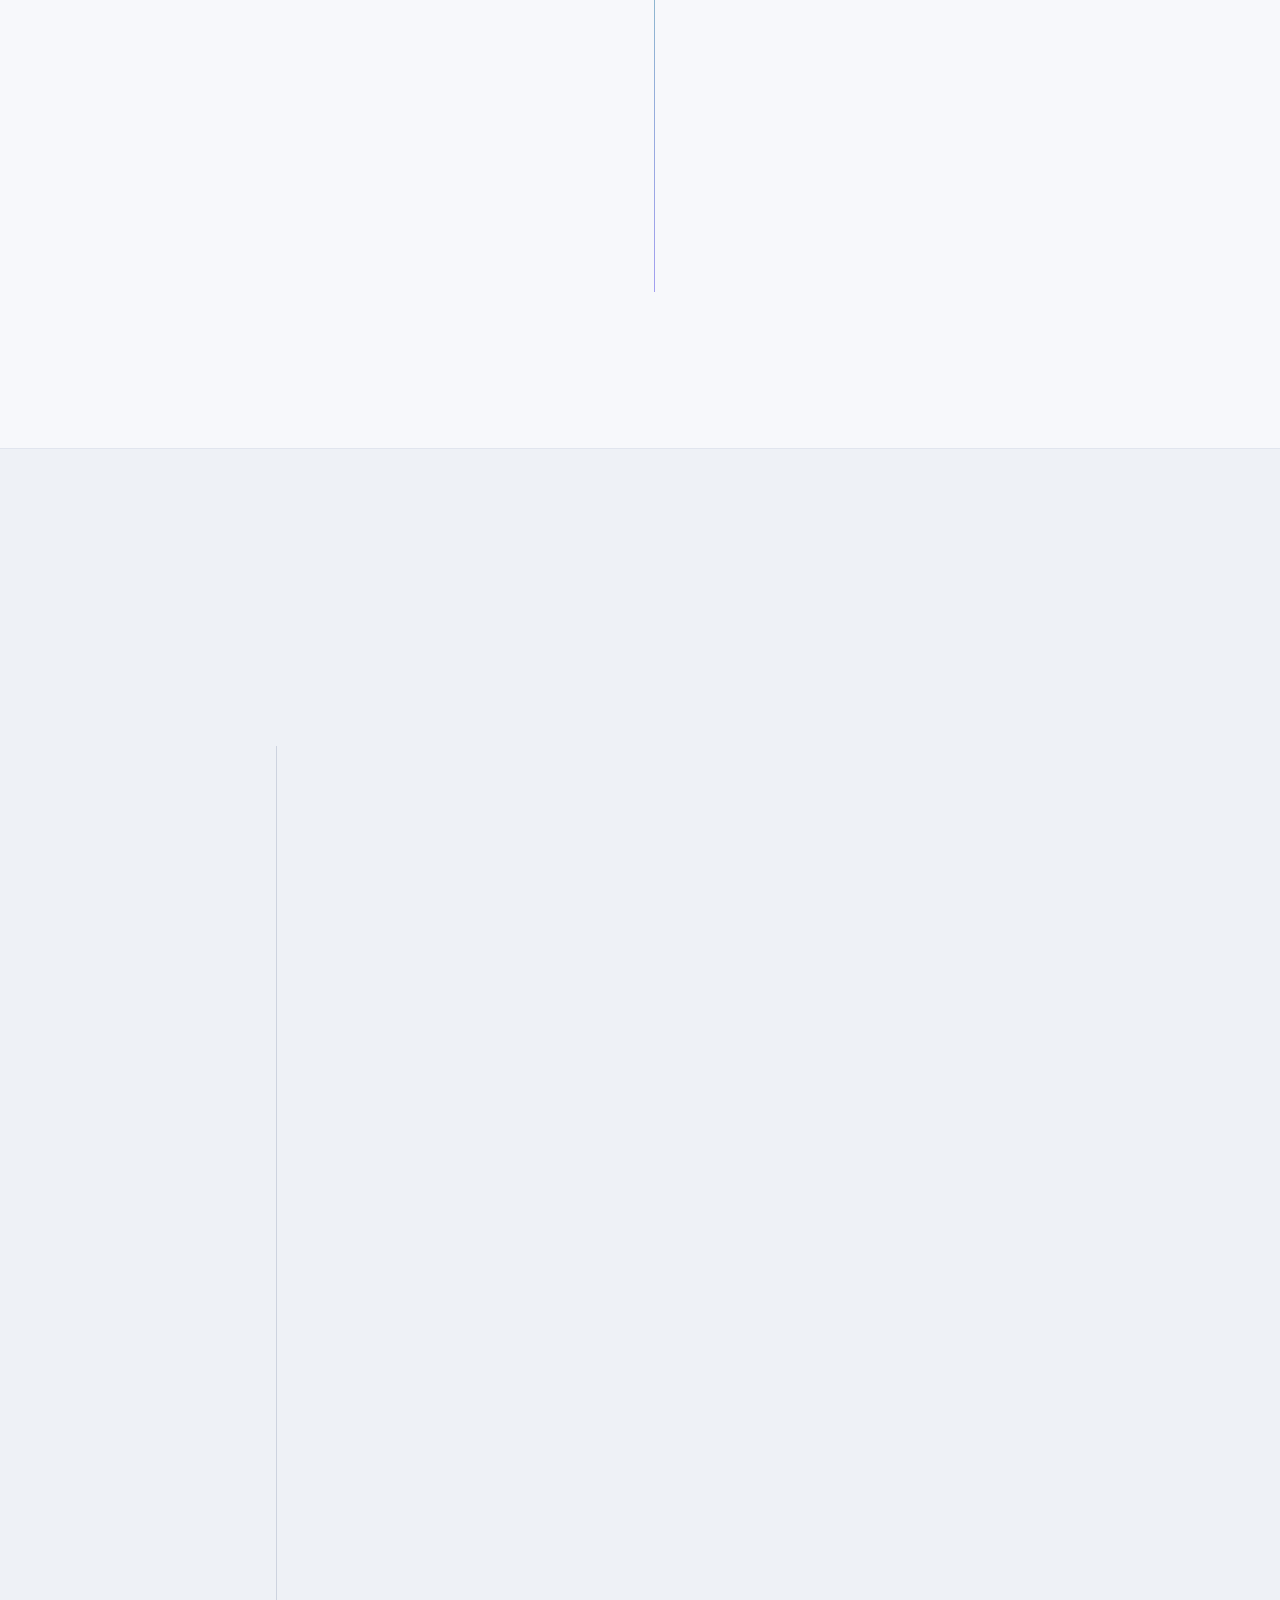
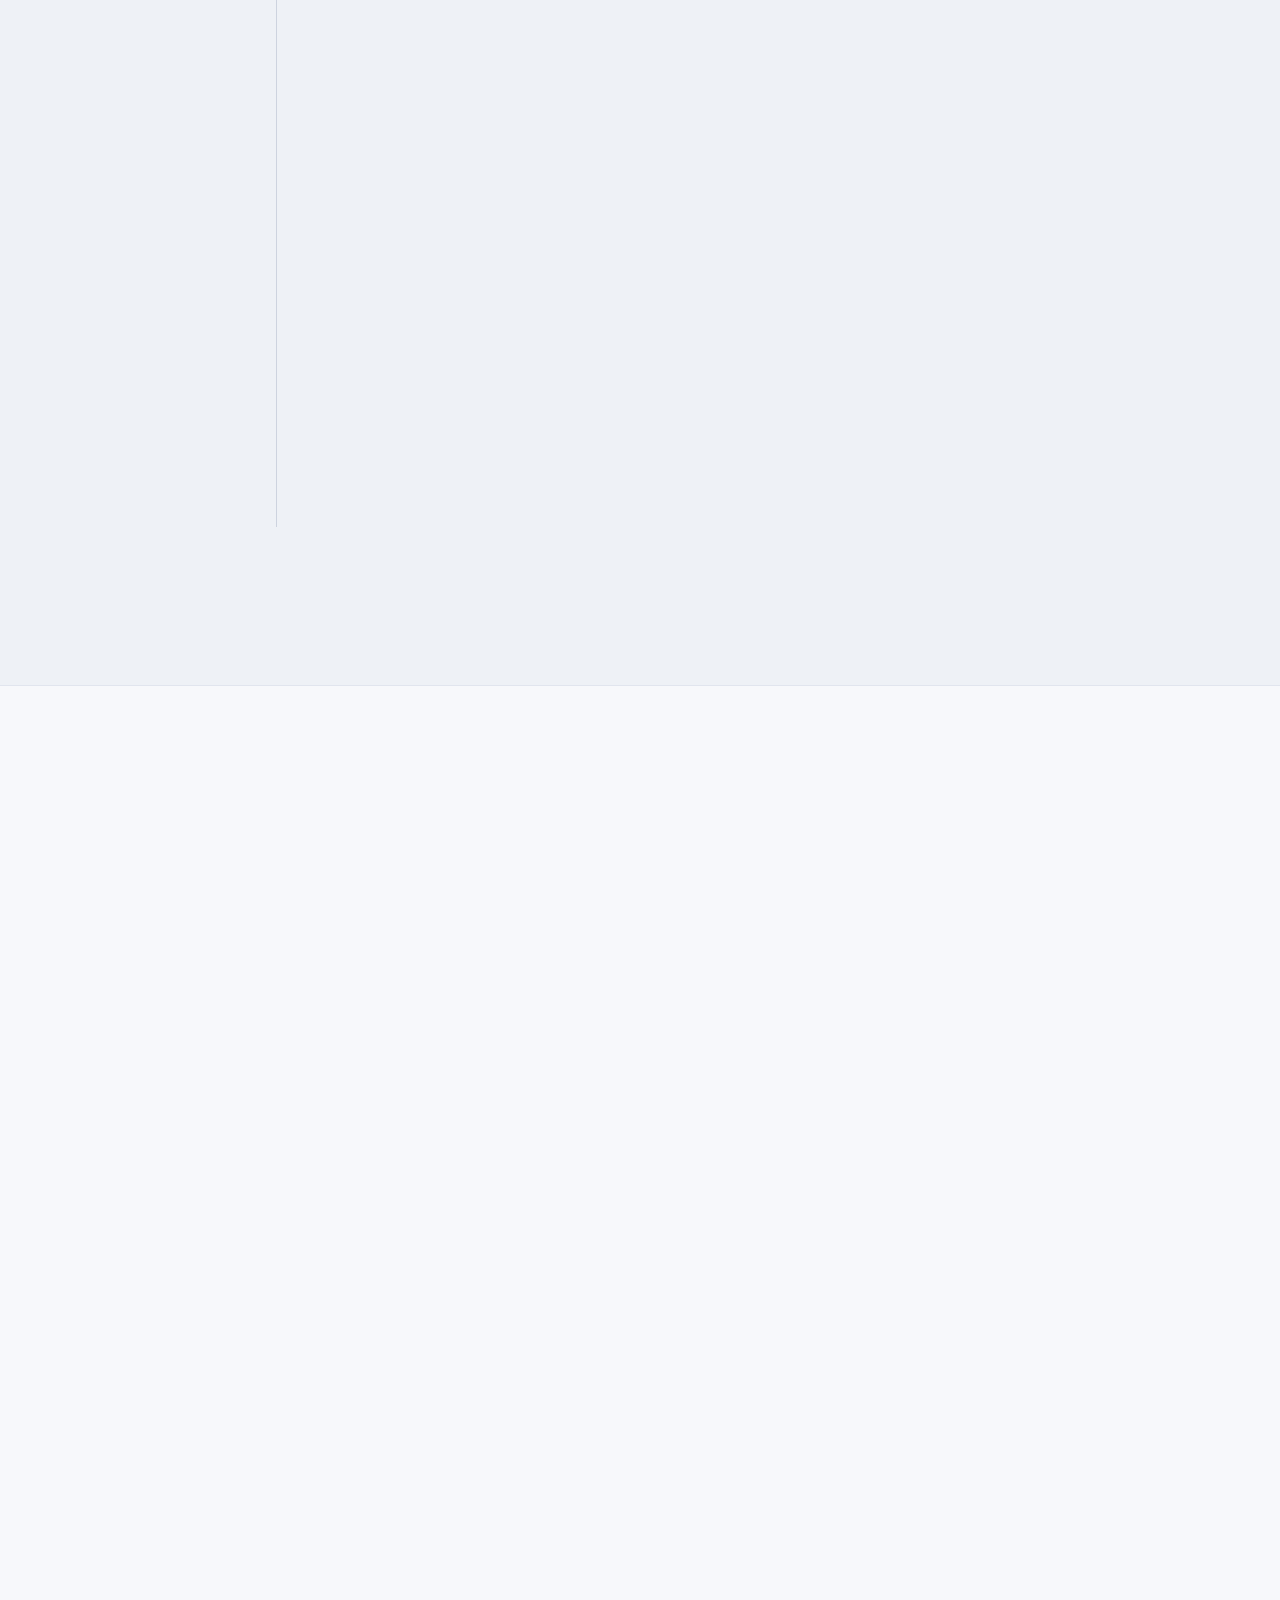
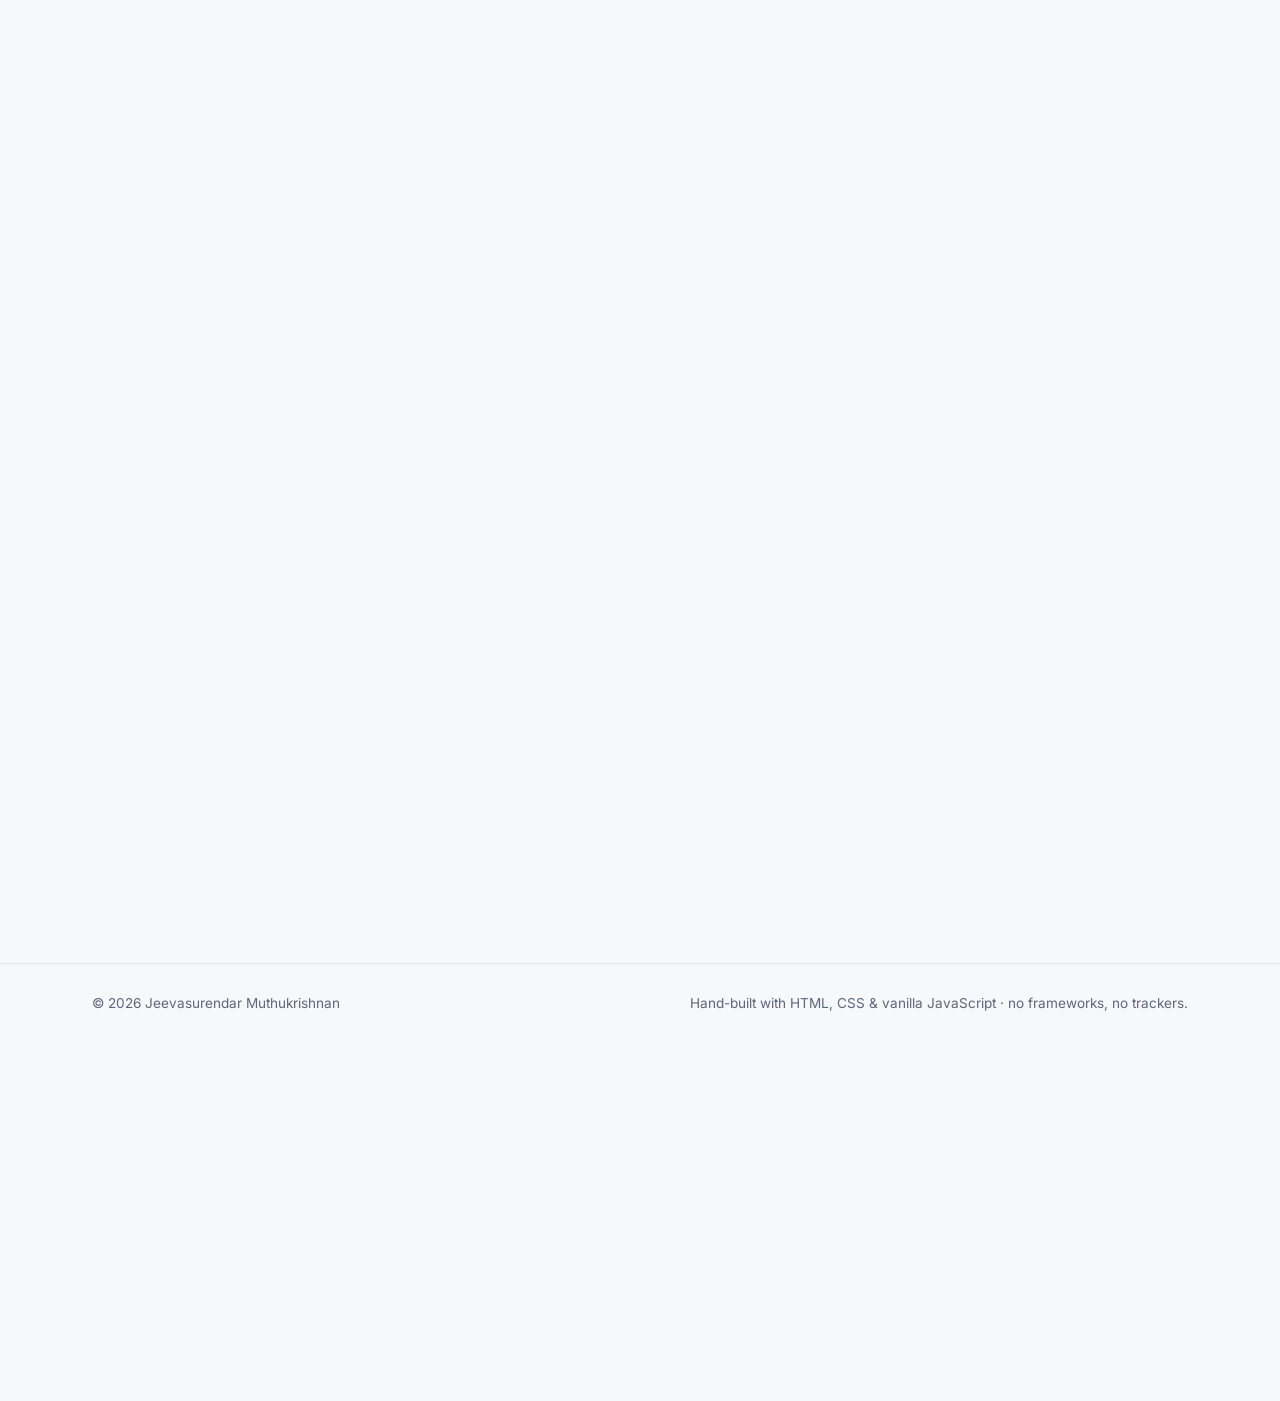
<file: thankyou.html>
<!doctype html>
<html lang="en">
<head>
  <meta charset="utf-8">
  <meta name="viewport" content="width=device-width, initial-scale=1">
  <meta name="robots" content="noindex,follow">
  <meta http-equiv="refresh" content="0;url=index.html#contact">
  <title>Thank You | Jeevasurendar Muthukrishnan</title>
  <link rel="icon" href="assets/icons/favicon.svg" type="image/svg+xml">
</head>
<body>
  <p>Redirecting to <a href="index.html#contact">Thank You</a>…</p>
</body>
</html>
</file>
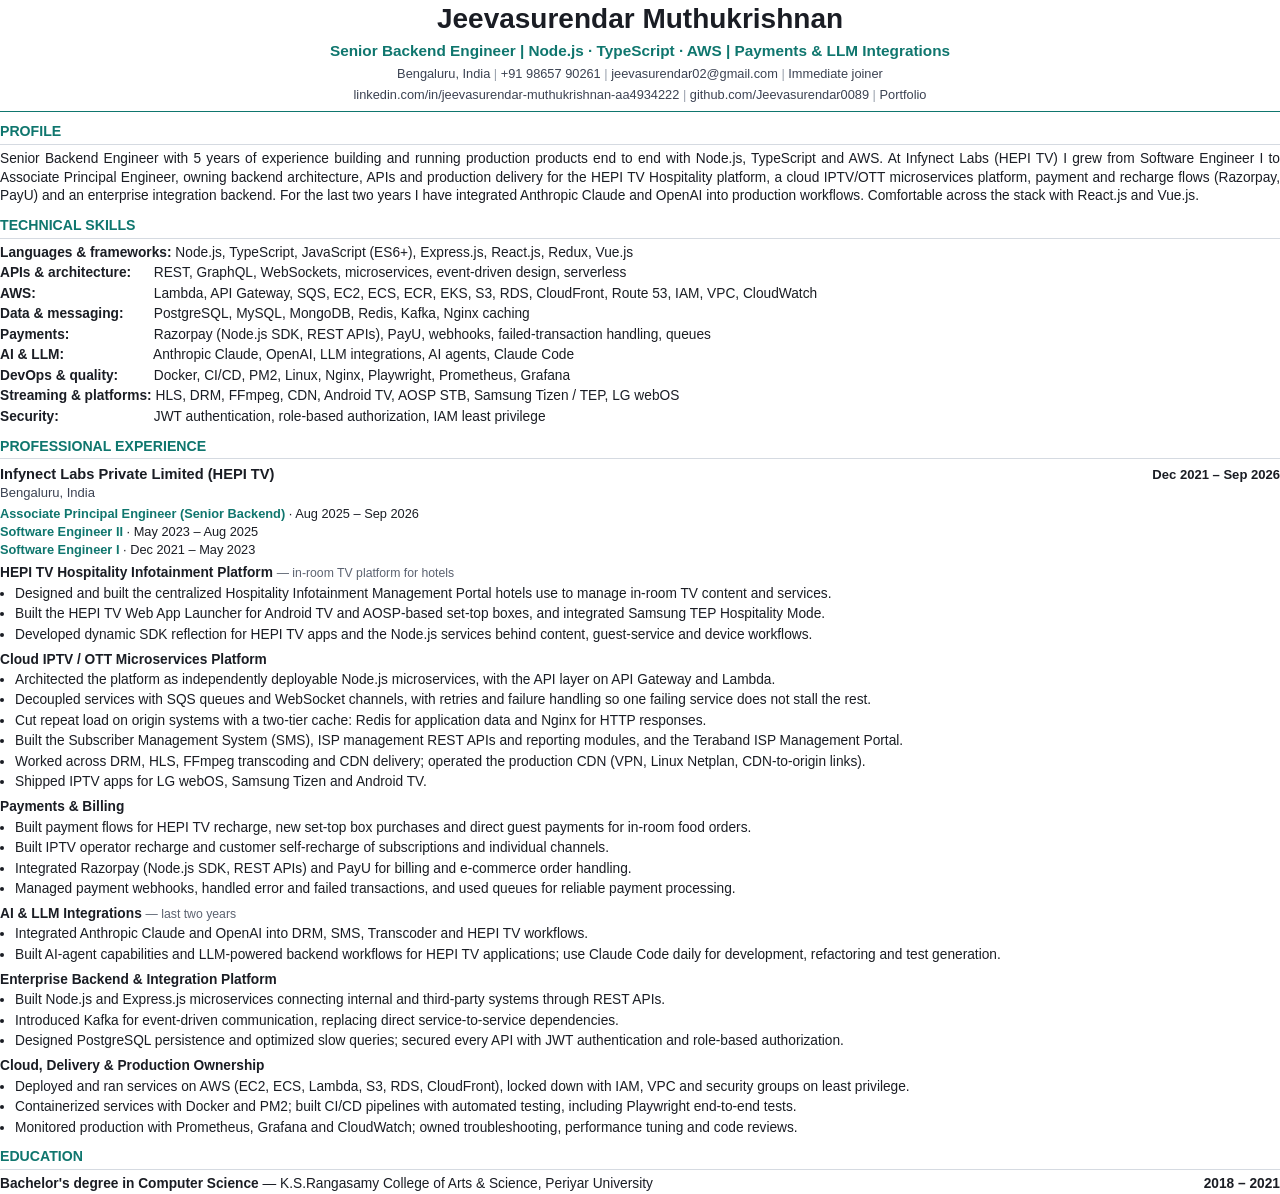
<file: assets/resume/source/resume.html>
<!doctype html>
<html lang="en">
<head>
<meta charset="utf-8">
<meta name="robots" content="noindex">
<title>Jeevasurendar Muthukrishnan — Resume</title>
<!-- Source for assets/resume/Jeevasurendar_Muthukrishnan_Resume.pdf.
     Rebuild: chrome --headless --print-to-pdf=../Jeevasurendar_Muthukrishnan_Resume.pdf --no-pdf-header-footer resume.html -->
<style>
  @page { size: A4; margin: 13mm 14mm; }
  * { box-sizing: border-box; margin: 0; padding: 0; }
  body { font-family: Calibri, "Segoe UI", Arial, sans-serif; font-size: 10.3pt; line-height: 1.38; color: #1a1d24; }
  a { color: inherit; text-decoration: none; }
  header { text-align: center; padding-bottom: 7px; border-bottom: 1.5px solid #0f766e; margin-bottom: 9px; }
  h1 { font-size: 21pt; font-weight: 700; }
  .role { font-size: 11.5pt; font-weight: 600; color: #0f766e; margin-top: 1px; }
  .contact { margin-top: 4px; font-size: 9.6pt; color: #3b4252; }
  .contact span + span::before { content: "  |  "; color: #9aa1ad; }
  h2 { font-size: 10.6pt; text-transform: uppercase; color: #0f766e; border-bottom: 1px solid #d5dae1; padding-bottom: 2px; margin: 10px 0 5px; }
  p.summary { text-align: justify; }
  ul { padding-left: 15px; }
  li { margin: 1.5px 0; }
  .skills li { list-style: none; margin-left: -15px; }
  .skills b { display: inline-block; min-width: 150px; }
  .job-head { display: flex; justify-content: space-between; align-items: baseline; }
  .job-head h3 { font-size: 11pt; }
  .job-head .date { font-weight: 600; font-size: 9.8pt; white-space: nowrap; }
  .sub { color: #3b4252; font-size: 9.8pt; margin-bottom: 3px; }
  .path { font-size: 9.6pt; margin: 3px 0 2px; }
  .path b { color: #0f766e; }
  h4 { font-size: 10.3pt; margin: 6px 0 1px; }
  h4 small { font-weight: 400; color: #5b6270; font-size: 9.2pt; }
  .edu { display: flex; justify-content: space-between; }
  .avoid { break-inside: avoid; }
</style>
</head>
<body>
<header>
  <h1>Jeevasurendar Muthukrishnan</h1>
  <div class="role">Senior Backend Engineer | Node.js · TypeScript · AWS | Payments &amp; LLM Integrations</div>
  <div class="contact">
    <span>Bengaluru, India</span><span>+91 98657 90261</span><span><a href="mailto:jeevasurendar02@gmail.com">jeevasurendar02@gmail.com</a></span><span>Immediate joiner</span>
  </div>
  <div class="contact">
    <span><a href="https://www.linkedin.com/in/jeevasurendar-muthukrishnan-aa4934222/">linkedin.com/in/jeevasurendar-muthukrishnan-aa4934222</a></span><span><a href="https://github.com/Jeevasurendar0089">github.com/Jeevasurendar0089</a></span><span><a href="https://blue-disk-69ea.jeevasurendar02.workers.dev/">Portfolio</a></span>
  </div>
</header>

<h2>Profile</h2>
<p class="summary">Senior Backend Engineer with 5 years of experience building and running production products end to end with Node.js, TypeScript and AWS. At Infynect Labs (HEPI TV) I grew from Software Engineer I to Associate Principal Engineer, owning backend architecture, APIs and production delivery for the HEPI TV Hospitality platform, a cloud IPTV/OTT microservices platform, payment and recharge flows (Razorpay, PayU) and an enterprise integration backend. For the last two years I have integrated Anthropic Claude and OpenAI into production workflows. Comfortable across the stack with React.js and Vue.js.</p>

<h2>Technical Skills</h2>
<ul class="skills">
  <li><b>Languages &amp; frameworks:</b> Node.js, TypeScript, JavaScript (ES6+), Express.js, React.js, Redux, Vue.js</li>
  <li><b>APIs &amp; architecture:</b> REST, GraphQL, WebSockets, microservices, event-driven design, serverless</li>
  <li><b>AWS:</b> Lambda, API Gateway, SQS, EC2, ECS, ECR, EKS, S3, RDS, CloudFront, Route 53, IAM, VPC, CloudWatch</li>
  <li><b>Data &amp; messaging:</b> PostgreSQL, MySQL, MongoDB, Redis, Kafka, Nginx caching</li>
  <li><b>Payments:</b> Razorpay (Node.js SDK, REST APIs), PayU, webhooks, failed-transaction handling, queues</li>
  <li><b>AI &amp; LLM:</b> Anthropic Claude, OpenAI, LLM integrations, AI agents, Claude Code</li>
  <li><b>DevOps &amp; quality:</b> Docker, CI/CD, PM2, Linux, Nginx, Playwright, Prometheus, Grafana</li>
  <li><b>Streaming &amp; platforms:</b> HLS, DRM, FFmpeg, CDN, Android TV, AOSP STB, Samsung Tizen / TEP, LG webOS</li>
  <li><b>Security:</b> JWT authentication, role-based authorization, IAM least privilege</li>
</ul>

<h2>Professional Experience</h2>
<div class="job-head"><h3>Infynect Labs Private Limited (HEPI TV)</h3><span class="date">Dec 2021 – Sep 2026</span></div>
<div class="sub">Bengaluru, India</div>
<div class="path">
  <div><b>Associate Principal Engineer (Senior Backend)</b> · Aug 2025 – Sep 2026</div>
  <div><b>Software Engineer II</b> · May 2023 – Aug 2025</div>
  <div><b>Software Engineer I</b> · Dec 2021 – May 2023</div>
</div>

<div class="avoid">
<h4>HEPI TV Hospitality Infotainment Platform <small>— in-room TV platform for hotels</small></h4>
<ul>
  <li>Designed and built the centralized Hospitality Infotainment Management Portal hotels use to manage in-room TV content and services.</li>
  <li>Built the HEPI TV Web App Launcher for Android TV and AOSP-based set-top boxes, and integrated Samsung TEP Hospitality Mode.</li>
  <li>Developed dynamic SDK reflection for HEPI TV apps and the Node.js services behind content, guest-service and device workflows.</li>
</ul>
</div>

<div class="avoid">
<h4>Cloud IPTV / OTT Microservices Platform</h4>
<ul>
  <li>Architected the platform as independently deployable Node.js microservices, with the API layer on API Gateway and Lambda.</li>
  <li>Decoupled services with SQS queues and WebSocket channels, with retries and failure handling so one failing service does not stall the rest.</li>
  <li>Cut repeat load on origin systems with a two-tier cache: Redis for application data and Nginx for HTTP responses.</li>
  <li>Built the Subscriber Management System (SMS), ISP management REST APIs and reporting modules, and the Teraband ISP Management Portal.</li>
  <li>Worked across DRM, HLS, FFmpeg transcoding and CDN delivery; operated the production CDN (VPN, Linux Netplan, CDN-to-origin links).</li>
  <li>Shipped IPTV apps for LG webOS, Samsung Tizen and Android TV.</li>
</ul>
</div>

<div class="avoid">
<h4>Payments &amp; Billing</h4>
<ul>
  <li>Built payment flows for HEPI TV recharge, new set-top box purchases and direct guest payments for in-room food orders.</li>
  <li>Built IPTV operator recharge and customer self-recharge of subscriptions and individual channels.</li>
  <li>Integrated Razorpay (Node.js SDK, REST APIs) and PayU for billing and e-commerce order handling.</li>
  <li>Managed payment webhooks, handled error and failed transactions, and used queues for reliable payment processing.</li>
</ul>
</div>

<div class="avoid">
<h4>AI &amp; LLM Integrations <small>— last two years</small></h4>
<ul>
  <li>Integrated Anthropic Claude and OpenAI into DRM, SMS, Transcoder and HEPI TV workflows.</li>
  <li>Built AI-agent capabilities and LLM-powered backend workflows for HEPI TV applications; use Claude Code daily for development, refactoring and test generation.</li>
</ul>
</div>

<div class="avoid">
<h4>Enterprise Backend &amp; Integration Platform</h4>
<ul>
  <li>Built Node.js and Express.js microservices connecting internal and third-party systems through REST APIs.</li>
  <li>Introduced Kafka for event-driven communication, replacing direct service-to-service dependencies.</li>
  <li>Designed PostgreSQL persistence and optimized slow queries; secured every API with JWT authentication and role-based authorization.</li>
</ul>
</div>

<div class="avoid">
<h4>Cloud, Delivery &amp; Production Ownership</h4>
<ul>
  <li>Deployed and ran services on AWS (EC2, ECS, Lambda, S3, RDS, CloudFront), locked down with IAM, VPC and security groups on least privilege.</li>
  <li>Containerized services with Docker and PM2; built CI/CD pipelines with automated testing, including Playwright end-to-end tests.</li>
  <li>Monitored production with Prometheus, Grafana and CloudWatch; owned troubleshooting, performance tuning and code reviews.</li>
</ul>
</div>

<div class="avoid">
<h2>Education</h2>
<div class="edu"><span><b>Bachelor's degree in Computer Science</b> — K.S.Rangasamy College of Arts &amp; Science, Periyar University</span><span class="date"><b>2018 – 2021</b></span></div>
</div>
</body>
</html>
</file>
<file: css/style.css>
/* =========================================================
   Jeevasurendar Muthukrishnan — portfolio
   Design tokens, base, components. Breakpoints: responsive.css
   ========================================================= */

:root {
  --bg: #0b0d12;
  --bg-alt: #0f121a;
  --surface: #141823;
  --surface-2: #1a1f2c;
  --border: #242a3a;
  --border-strong: #333b50;
  --text: #e9ecf3;
  --text-2: #b4bbcb;
  --muted: #8890a3;
  --accent: #5eead4;          /* teal: "system healthy" */
  --accent-ink: #04201c;
  --accent-soft: rgba(94, 234, 212, .12);
  --accent-2: #a5b4fc;        /* indigo: secondary highlight */
  --aws: #fbbf77;             /* AWS components in diagrams */
  --aws-soft: rgba(251, 191, 119, .1);
  --glow: rgba(94, 234, 212, .18);
  --shadow: 0 1px 0 rgba(255,255,255,.04) inset, 0 20px 50px -24px rgba(0,0,0,.7);

  --font: "Inter", system-ui, -apple-system, "Segoe UI", Roboto, sans-serif;
  --mono: "JetBrains Mono", ui-monospace, "SFMono-Regular", Consolas, monospace;
  --radius: 16px;
  --radius-sm: 10px;
  --container: 1160px;
  --gutter: clamp(16px, 4vw, 32px);
  --header-h: 68px;
  --ease: cubic-bezier(.2, .7, .2, 1);
}

@media (prefers-color-scheme: light) {
  :root:not([data-theme="dark"]) {
    --bg: #f7f8fb; --bg-alt: #eef1f6; --surface: #ffffff; --surface-2: #f3f5f9;
    --border: #e1e5ee; --border-strong: #cdd3df;
    --text: #0e1220; --text-2: #3b4458; --muted: #5d667a;
    --accent: #0f8f7e; --accent-ink: #ffffff; --accent-soft: rgba(15, 143, 126, .1);
    --accent-2: #4f46e5; --aws: #b45309; --aws-soft: rgba(180, 83, 9, .08);
    --glow: rgba(15, 143, 126, .12);
    --shadow: 0 1px 2px rgba(15,23,42,.04), 0 18px 40px -26px rgba(15,23,42,.25);
  }
}
:root[data-theme="light"] {
  --bg: #f7f8fb; --bg-alt: #eef1f6; --surface: #ffffff; --surface-2: #f3f5f9;
  --border: #e1e5ee; --border-strong: #cdd3df;
  --text: #0e1220; --text-2: #3b4458; --muted: #5d667a;
  --accent: #0f8f7e; --accent-ink: #ffffff; --accent-soft: rgba(15, 143, 126, .1);
  --accent-2: #4f46e5; --aws: #b45309; --aws-soft: rgba(180, 83, 9, .08);
  --glow: rgba(15, 143, 126, .12);
  --shadow: 0 1px 2px rgba(15,23,42,.04), 0 18px 40px -26px rgba(15,23,42,.25);
}

/* ---------- Base ---------- */
*, *::before, *::after { box-sizing: border-box; }
html { scroll-behavior: smooth; scroll-padding-top: calc(var(--header-h) + 12px); -webkit-text-size-adjust: 100%; }
body {
  margin: 0;
  font-family: var(--font);
  font-size: 1rem;
  line-height: 1.65;
  color: var(--text);
  background: var(--bg);
  -webkit-font-smoothing: antialiased;
  text-rendering: optimizeLegibility;
  overflow-x: hidden;
}
img, svg { display: block; max-width: 100%; }
h1, h2, h3 { margin: 0; line-height: 1.15; letter-spacing: -.02em; font-weight: 700; }
p { margin: 0; }
ul, ol { margin: 0; padding: 0; list-style: none; }
a { color: inherit; text-decoration: none; }
button { font: inherit; color: inherit; background: none; border: 0; cursor: pointer; }
::selection { background: var(--accent); color: var(--accent-ink); }
:focus-visible { outline: 2px solid var(--accent); outline-offset: 3px; border-radius: 6px; }

.container { width: 100%; max-width: var(--container); margin-inline: auto; padding-inline: var(--gutter); }

.skip-link {
  position: absolute; left: 12px; top: -60px; z-index: 100;
  padding: 10px 16px; border-radius: var(--radius-sm);
  background: var(--accent); color: var(--accent-ink); font-weight: 600;
}
.skip-link:focus { top: 12px; }

/* Icons */
svg[viewBox="0 0 24 24"] { width: 18px; height: 18px; fill: none; stroke: currentColor; stroke-width: 1.8; stroke-linecap: round; stroke-linejoin: round; }
svg.fill { fill: currentColor; stroke: none; }

/* ---------- Buttons ---------- */
.btn {
  display: inline-flex; align-items: center; justify-content: center; gap: 8px;
  min-height: 46px; padding: 0 20px; border-radius: 999px;
  font-weight: 600; font-size: .95rem; white-space: nowrap;
  border: 1px solid transparent;
  transition: transform .2s var(--ease), background-color .2s, border-color .2s, color .2s, box-shadow .2s;
}
.btn:hover { transform: translateY(-1px); }
.btn:active { transform: translateY(0); }
.btn-primary { background: var(--accent); color: var(--accent-ink); box-shadow: 0 8px 24px -10px var(--accent); }
.btn-primary:hover { box-shadow: 0 10px 30px -8px var(--accent); }
.btn-ghost { border-color: var(--border-strong); background: var(--surface); }
.btn-ghost:hover { border-color: var(--accent); color: var(--accent); }
.btn-link { padding-inline: 6px; color: var(--text-2); font-weight: 500; font-family: var(--mono); font-size: .85rem; }
.btn-link:hover { color: var(--accent); transform: none; }
.btn-sm { min-height: 38px; padding: 0 16px; font-size: .88rem; }

.icon-btn {
  display: inline-grid; place-items: center; width: 40px; height: 40px;
  border-radius: 999px; border: 1px solid var(--border); background: var(--surface);
  color: var(--text-2); transition: color .2s, border-color .2s;
}
.icon-btn:hover { color: var(--accent); border-color: var(--accent); }
.i-moon { display: none !important; }
:root[data-theme="light"] .i-sun { display: none !important; }
:root[data-theme="light"] .i-moon { display: block !important; }
@media (prefers-color-scheme: light) {
  :root:not([data-theme="dark"]) .i-sun { display: none !important; }
  :root:not([data-theme="dark"]) .i-moon { display: block !important; }
}

/* ---------- Header ---------- */
.site-header {
  position: fixed; inset: 0 0 auto; z-index: 50; height: var(--header-h);
  transition: background-color .25s, border-color .25s, backdrop-filter .25s;
  border-bottom: 1px solid transparent;
}
.site-header.is-scrolled {
  background: color-mix(in srgb, var(--bg) 82%, transparent);
  backdrop-filter: saturate(160%) blur(14px);
  -webkit-backdrop-filter: saturate(160%) blur(14px);
  border-bottom-color: var(--border);
}
.navbar { height: 100%; display: flex; align-items: center; justify-content: space-between; gap: 20px; }
.brand { display: inline-flex; align-items: center; gap: 10px; font-weight: 700; letter-spacing: -.01em; }
.brand-mark {
  display: grid; place-items: center; width: 34px; height: 34px; border-radius: 10px;
  background: linear-gradient(135deg, var(--accent), var(--accent-2));
  color: #06111a; font-size: .8rem; font-weight: 800; letter-spacing: .02em;
}
.brand-dim { color: var(--muted); font-weight: 500; }
.nav-links { display: flex; gap: 4px; }
.nav-links a {
  padding: 8px 12px; border-radius: 999px; color: var(--text-2); font-size: .9rem; font-weight: 500;
  transition: color .2s, background-color .2s;
}
.nav-links a:hover { color: var(--text); }
.nav-links a.active { color: var(--text); background: var(--surface-2); }
.nav-actions { display: flex; align-items: center; gap: 8px; }
.menu-toggle { display: none; }
.scroll-progress {
  position: absolute; left: 0; bottom: -1px; height: 2px; width: 100%;
  background: linear-gradient(90deg, var(--accent), var(--accent-2));
  transform: scaleX(0); transform-origin: left;
}

/* ---------- Hero ---------- */
.hero { position: relative; padding: calc(var(--header-h) + clamp(28px, 6vh, 72px)) 0 clamp(56px, 9vh, 104px); overflow: hidden; }
.hero-bg {
  position: absolute; inset: 0; z-index: -1; pointer-events: none;
  background:
    radial-gradient(600px 380px at 78% 30%, var(--glow), transparent 70%),
    radial-gradient(520px 320px at 10% 0%, color-mix(in srgb, var(--accent-2) 14%, transparent), transparent 70%);
}
.hero-bg::after {
  content: ""; position: absolute; inset: 0;
  background-image:
    linear-gradient(var(--border) 1px, transparent 1px),
    linear-gradient(90deg, var(--border) 1px, transparent 1px);
  background-size: 56px 56px;
  opacity: .35;
  mask-image: radial-gradient(ellipse 70% 60% at 50% 30%, #000 30%, transparent 75%);
  -webkit-mask-image: radial-gradient(ellipse 70% 60% at 50% 30%, #000 30%, transparent 75%);
}
.hero-grid { display: grid; grid-template-columns: minmax(0, 1.35fr) minmax(0, .85fr); gap: clamp(32px, 5vw, 72px); align-items: center; }

.status-pill {
  display: inline-flex; align-items: center; gap: 10px;
  padding: 6px 14px 6px 12px; border-radius: 999px;
  border: 1px solid var(--border-strong); background: var(--surface);
  font-size: .82rem; font-weight: 500; color: var(--text-2);
}
.pulse { position: relative; width: 8px; height: 8px; border-radius: 50%; background: var(--accent); }
.pulse::after {
  content: ""; position: absolute; inset: 0; border-radius: 50%; background: var(--accent);
  animation: pulse 2.4s var(--ease) infinite;
}
@keyframes pulse { 0% { transform: scale(1); opacity: .7; } 80%, 100% { transform: scale(2.8); opacity: 0; } }

.hero h1 { margin-top: 20px; }
.hero-name {
  display: block; font-size: clamp(1rem, 1.4vw, 1.15rem); font-weight: 600; letter-spacing: 0;
  color: var(--accent); font-family: var(--mono); margin-bottom: 14px;
}
.hero-role { display: block; font-size: clamp(1.9rem, 3.5vw, 2.9rem); font-weight: 800; letter-spacing: -.035em; line-height: 1.08; }
.hero-role em {
  font-style: normal;
  background: linear-gradient(100deg, var(--accent) 10%, var(--accent-2) 90%);
  -webkit-background-clip: text; background-clip: text; color: transparent;
}
.hero-lede { margin-top: 18px; max-width: 60ch; font-size: clamp(1rem, 1.2vw, 1.1rem); color: var(--text-2); }
.hero-lede strong { color: var(--text); font-weight: 600; }

.hero-stack { display: flex; flex-wrap: wrap; gap: 8px; margin-top: 20px; }
.hero-stack li {
  padding: 5px 11px; border-radius: 8px; border: 1px solid var(--border); background: var(--surface);
  font-family: var(--mono); font-size: .78rem; color: var(--text-2);
}
.hero-actions { display: flex; flex-wrap: wrap; align-items: center; gap: 12px; margin-top: 26px; }

.hero-card {
  position: relative; padding: 18px; border-radius: 24px;
  background: var(--surface); border: 1px solid var(--border); box-shadow: var(--shadow);
}
.portrait { position: relative; aspect-ratio: 1; border-radius: 16px; overflow: hidden; background: var(--surface-2); }
.portrait img { width: 100%; height: 100%; object-fit: cover; object-position: 50% 20%; }
.portrait::after {
  content: ""; position: absolute; inset: auto 0 0; height: 35%;
  background: linear-gradient(transparent, rgba(0,0,0,.35));
}
.snapshot { margin: 16px 0 0; display: grid; gap: 1px; background: var(--border); border-radius: 12px; overflow: hidden; border: 1px solid var(--border); }
.snapshot div { display: grid; grid-template-columns: 96px 1fr; gap: 12px; padding: 10px 14px; background: var(--surface); }
.snapshot dt { font-family: var(--mono); font-size: .72rem; text-transform: uppercase; letter-spacing: .06em; color: var(--muted); padding-top: 2px; }
.snapshot dd { margin: 0; font-size: .9rem; font-weight: 500; }
.snapshot-links { display: grid; grid-template-columns: repeat(3, 1fr); gap: 8px; margin-top: 12px; }
.snapshot-links a {
  display: inline-flex; align-items: center; justify-content: center; gap: 7px; min-height: 40px;
  border-radius: 10px; border: 1px solid var(--border); font-size: .85rem; font-weight: 500; color: var(--text-2);
  transition: color .2s, border-color .2s;
}
.snapshot-links a:hover { color: var(--accent); border-color: var(--accent); }
.snapshot-links svg { width: 16px; height: 16px; }

/* ---------- Sections ---------- */
.section { padding: clamp(72px, 11vw, 128px) 0; }
.section-alt { background: var(--bg-alt); border-block: 1px solid var(--border); }
.section-head { max-width: 720px; margin-bottom: clamp(36px, 5vw, 56px); }
.eyebrow { font-family: var(--mono); font-size: .8rem; color: var(--accent); letter-spacing: .04em; margin-bottom: 14px; }
.section-head h2 { font-size: clamp(1.75rem, 3.4vw, 2.6rem); letter-spacing: -.03em; }
.section-sub { margin-top: 14px; color: var(--text-2); font-size: 1.05rem; max-width: 62ch; }

/* ---------- Highlights ---------- */
.highlights { display: grid; grid-template-columns: repeat(4, 1fr); gap: 16px; }
.hl-card {
  position: relative; padding: 24px; border-radius: var(--radius);
  background: var(--surface); border: 1px solid var(--border);
  transition: border-color .25s, transform .25s var(--ease);
}
.hl-card:hover { border-color: var(--border-strong); transform: translateY(-3px); }
.hl-icon {
  display: grid; place-items: center; width: 44px; height: 44px; border-radius: 12px;
  background: var(--accent-soft); color: var(--accent); margin-bottom: 20px;
}
.hl-icon svg { width: 22px; height: 22px; }
.hl-card h3 { font-size: 1.05rem; margin-bottom: 8px; }
.hl-card p { color: var(--text-2); font-size: .93rem; }

/* ---------- Tabs / case studies ---------- */
.tablist {
  display: grid; grid-template-columns: repeat(3, 1fr); gap: 8px; padding: 6px;
  border-radius: 18px; background: var(--surface); border: 1px solid var(--border);
}
.tablist [role="tab"] {
  text-align: left; padding: 14px 16px; border-radius: 12px; font-weight: 600; font-size: .95rem;
  color: var(--text-2); line-height: 1.3; transition: background-color .2s, color .2s;
}
.tablist [role="tab"]:hover { color: var(--text); background: var(--surface-2); }
.tablist [role="tab"][aria-selected="true"] { background: var(--surface-2); color: var(--text); box-shadow: inset 0 0 0 1px var(--border-strong); }
.tab-kicker { display: block; font-family: var(--mono); font-size: .7rem; font-weight: 500; text-transform: uppercase; letter-spacing: .08em; color: var(--muted); margin-bottom: 4px; }
.tablist [aria-selected="true"] .tab-kicker { color: var(--accent); }

.tabpanel { margin-top: 20px; border-radius: 20px; }
.tabpanel:focus-visible { outline-offset: 4px; }
.tabpanel:not([hidden]) { animation: fadeUp .4s var(--ease); }
.case {
  display: grid; grid-template-columns: minmax(0, 1.05fr) minmax(0, 1fr); gap: clamp(20px, 3vw, 36px);
  padding: clamp(18px, 3vw, 32px); border-radius: 20px;
  background: var(--surface); border: 1px solid var(--border); box-shadow: var(--shadow);
}

/* Diagram */
.diagram {
  position: relative; padding: 20px; border-radius: 16px;
  background:
    radial-gradient(circle at 1px 1px, var(--border) 1px, transparent 0) 0 0 / 18px 18px,
    var(--bg);
  border: 1px solid var(--border);
}
.d-row { display: flex; flex-wrap: wrap; align-items: center; justify-content: center; gap: 8px; position: relative; padding-left: 92px; min-height: 46px; }
.d-label {
  position: absolute; left: 0; top: 50%; transform: translateY(-50%); width: 84px;
  font-family: var(--mono); font-size: .68rem; text-transform: uppercase; letter-spacing: .08em; color: var(--muted);
}
.d-link {
  position: relative; height: 24px; margin-left: 92px; overflow: hidden;
}
.d-link::before {
  content: ""; position: absolute; left: 50%; top: 0; bottom: 0; width: 2px; transform: translateX(-50%);
  background: repeating-linear-gradient(to bottom, var(--accent) 0 4px, transparent 4px 8px);
  opacity: .55; background-size: 2px 16px;
  animation: flow 1.2s linear infinite;
}
@keyframes flow { to { background-position: 0 16px; } }

.node {
  display: inline-flex; flex-direction: column; align-items: center; justify-content: center;
  min-height: 44px; padding: 8px 14px; border-radius: 10px;
  background: var(--surface); border: 1px solid var(--border-strong);
  font-size: .84rem; font-weight: 600; line-height: 1.25; text-align: center;
  transition: border-color .2s, background-color .2s, transform .2s var(--ease), box-shadow .2s;
}
.node small { font-weight: 400; font-size: .72rem; color: var(--muted); margin-top: 2px; }
.node:hover { transform: translateY(-2px); border-color: var(--accent); }
.node-aws { border-color: color-mix(in srgb, var(--aws) 45%, var(--border)); background: var(--aws-soft); }
.node-aws:hover { border-color: var(--aws); }
.node-core { border-color: color-mix(in srgb, var(--accent) 45%, var(--border)); background: var(--accent-soft); }
.node[aria-pressed="true"] {
  border-color: var(--accent); background: var(--accent); color: var(--accent-ink);
  box-shadow: 0 0 0 4px var(--accent-soft), 0 10px 26px -12px var(--accent);
}
.node[aria-pressed="true"] small { color: inherit; opacity: .8; }
.diagram-note { margin-top: 10px; font-size: .78rem; color: var(--muted); }

.case-body { display: flex; flex-direction: column; gap: 18px; }
.node-detail {
  padding: 18px 20px; border-radius: 14px;
  background: var(--accent-soft); border: 1px solid color-mix(in srgb, var(--accent) 35%, transparent);
  min-height: 120px;
}
.nd-kicker { font-family: var(--mono); font-size: .75rem; text-transform: uppercase; letter-spacing: .06em; color: var(--accent); margin-bottom: 6px; }
.node-detail p:last-child { color: var(--text); }
.node-detail.is-updating { animation: fadeUp .3s var(--ease); }
.case-title { font-size: .8rem; font-family: var(--mono); text-transform: uppercase; letter-spacing: .08em; color: var(--muted); font-weight: 500; }
.decisions { display: grid; gap: 12px; }
.decisions li { position: relative; padding-left: 22px; color: var(--text-2); font-size: .94rem; }
.decisions li::before {
  content: ""; position: absolute; left: 2px; top: .62em; width: 8px; height: 8px; border-radius: 2px;
  background: var(--accent); transform: rotate(45deg);
}
.decisions strong { color: var(--text); font-weight: 600; }

.tags { display: flex; flex-wrap: wrap; gap: 6px; margin-top: auto; }
.tags li {
  padding: 4px 10px; border-radius: 6px; font-family: var(--mono); font-size: .74rem;
  color: var(--text-2); background: var(--surface-2); border: 1px solid var(--border);
}

/* ---------- AI ---------- */
.ai-grid { display: grid; grid-template-columns: minmax(0, .9fr) minmax(0, 1.1fr); gap: clamp(32px, 6vw, 80px); align-items: start; }
.ai-grid .section-head { margin-bottom: 0; position: sticky; top: calc(var(--header-h) + 32px); }
.ai-models { display: flex; flex-wrap: wrap; gap: 10px; margin-top: 26px; }
.model {
  display: inline-flex; align-items: center; gap: 8px; padding: 8px 14px; border-radius: 999px;
  border: 1px solid var(--border-strong); background: var(--surface); font-weight: 600; font-size: .9rem;
}
.model::before { content: ""; width: 8px; height: 8px; border-radius: 50%; background: var(--accent-2); }
.ai-flow { position: relative; display: grid; gap: 14px; counter-reset: step; }
.ai-flow::before {
  content: ""; position: absolute; left: 27px; top: 28px; bottom: 28px; width: 1px;
  background: linear-gradient(var(--accent), var(--accent-2));
  opacity: .5;
}
.ai-step {
  position: relative; display: grid; grid-template-columns: 56px 1fr; gap: 16px; align-items: start;
  padding: 20px 22px 20px 0; border-radius: var(--radius);
}
.ai-num {
  position: relative; z-index: 1; display: grid; place-items: center; width: 56px; height: 56px; border-radius: 16px;
  background: var(--surface); border: 1px solid var(--border-strong);
  font-family: var(--mono); font-size: .85rem; color: var(--accent);
}
.ai-step h3 { font-size: 1.1rem; margin: 4px 0 6px; }
.ai-step p { color: var(--text-2); font-size: .95rem; }

/* ---------- Timeline ---------- */
.timeline { position: relative; display: grid; gap: 28px; }
.tl-item { display: grid; grid-template-columns: 170px 1fr; gap: 28px; position: relative; }
.tl-meta { display: flex; flex-direction: column; gap: 4px; padding-top: 22px; position: relative; }
.tl-meta::after {
  content: ""; position: absolute; right: -19px; top: 28px; width: 11px; height: 11px; border-radius: 50%;
  background: var(--accent); box-shadow: 0 0 0 5px var(--accent-soft);
}
.timeline::before {
  content: ""; position: absolute; left: 184px; top: 30px; bottom: 30px; width: 1px; background: var(--border-strong);
}
.tl-date { font-family: var(--mono); font-weight: 500; font-size: .9rem; }
.tl-place { font-size: .85rem; color: var(--muted); }
.tl-card { padding: clamp(20px, 3vw, 30px); border-radius: var(--radius); background: var(--surface); border: 1px solid var(--border); }
.tl-card-muted h3 { font-size: 1.1rem; }
.tl-head h3 { font-size: 1.35rem; }
.tl-company { color: var(--accent); font-weight: 500; margin-top: 4px; }
.tl-aka { color: var(--muted); font-weight: 500; font-size: .85em; }
.tl-path { margin-top: 8px; font-family: var(--mono); font-size: .82rem; color: var(--muted); }
.tl-summary { margin: 14px 0 18px; color: var(--text-2); }
.tl-track { border-top: 1px solid var(--border); }
.tl-track summary {
  display: flex; align-items: center; justify-content: space-between; gap: 12px;
  padding: 14px 0; cursor: pointer; font-weight: 600; list-style: none;
}
.tl-track summary::-webkit-details-marker { display: none; }
.tl-track summary::after {
  content: ""; flex: none; width: 9px; height: 9px; margin-right: 4px;
  border-right: 2px solid var(--muted); border-bottom: 2px solid var(--muted);
  transform: rotate(45deg) translateY(-3px); transition: transform .25s var(--ease);
}
.tl-track[open] summary::after { transform: rotate(-135deg) translateY(-3px); }
.tl-track summary:hover { color: var(--accent); }
.tl-track ul { display: grid; gap: 10px; padding: 0 0 18px; }
.tl-track li { position: relative; padding-left: 20px; color: var(--text-2); font-size: .95rem; }
.tl-track li::before { content: ""; position: absolute; left: 4px; top: .7em; width: 6px; height: 6px; border-radius: 50%; background: var(--accent); }

/* ---------- Skills ---------- */
.skills-grid { display: grid; grid-template-columns: repeat(6, 1fr); gap: 16px; }
.skill-group { grid-column: span 2; padding: 22px; border-radius: var(--radius); background: var(--surface); border: 1px solid var(--border); }
.skill-primary { grid-column: span 3; border-color: color-mix(in srgb, var(--accent) 35%, var(--border)); }
.skill-group h3 { font-size: .78rem; font-family: var(--mono); font-weight: 500; text-transform: uppercase; letter-spacing: .08em; color: var(--muted); margin-bottom: 14px; }
.skill-group ul { display: flex; flex-wrap: wrap; gap: 8px; }
.skill-group li {
  padding: 6px 12px; border-radius: 8px; font-size: .88rem; font-weight: 500;
  background: var(--surface-2); border: 1px solid var(--border);
}
.skill-group li.key { background: var(--accent-soft); border-color: color-mix(in srgb, var(--accent) 40%, transparent); color: var(--text); }

/* ---------- Contact ---------- */
.contact-box {
  display: grid; grid-template-columns: minmax(0, 1.2fr) minmax(0, .8fr); gap: clamp(28px, 5vw, 64px); align-items: center;
  padding: clamp(28px, 5vw, 56px); border-radius: 28px;
  background:
    radial-gradient(500px 260px at 100% 0%, var(--glow), transparent 70%),
    var(--surface);
  border: 1px solid var(--border); box-shadow: var(--shadow);
}
.contact-box h2 { font-size: clamp(1.75rem, 3.4vw, 2.6rem); letter-spacing: -.03em; }
.contact-actions { display: flex; flex-wrap: wrap; gap: 10px; margin-top: 28px; }
.contact-list { display: grid; gap: 1px; background: var(--border); border: 1px solid var(--border); border-radius: 14px; overflow: hidden; }
.contact-list li { display: grid; grid-template-columns: 84px 1fr; gap: 12px; align-items: center; padding: 14px 16px; background: var(--surface); }
.contact-list span:first-child { font-family: var(--mono); font-size: .72rem; text-transform: uppercase; letter-spacing: .06em; color: var(--muted); }
.contact-list a, .contact-list .plain { font-size: .93rem; font-weight: 500; overflow-wrap: anywhere; }
.contact-list a:hover { color: var(--accent); }

/* ---------- Footer ---------- */
.site-footer { border-top: 1px solid var(--border); padding: 28px 0; color: var(--muted); font-size: .85rem; }
.footer-inner { display: flex; flex-wrap: wrap; justify-content: space-between; gap: 8px 24px; }

/* ---------- Motion ---------- */
@keyframes fadeUp { from { opacity: 0; transform: translateY(10px); } to { opacity: 1; transform: none; } }
.js .reveal { opacity: 0; transform: translateY(18px); transition: opacity .7s var(--ease), transform .7s var(--ease); }
.js .reveal.is-visible { opacity: 1; transform: none; }

@media (prefers-reduced-motion: reduce) {
  html { scroll-behavior: auto; }
  *, *::before, *::after { animation-duration: .001ms !important; animation-iteration-count: 1 !important; transition-duration: .001ms !important; }
  .js .reveal { opacity: 1; transform: none; }
}
</file>
<file: css/responsive.css>
/* Responsive layout rules — selectors match index.html / style.css. */

@media (max-width: 1080px) {
  .highlights { grid-template-columns: repeat(2, 1fr); }
  .case { grid-template-columns: 1fr; }
  .node-detail { min-height: 0; }
}

@media (max-width: 960px) {
  .nav-links {
    position: absolute; top: var(--header-h); left: 0; right: 0;
    flex-direction: column; gap: 2px; padding: 12px var(--gutter) 20px;
    background: var(--bg); border-bottom: 1px solid var(--border);
    box-shadow: 0 20px 40px -20px rgba(0,0,0,.5);
    visibility: hidden; opacity: 0; transform: translateY(-8px);
    transition: opacity .2s, transform .2s var(--ease), visibility 0s .2s;
  }
  .nav-links.is-open { visibility: visible; opacity: 1; transform: none; transition: opacity .2s, transform .2s var(--ease); }
  .nav-links a { padding: 12px 14px; font-size: 1rem; }
  .menu-toggle { display: inline-grid; }
  .site-header:has(.nav-links.is-open) { background: var(--bg); border-bottom-color: var(--border); }

  .hero-grid { grid-template-columns: 1fr; }
  .hero-card {
    display: grid; grid-template-columns: 180px 1fr; gap: 18px; align-items: start; max-width: 640px;
  }
  .snapshot { margin: 0; }
  .snapshot-links { grid-column: 1 / -1; margin-top: 0; }

  .tablist { grid-template-columns: repeat(2, 1fr); }

  .ai-grid { grid-template-columns: 1fr; }
  .ai-grid .section-head { position: static; }

  .skills-grid { grid-template-columns: repeat(2, 1fr); }
  .skill-group, .skill-primary { grid-column: span 1; }

  .contact-box { grid-template-columns: 1fr; }
}

@media (max-width: 720px) {
  .brand-dim { display: none; }
  .nav-resume { display: none; }

  .tablist { grid-template-columns: 1fr; }

  .timeline::before { left: 7px; top: 8px; }
  .tl-item { grid-template-columns: 1fr; gap: 10px; padding-left: 28px; }
  .tl-meta { flex-direction: row; gap: 12px; padding-top: 0; align-items: baseline; }
  .tl-meta::after { left: -26px; right: auto; top: 6px; }

  .skills-grid { grid-template-columns: 1fr; }
}

@media (max-width: 560px) {
  .highlights { grid-template-columns: 1fr; }
  .hero-card { grid-template-columns: 1fr; padding: 14px; }
  .portrait { max-width: 220px; }
  .snapshot div { grid-template-columns: 84px 1fr; }
  .hero-actions .btn { flex: 1 1 auto; }
  .hero-actions .btn-link { flex-basis: 100%; justify-content: flex-start; }

  .d-row { padding-left: 0; padding-top: 22px; }
  .d-label { top: 0; transform: none; width: 100%; text-align: center; }
  .d-link { margin-left: 0; }
  .diagram { padding: 14px 10px; }
  .node { font-size: .8rem; padding: 8px 10px; }

  .contact-actions .btn { flex: 1 1 auto; }
  .contact-list li { grid-template-columns: 1fr; gap: 2px; }
}
</file>
